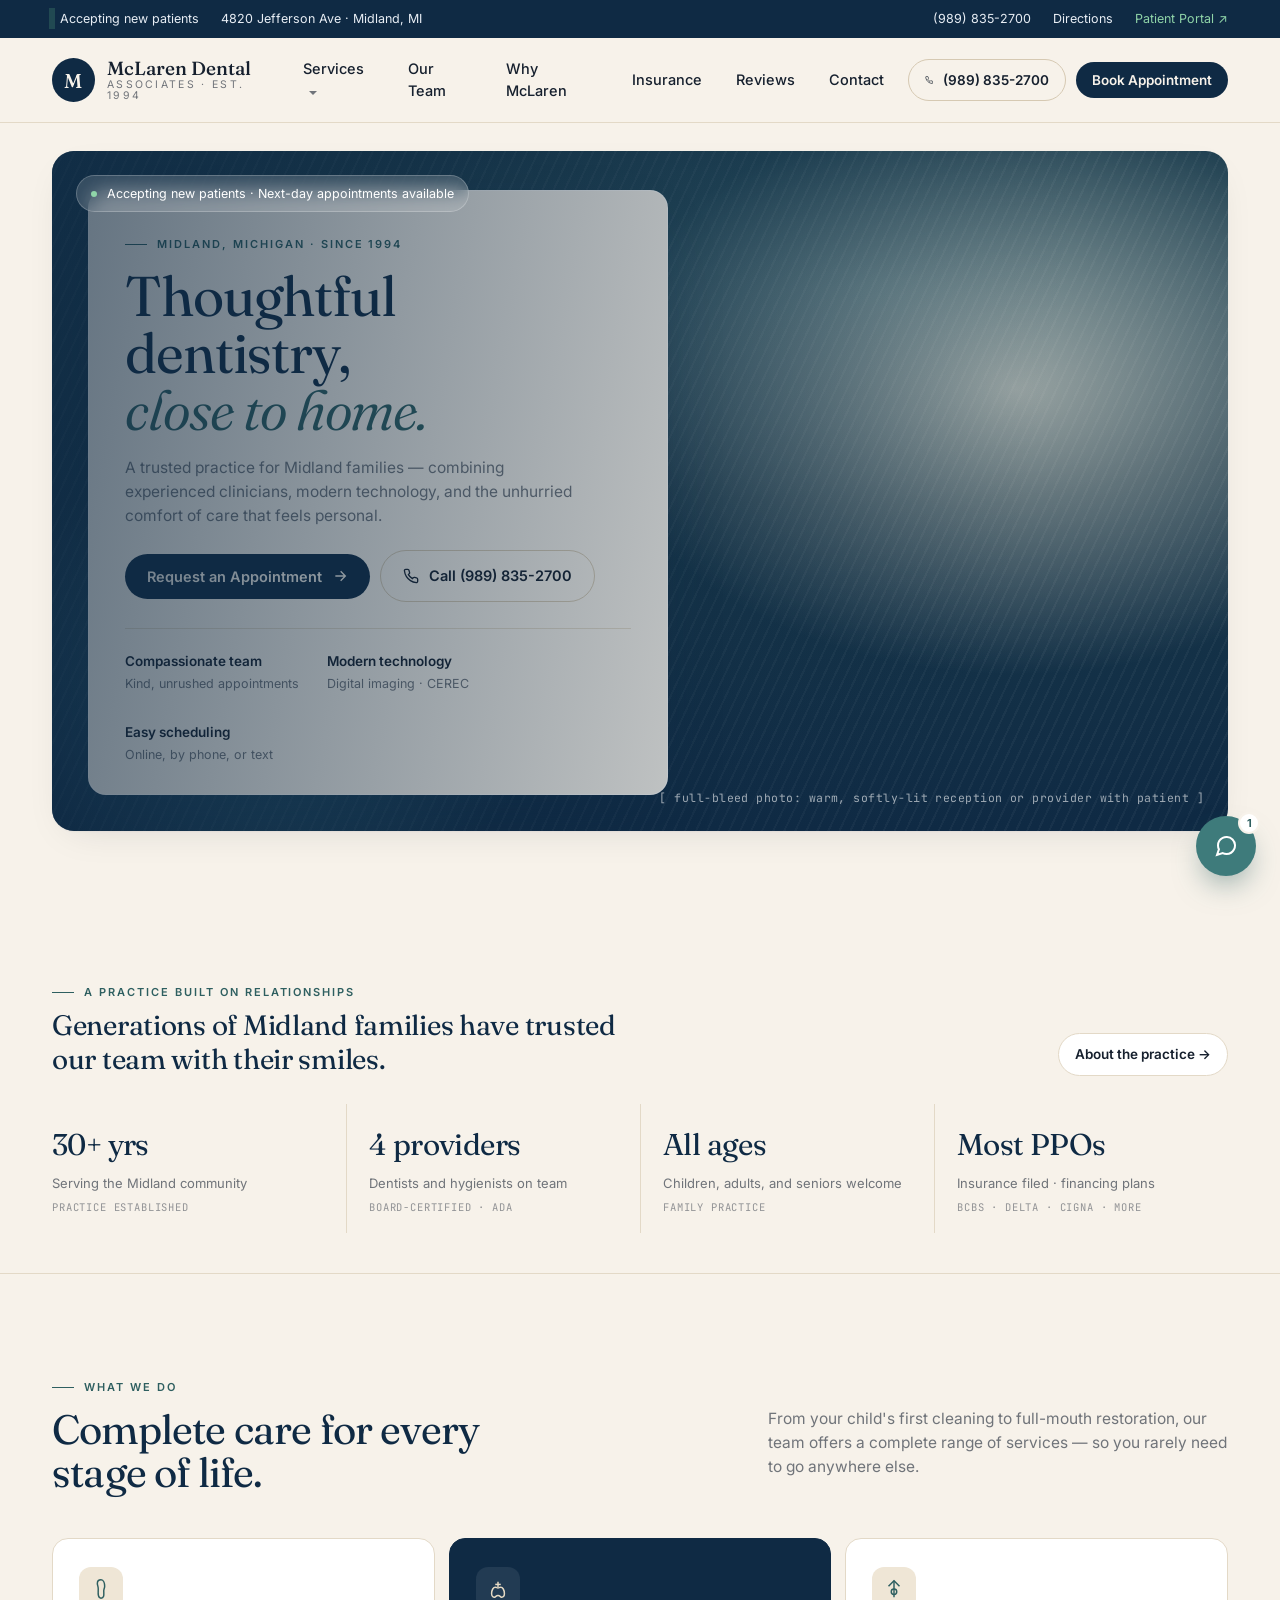
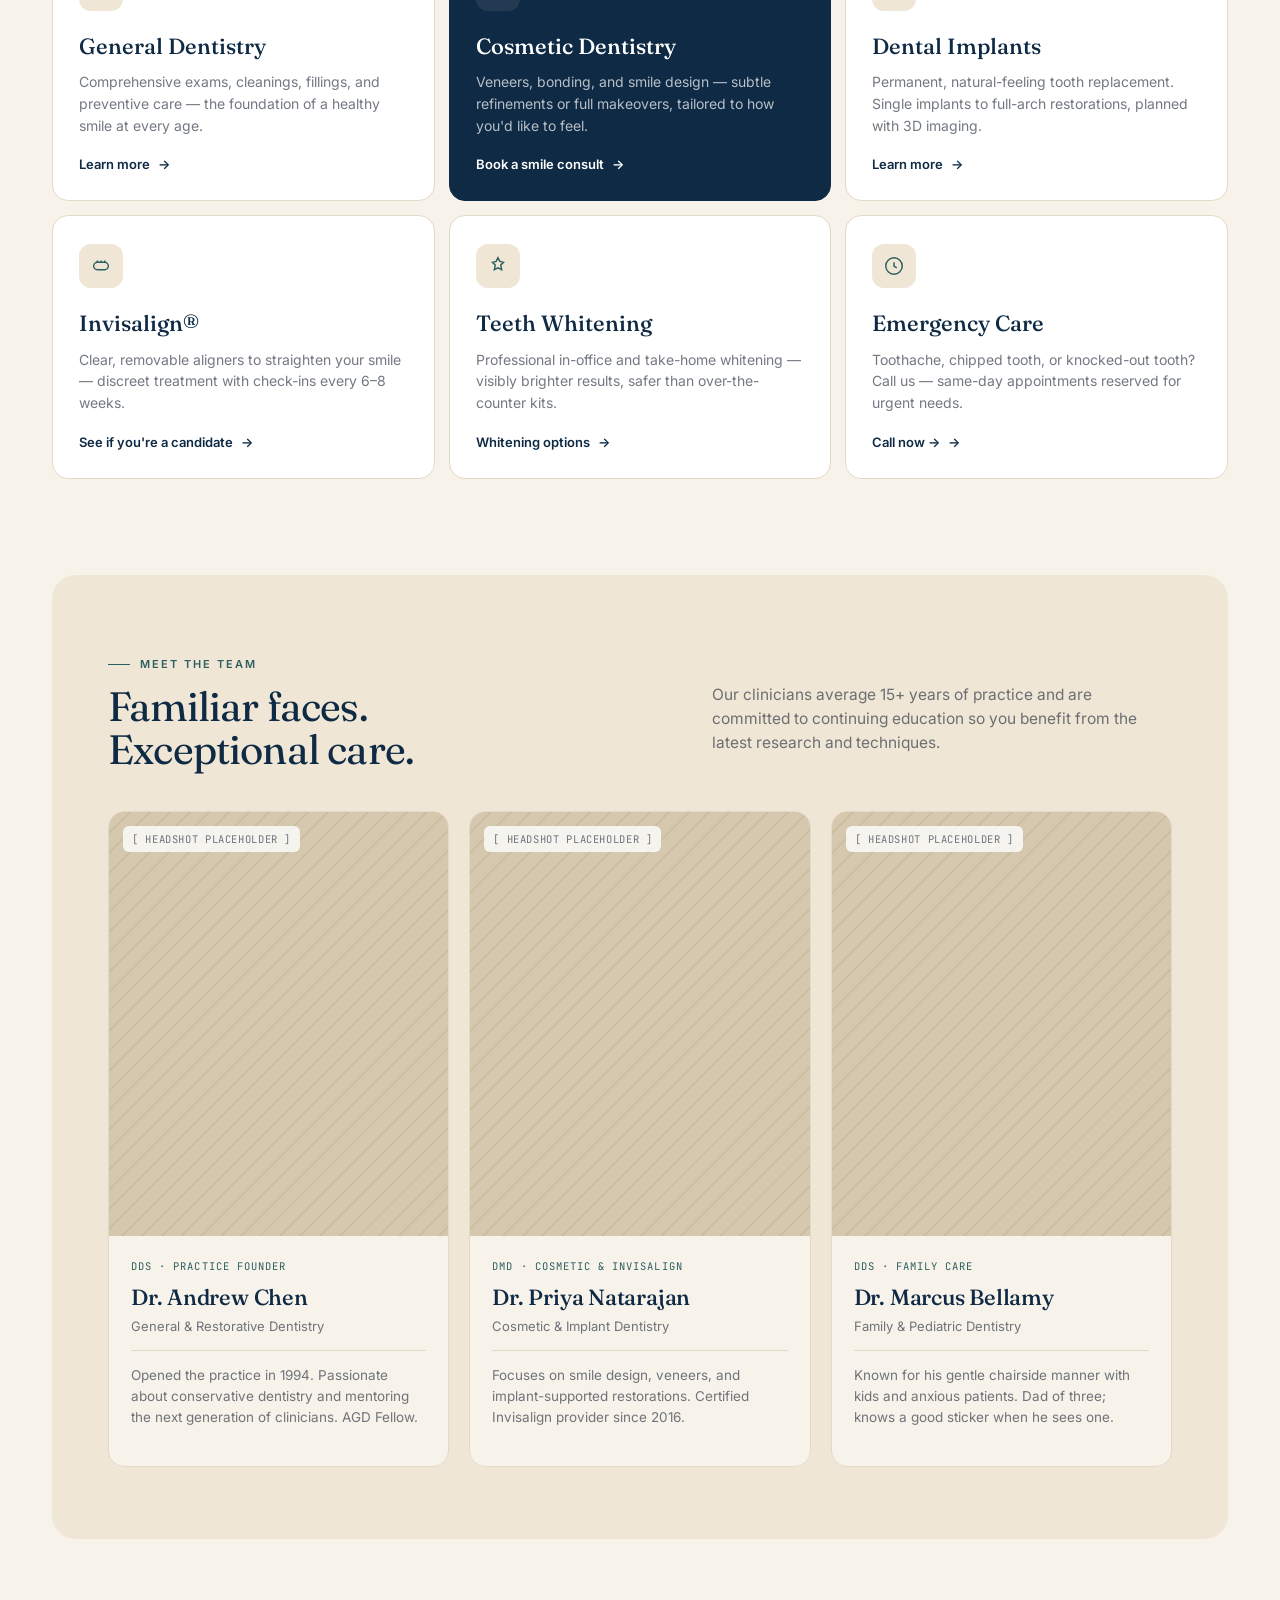
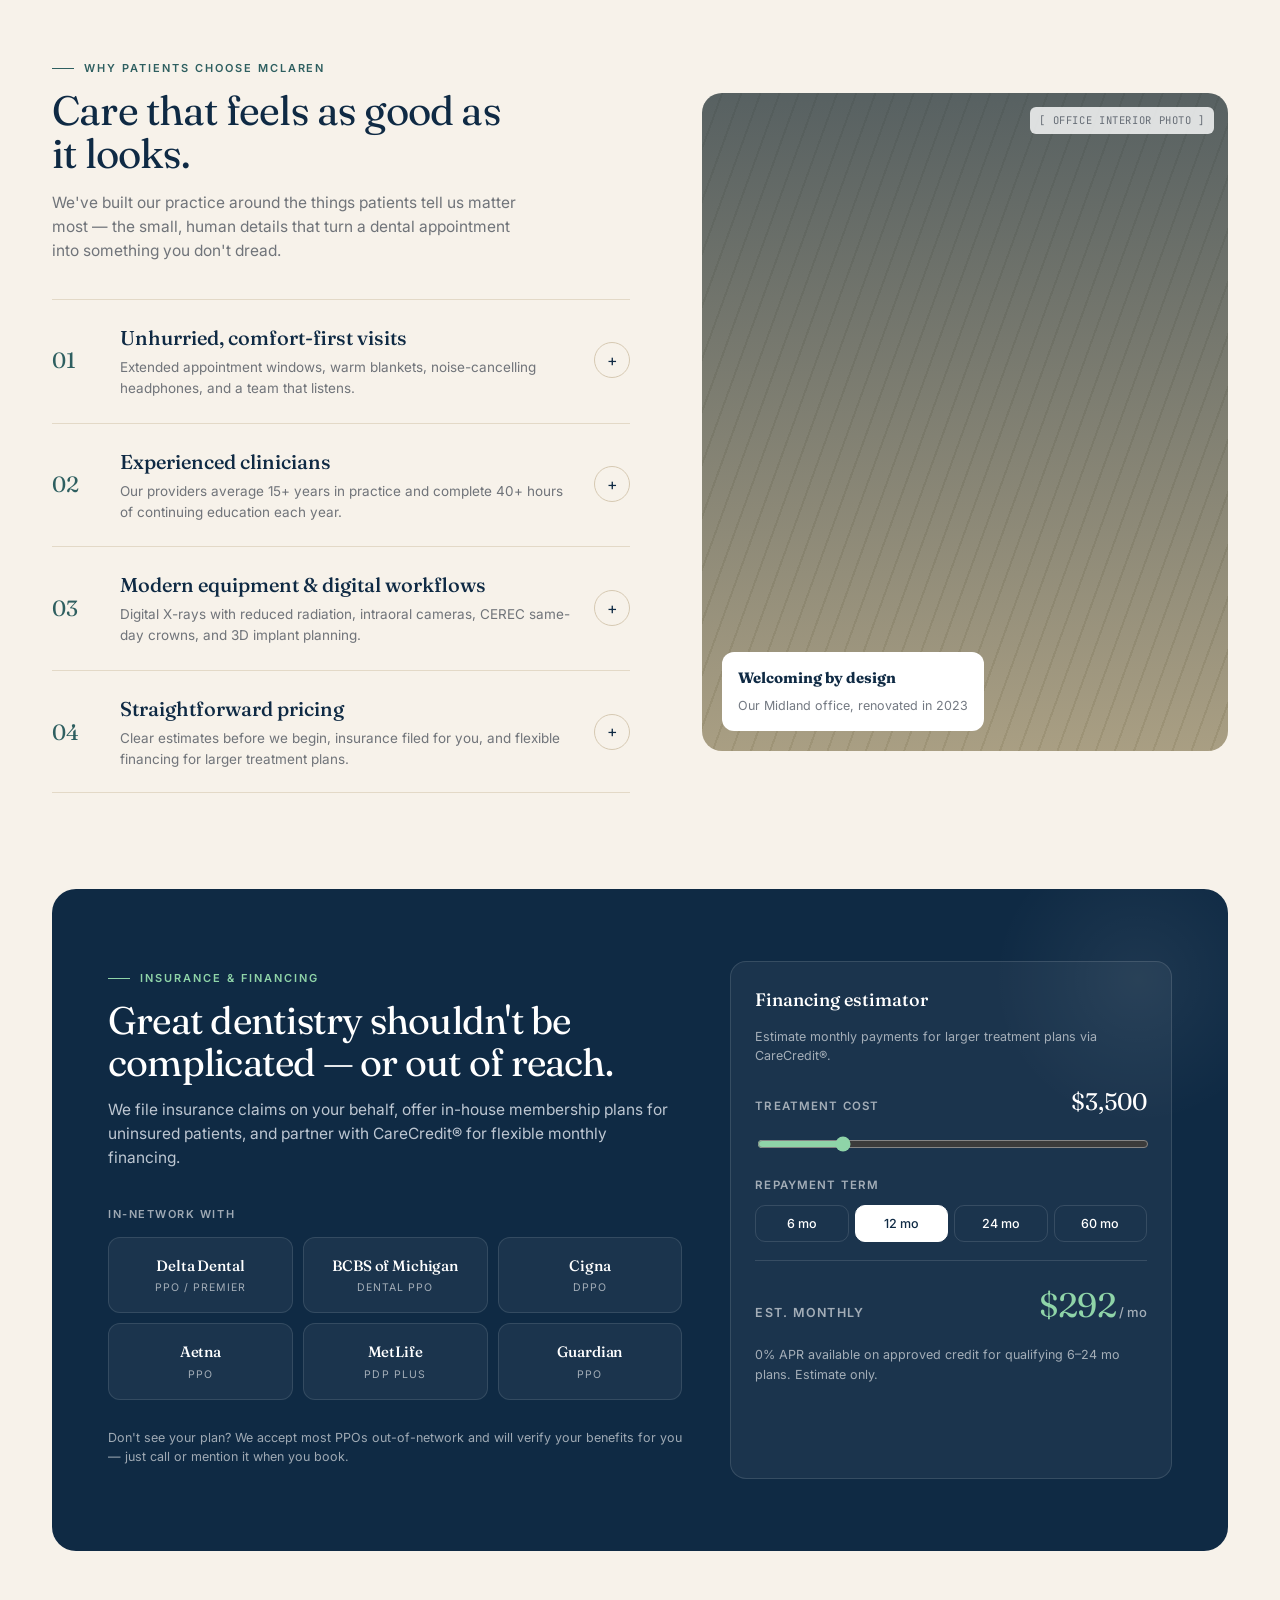
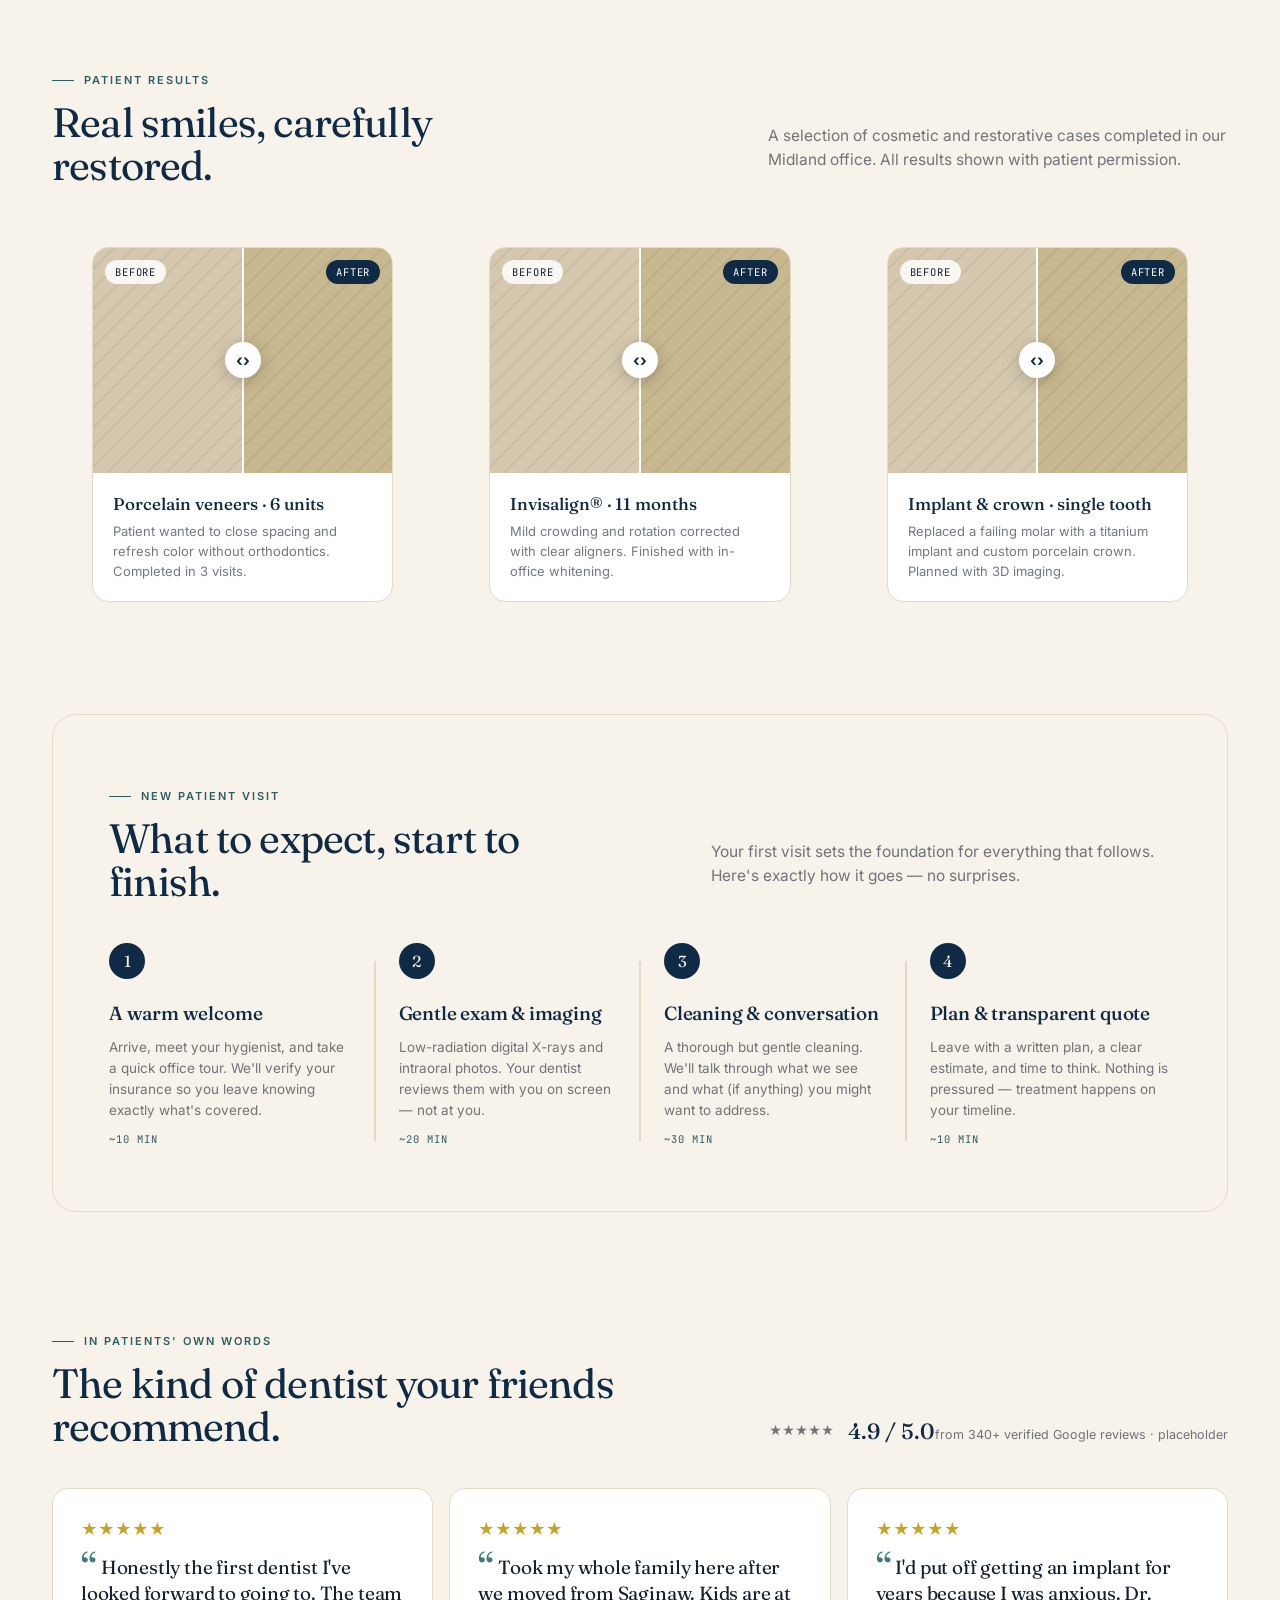
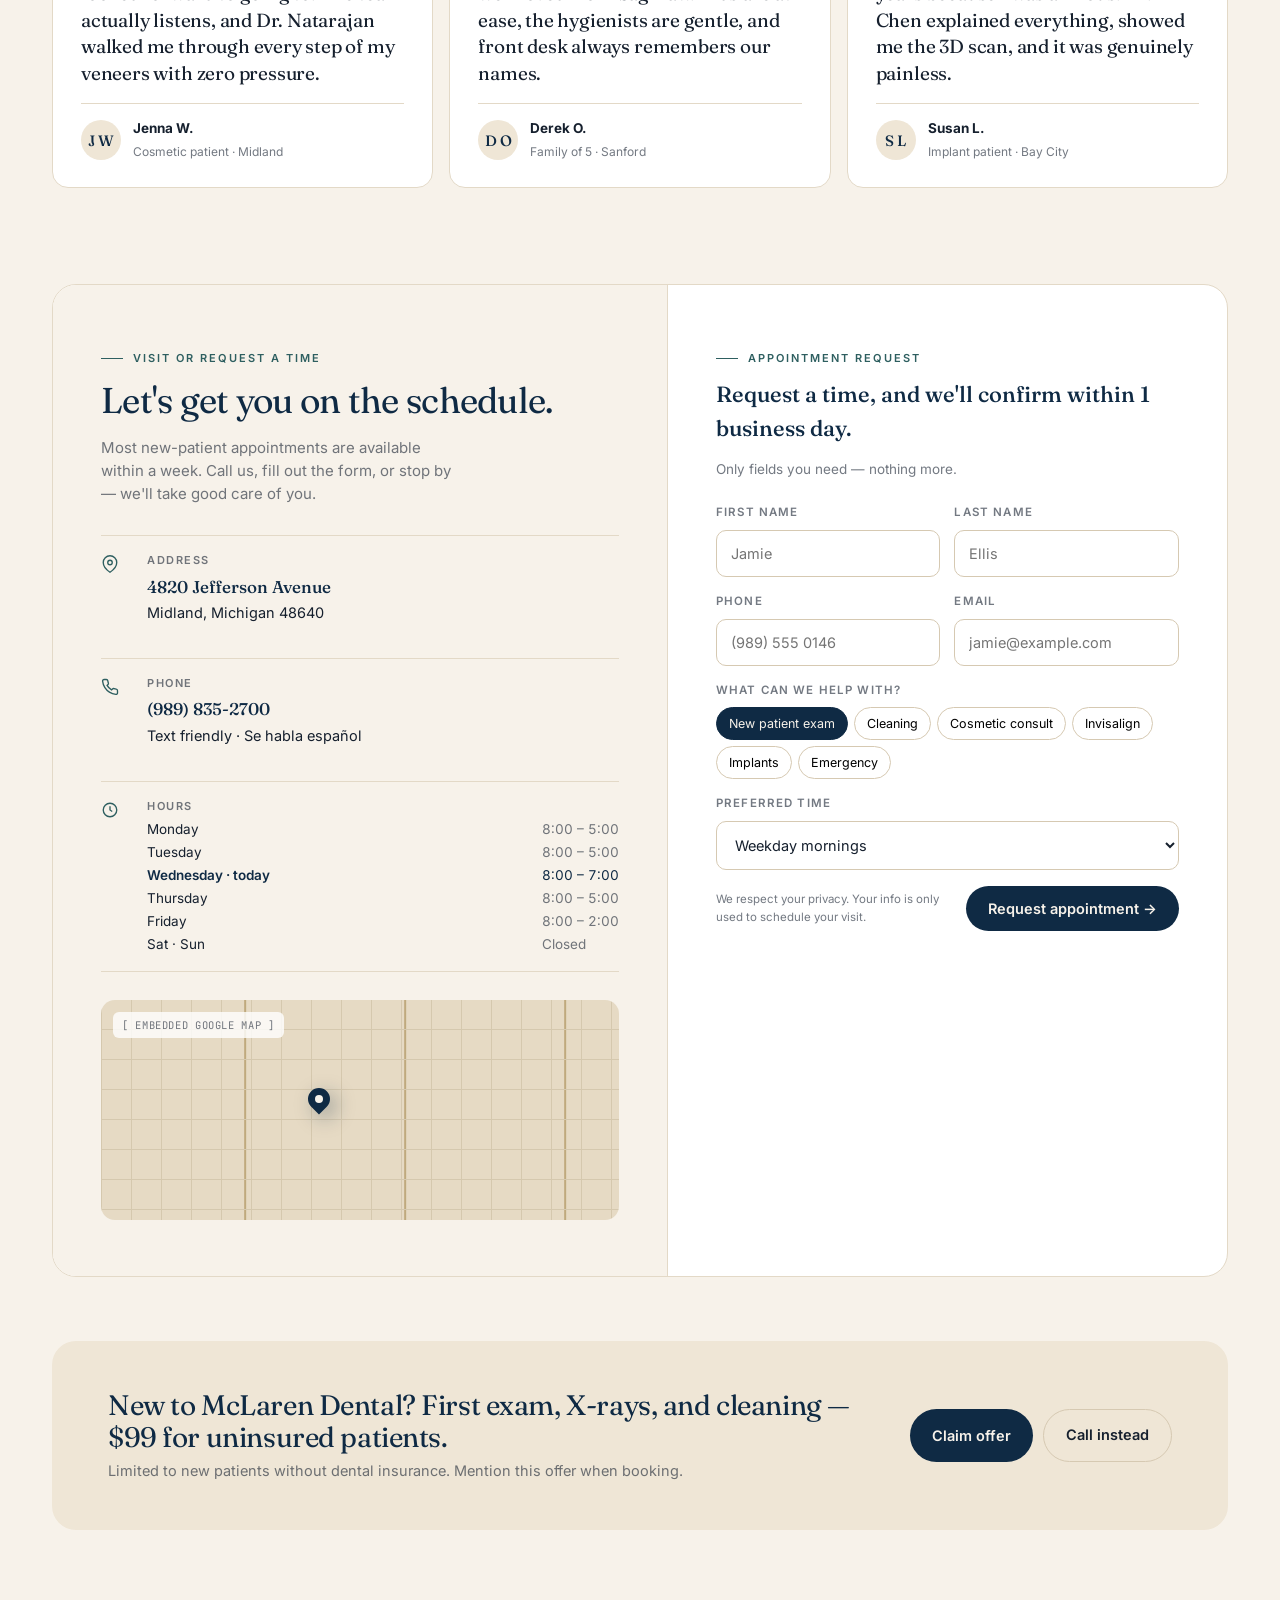
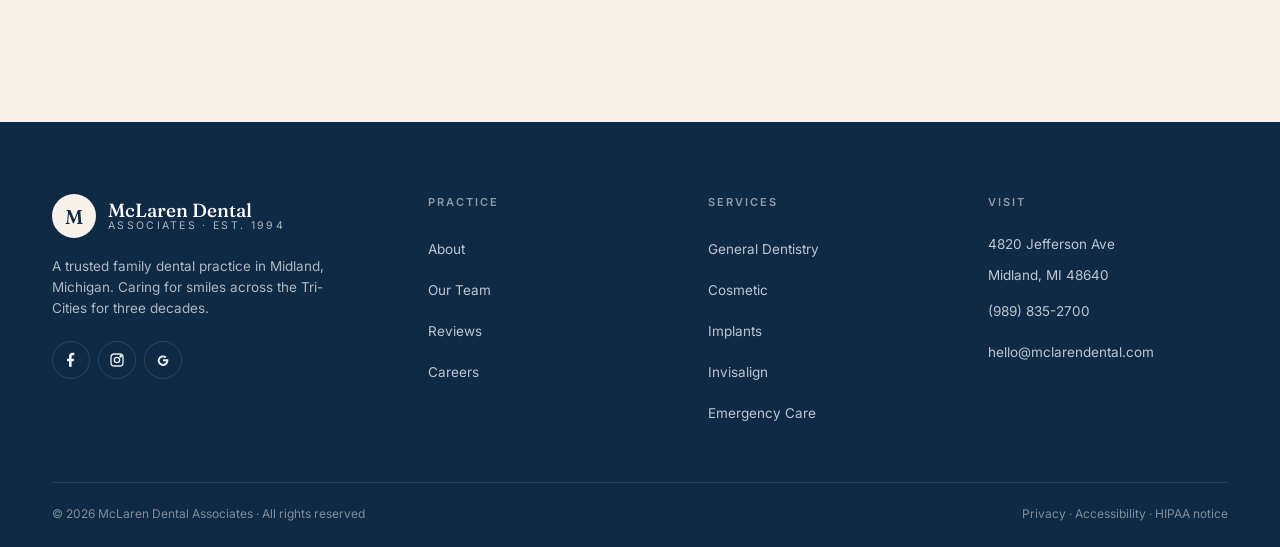
<file: design-source/Homepage v1.html>
<!doctype html>
<html lang="en">
<head>
<meta charset="utf-8" />
<meta name="viewport" content="width=device-width, initial-scale=1" />
<title>McLaren Dental Associates — Midland, Michigan</title>
<link rel="preconnect" href="https://fonts.googleapis.com">
<link rel="preconnect" href="https://fonts.gstatic.com" crossorigin>
<link rel="stylesheet" href="https://fonts.googleapis.com/css2?family=Fraunces:ital,opsz,wght@0,9..144,300..700;1,9..144,300..500&family=Inter:wght@400;500;600;700&family=JetBrains+Mono:wght@400;500&display=swap">
<style>
  :root{
    --navy:#0F2A44;
    --navy-2:#17375A;
    --ink:#16202E;
    --ink-60:#16202E99;
    --ink-45:#16202E73;
    --teal:#3E7B7B;
    --teal-deep:#2E5F60;
    --ivory:#F7F2EA;
    --cream:#EFE6D6;
    --cream-2:#E6DAC4;
    --rule:#E3D9C7;
    --rule-2:#D6C9B2;
    --white:#FDFBF6;
    --ok:#2E7D4F;
    --shadow: 0 1px 2px rgba(22,32,46,.04), 0 12px 40px -18px rgba(22,32,46,.15);
  }
  *{box-sizing:border-box}
  html,body{margin:0;padding:0}
  body{
    font-family:'Inter',system-ui,sans-serif;
    color:var(--ink);
    background:var(--ivory);
    -webkit-font-smoothing:antialiased;
    font-size:16px;
    line-height:1.55;
  }
  img,svg{display:block;max-width:100%}
  a{color:inherit;text-decoration:none}
  button{font-family:inherit;cursor:pointer;border:0;background:0}

  .serif{font-family:'Fraunces',Georgia,serif;font-optical-sizing:auto;letter-spacing:-.015em}
  .mono{font-family:'JetBrains Mono',ui-monospace,monospace}
  .eyebrow{
    font-size:11px;letter-spacing:.18em;text-transform:uppercase;font-weight:600;
    color:var(--teal-deep);display:inline-flex;align-items:center;gap:10px;
  }
  .eyebrow::before{content:"";width:22px;height:1px;background:var(--teal-deep);display:inline-block}

  .wrap{max-width:1240px;margin:0 auto;padding:0 32px}
  @media (max-width:720px){ .wrap{padding:0 20px} }

  /* ---------- TOP UTILITY BAR ---------- */
  .util{background:var(--navy);color:#E8EEF5;font-size:12.5px}
  .util .wrap{display:flex;justify-content:space-between;align-items:center;height:38px;gap:24px}
  .util .left,.util .right{display:flex;gap:22px;align-items:center}
  .util .dot{width:6px;height:6px;border-radius:50%;background:#6CC38A;box-shadow:0 0 0 3px #6CC38A33}
  .util a:hover{color:#fff}
  @media (max-width:820px){ .util .left{display:none} .util .wrap{justify-content:center} }

  /* ---------- NAV ---------- */
  .nav{background:var(--ivory);border-bottom:1px solid var(--rule);position:sticky;top:0;z-index:40;backdrop-filter:saturate(120%) blur(6px)}
  .nav .wrap{height:84px;display:flex;align-items:center;justify-content:space-between;gap:24px}
  .brand{display:flex;align-items:center;gap:12px}
  .brand-mark{
    width:44px;height:44px;border-radius:50%;
    background:var(--navy);color:var(--ivory);
    display:grid;place-items:center;font-family:'Fraunces',serif;font-weight:500;font-size:20px;letter-spacing:.02em;
  }
  .brand-name{line-height:1.05}
  .brand-name .n1{font-family:'Fraunces',serif;font-size:19px;font-weight:500}
  .brand-name .n2{font-size:10.5px;letter-spacing:.22em;text-transform:uppercase;color:var(--ink-60)}
  .nav-links{display:flex;gap:34px;align-items:center}
  .nav-links a{font-size:14.5px;font-weight:500;color:var(--ink);position:relative;padding:6px 0}
  .nav-links a.has-menu::after{content:"";margin-left:6px;display:inline-block;border:4px solid transparent;border-top-color:currentColor;transform:translateY(3px);opacity:.6}
  .nav-links a:hover{color:var(--teal-deep)}
  .nav-cta{display:flex;gap:10px;align-items:center}
  .menu-btn{display:none;width:42px;height:42px;border:1px solid var(--rule);border-radius:10px;align-items:center;justify-content:center;background:#fff}
  @media (max-width:960px){
    .nav-links{display:none}
    .menu-btn{display:flex}
    .nav .wrap{height:72px}
    .nav-cta .btn-ghost{display:none}
  }

  /* ---------- BUTTONS ---------- */
  .btn{
    display:inline-flex;align-items:center;gap:10px;
    padding:14px 22px;border-radius:999px;font-weight:600;font-size:14.5px;
    transition:transform .12s ease, background .15s ease, color .15s ease, box-shadow .15s ease;
    white-space:nowrap;
  }
  .btn:hover{transform:translateY(-1px)}
  .btn-primary{background:var(--navy);color:var(--ivory)}
  .btn-primary:hover{background:var(--navy-2);box-shadow:0 10px 30px -12px rgba(15,42,68,.5)}
  .btn-accent{background:var(--teal);color:#fff}
  .btn-accent:hover{background:var(--teal-deep)}
  .btn-ghost{background:transparent;color:var(--ink);border:1px solid var(--rule-2)}
  .btn-ghost:hover{background:#fff;border-color:var(--navy)}
  .btn-light{background:#fff;color:var(--ink);border:1px solid var(--rule)}
  .btn-light:hover{border-color:var(--navy)}
  .btn svg{width:16px;height:16px}
  .btn-sm{padding:10px 16px;font-size:13.5px}

  /* ---------- HERO ---------- */
  .hero{position:relative;padding:28px 0 80px}
  .hero-media{
    position:relative;border-radius:22px;overflow:hidden;
    height:min(78vh,680px);min-height:560px;
    background:
      radial-gradient(120% 80% at 70% 20%, #2d5563 0%, #18384a 40%, #0F2A44 100%);
    box-shadow: var(--shadow);
  }
  /* placeholder "photo" texture — softened abstract clinical/warm */
  .hero-media::before{
    content:"";position:absolute;inset:0;
    background:
      radial-gradient(60% 70% at 82% 35%, rgba(246,232,208,.55), transparent 60%),
      radial-gradient(40% 60% at 18% 78%, rgba(62,123,123,.45), transparent 60%),
      repeating-linear-gradient(115deg, rgba(255,255,255,.04) 0 2px, transparent 2px 10px);
    mix-blend-mode:screen;
  }
  .hero-media::after{
    content:"";position:absolute;inset:0;
    background:linear-gradient(100deg, rgba(15,42,68,.65) 0%, rgba(15,42,68,.25) 55%, transparent 80%);
  }
  .hero-tag{
    position:absolute;top:24px;left:24px;z-index:2;
    display:inline-flex;align-items:center;gap:10px;
    padding:8px 14px;background:rgba(255,255,255,.14);border:1px solid rgba(255,255,255,.22);
    color:#fff;border-radius:999px;font-size:12.5px;backdrop-filter:blur(10px)
  }
  .hero-tag .d{width:6px;height:6px;border-radius:50%;background:#8FD4A8}
  .hero-media-label{
    position:absolute;right:24px;bottom:24px;z-index:2;color:#fff9;font-size:11.5px;
    font-family:'JetBrains Mono',monospace;letter-spacing:.04em
  }

  .hero-card{
    position:absolute;left:36px;bottom:36px;max-width:580px;
    background:var(--ivory);border-radius:18px;padding:36px 36px 30px;
    box-shadow:0 30px 70px -30px rgba(15,42,68,.45);
    border:1px solid rgba(255,255,255,.6);
  }
  .hero h1{
    font-family:'Fraunces',serif;font-weight:400;
    font-size:clamp(34px,4.4vw,56px);line-height:1.02;letter-spacing:-.02em;margin:14px 0 18px;color:var(--navy)
  }
  .hero h1 em{font-style:italic;color:var(--teal-deep);font-weight:350}
  .hero-sub{font-size:15.5px;color:var(--ink-60);margin-bottom:22px;max-width:46ch}
  .hero-ctas{display:flex;gap:10px;flex-wrap:wrap;align-items:center}
  .hero-ctas .hint{font-size:12.5px;color:var(--ink-60);margin-left:4px}
  .hero-meta{
    display:flex;gap:28px;margin-top:26px;padding-top:22px;border-top:1px solid var(--rule);
    font-size:12.5px;color:var(--ink-60);flex-wrap:wrap
  }
  .hero-meta b{color:var(--ink);font-weight:600;display:block;font-size:13.5px;margin-bottom:2px}

  @media (max-width:860px){
    .hero-card{position:static;margin:-80px 12px 0;max-width:none}
    .hero-media{height:58vh;min-height:420px;border-radius:18px}
  }

  /* ---------- TRUST BAR ---------- */
  .trust{padding:64px 0 40px;border-bottom:1px solid var(--rule)}
  .trust-grid{display:grid;grid-template-columns:repeat(4,1fr);gap:0;margin-top:28px}
  .trust-item{padding:18px 22px;border-left:1px solid var(--rule)}
  .trust-item:first-child{border-left:0;padding-left:0}
  .trust-item h3{font-family:'Fraunces',serif;font-weight:400;font-size:30px;color:var(--navy);margin:0 0 4px;letter-spacing:-.02em}
  .trust-item .sub{font-size:13px;color:var(--ink-60)}
  .trust-item .note{font-size:10.5px;font-family:'JetBrains Mono',monospace;color:var(--ink-45);margin-top:6px;text-transform:uppercase;letter-spacing:.08em}
  .trust-head{display:flex;justify-content:space-between;align-items:end;gap:24px;flex-wrap:wrap}
  .trust-head h2{font-family:'Fraunces',serif;font-weight:400;font-size:clamp(22px,2.2vw,28px);max-width:32ch;margin:8px 0 0;color:var(--navy);letter-spacing:-.01em;line-height:1.2}
  @media (max-width:860px){.trust-grid{grid-template-columns:repeat(2,1fr)}.trust-item{border-left:0;border-top:1px solid var(--rule);padding:20px 0}.trust-item:first-child{padding-top:20px}}

  /* ---------- SERVICES ---------- */
  .sec{padding:96px 0}
  .sec-head{display:flex;justify-content:space-between;align-items:end;gap:32px;margin-bottom:44px;flex-wrap:wrap}
  .sec-head h2{font-family:'Fraunces',serif;font-weight:400;font-size:clamp(32px,3.2vw,44px);color:var(--navy);margin:12px 0 0;letter-spacing:-.02em;line-height:1.05;max-width:18ch}
  .sec-head .lede{max-width:46ch;color:var(--ink-60);font-size:15.5px}

  .services{display:grid;grid-template-columns:repeat(3,1fr);gap:14px}
  .svc{
    background:#fff;border:1px solid var(--rule);border-radius:16px;padding:28px 26px 26px;
    position:relative;display:flex;flex-direction:column;min-height:260px;transition:all .2s ease;cursor:pointer
  }
  .svc:hover{border-color:var(--navy);transform:translateY(-2px);box-shadow:var(--shadow)}
  .svc-ic{
    width:44px;height:44px;border-radius:12px;background:var(--cream);
    display:grid;place-items:center;margin-bottom:18px;color:var(--teal-deep)
  }
  .svc h3{font-family:'Fraunces',serif;font-weight:500;font-size:22px;margin:0 0 8px;color:var(--navy)}
  .svc p{font-size:14px;color:var(--ink-60);margin:0 0 18px;line-height:1.55}
  .svc .svc-link{margin-top:auto;font-size:13px;font-weight:600;color:var(--navy);display:inline-flex;align-items:center;gap:8px}
  .svc .svc-link::after{content:"→";transition:transform .2s}
  .svc:hover .svc-link::after{transform:translateX(3px)}
  .svc.feature{background:var(--navy);color:#fff;border-color:var(--navy)}
  .svc.feature h3{color:#fff}
  .svc.feature p{color:#ffffffb3}
  .svc.feature .svc-ic{background:#ffffff14;color:#E6DAC4}
  .svc.feature .svc-link{color:#fff}
  @media (max-width:860px){.services{grid-template-columns:1fr}}

  /* ---------- PROVIDERS ---------- */
  .providers-wrap{background:var(--cream);border-radius:24px;padding:72px 56px}
  .providers{display:grid;grid-template-columns:repeat(3,1fr);gap:20px;margin-top:40px}
  .provider{background:var(--ivory);border-radius:16px;overflow:hidden;border:1px solid var(--rule)}
  .provider .photo{
    aspect-ratio: 4/5;
    background:
      repeating-linear-gradient(135deg, #cbbea3 0 2px, #d5c8ae 2px 14px),
      var(--cream-2);
    position:relative;
  }
  .provider .photo .lbl{
    position:absolute;left:14px;top:14px;font-family:'JetBrains Mono',monospace;font-size:10.5px;
    background:#ffffffcc;padding:5px 9px;border-radius:6px;color:var(--ink-60);letter-spacing:.06em;text-transform:uppercase
  }
  .provider .meta{padding:22px 22px 24px}
  .provider .creds{font-family:'JetBrains Mono',monospace;font-size:10.5px;letter-spacing:.1em;color:var(--teal-deep);text-transform:uppercase;margin-bottom:6px}
  .provider h4{font-family:'Fraunces',serif;font-weight:500;font-size:22px;color:var(--navy);margin:0 0 2px;letter-spacing:-.01em}
  .provider .role{font-size:13px;color:var(--ink-60);margin-bottom:14px}
  .provider .bio{font-size:13.5px;color:var(--ink-60);line-height:1.55;border-top:1px solid var(--rule);padding-top:14px}
  @media (max-width:860px){.providers{grid-template-columns:1fr}.providers-wrap{padding:44px 24px}}

  /* ---------- WHY US ---------- */
  .why{display:grid;grid-template-columns:1.1fr 1fr;gap:72px;align-items:center}
  .why-list{display:flex;flex-direction:column;gap:2px;margin-top:36px}
  .why-item{padding:22px 0;border-top:1px solid var(--rule);display:grid;grid-template-columns:48px 1fr auto;gap:20px;align-items:center;cursor:pointer;transition:padding .2s}
  .why-item:last-child{border-bottom:1px solid var(--rule)}
  .why-item:hover{padding-left:8px}
  .why-num{font-family:'Fraunces',serif;font-size:22px;color:var(--teal-deep);font-weight:400}
  .why-item h4{font-family:'Fraunces',serif;font-weight:500;font-size:20px;margin:0 0 4px;color:var(--navy)}
  .why-item p{margin:0;font-size:13.5px;color:var(--ink-60);max-width:50ch}
  .why-item .plus{width:36px;height:36px;border-radius:50%;border:1px solid var(--rule-2);display:grid;place-items:center;color:var(--navy)}
  .why-visual{
    aspect-ratio:4/5;border-radius:20px;position:relative;overflow:hidden;
    background:
      linear-gradient(180deg, rgba(15,42,68,.6), rgba(15,42,68,.15)),
      repeating-linear-gradient(110deg, #b8a780 0 2px, #c4b38e 2px 18px),
      var(--cream-2);
  }
  .why-visual .tag{
    position:absolute;left:20px;bottom:20px;background:#fff;border-radius:12px;padding:14px 16px;max-width:72%
  }
  .why-visual .tag b{font-family:'Fraunces',serif;color:var(--navy);font-size:15px;display:block;margin-bottom:2px}
  .why-visual .tag span{font-size:12.5px;color:var(--ink-60)}
  .why-visual .photo-note{position:absolute;top:14px;right:14px;font-family:'JetBrains Mono',monospace;font-size:10.5px;background:#ffffffcc;padding:5px 9px;border-radius:6px;color:var(--ink-60);letter-spacing:.06em;text-transform:uppercase}
  @media (max-width:860px){.why{grid-template-columns:1fr;gap:40px}}

  /* ---------- INSURANCE / FINANCING ---------- */
  .finance{background:var(--navy);color:#E8EEF5;border-radius:24px;padding:72px 56px;position:relative;overflow:hidden}
  .finance::before{content:"";position:absolute;top:-80px;right:-80px;width:340px;height:340px;border-radius:50%;background:radial-gradient(circle, #ffffff10, transparent 60%)}
  .finance .eyebrow{color:#8FD4A8}
  .finance .eyebrow::before{background:#8FD4A8}
  .finance h2{font-family:'Fraunces',serif;font-weight:400;font-size:clamp(28px,3vw,40px);color:#fff;letter-spacing:-.02em;margin:12px 0 14px;line-height:1.1}
  .finance p.lede{color:#E8EEF5cc;max-width:56ch;margin:0 0 36px;font-size:15.5px}
  .finance-grid{display:grid;grid-template-columns:1.3fr 1fr;gap:48px;position:relative;z-index:1}
  .insurers{display:grid;grid-template-columns:repeat(3,1fr);gap:10px;margin-bottom:28px}
  .insurer{
    background:#ffffff0d;border:1px solid #ffffff1c;border-radius:12px;padding:16px 14px;
    font-family:'Fraunces',serif;font-weight:500;font-size:15px;color:#fff;text-align:center;letter-spacing:-.01em
  }
  .insurer small{display:block;font-family:'Inter',sans-serif;font-size:10.5px;color:#ffffff99;font-weight:400;text-transform:uppercase;letter-spacing:.1em;margin-top:3px}
  .finance-note{font-size:12.5px;color:#ffffff99}
  /* calc */
  .calc{background:#ffffff0d;border:1px solid #ffffff1f;border-radius:16px;padding:24px}
  .calc h4{font-family:'Fraunces',serif;font-weight:500;font-size:18px;color:#fff;margin:0 0 4px}
  .calc .calc-sub{font-size:12.5px;color:#ffffff99;margin-bottom:18px}
  .calc label{font-size:11.5px;letter-spacing:.1em;text-transform:uppercase;color:#ffffff99;display:block;margin-bottom:10px;font-weight:600}
  .calc .row{margin-bottom:18px}
  .calc .amt{display:flex;justify-content:space-between;align-items:baseline;margin-bottom:8px}
  .calc .amt .v{font-family:'Fraunces',serif;font-size:24px;color:#fff}
  .calc input[type=range]{width:100%;accent-color:#8FD4A8}
  .calc .segs{display:grid;grid-template-columns:repeat(4,1fr);gap:6px}
  .calc .seg{padding:10px 6px;border-radius:10px;border:1px solid #ffffff1f;background:transparent;color:#fff;font-size:12.5px;font-weight:500;transition:all .15s}
  .calc .seg:hover{border-color:#ffffff55}
  .calc .seg.active{background:#fff;color:var(--navy);border-color:#fff}
  .calc .result{
    margin-top:18px;padding-top:18px;border-top:1px solid #ffffff1f;
    display:flex;justify-content:space-between;align-items:baseline
  }
  .calc .result .lbl{font-size:12.5px;color:#ffffff99;text-transform:uppercase;letter-spacing:.1em;font-weight:600}
  .calc .result .val{font-family:'Fraunces',serif;font-size:34px;color:#8FD4A8;letter-spacing:-.02em}
  .calc .result .val small{font-family:'Inter',sans-serif;font-size:13px;font-weight:500;color:#ffffff99;letter-spacing:0}
  @media (max-width:960px){.finance-grid{grid-template-columns:1fr}.finance{padding:48px 28px}}
  @media (max-width:520px){.insurers{grid-template-columns:repeat(2,1fr)}}

  /* ---------- BEFORE / AFTER ---------- */
  .ba-grid{display:grid;grid-template-columns:repeat(3,1fr);gap:16px;margin-top:36px}
  .ba{
    border-radius:16px;overflow:hidden;background:#fff;border:1px solid var(--rule);
  }
  .ba-img{
    position:relative;aspect-ratio:4/3;
    background:
      linear-gradient(90deg, #d5c8ae 50%, #c8b890 50%);
    overflow:hidden
  }
  .ba-img::before,.ba-img::after{
    content:"";position:absolute;top:0;bottom:0;width:50%;
    background:repeating-linear-gradient(135deg, rgba(0,0,0,.05) 0 2px, transparent 2px 14px)
  }
  .ba-img::before{left:0}
  .ba-img::after{right:0}
  .ba-divider{position:absolute;top:0;bottom:0;left:50%;width:2px;background:#fff;z-index:2;transform:translateX(-50%)}
  .ba-handle{position:absolute;left:50%;top:50%;transform:translate(-50%,-50%);width:36px;height:36px;border-radius:50%;background:#fff;display:grid;place-items:center;box-shadow:0 4px 18px rgba(0,0,0,.2);z-index:3;color:var(--navy);font-weight:700}
  .ba-lbl{position:absolute;top:12px;font-family:'JetBrains Mono',monospace;font-size:10.5px;padding:4px 10px;border-radius:20px;background:#ffffffd9;color:var(--ink);letter-spacing:.08em;text-transform:uppercase;z-index:2}
  .ba-lbl.before{left:12px}
  .ba-lbl.after{right:12px;background:var(--navy);color:#fff}
  .ba-meta{padding:18px 20px 20px}
  .ba-meta h4{font-family:'Fraunces',serif;font-weight:500;font-size:17px;color:var(--navy);margin:0 0 4px}
  .ba-meta p{font-size:13px;color:var(--ink-60);margin:0}
  @media (max-width:860px){.ba-grid{grid-template-columns:1fr}}

  /* ---------- WHAT TO EXPECT ---------- */
  .expect{background:var(--ivory);border:1px solid var(--rule);border-radius:24px;padding:64px 56px}
  .expect-grid{display:grid;grid-template-columns:repeat(4,1fr);gap:0;margin-top:40px;position:relative}
  .expect-step{padding:0 24px;position:relative}
  .expect-step:not(:last-child)::after{
    content:"";position:absolute;top:18px;right:-1px;width:2px;height:calc(100% - 24px);background:var(--rule)
  }
  .expect-step:first-child{padding-left:0}
  .expect-step:last-child{padding-right:0}
  .expect-num{
    width:36px;height:36px;border-radius:50%;background:var(--navy);color:var(--ivory);display:grid;place-items:center;
    font-family:'Fraunces',serif;font-size:16px;margin-bottom:20px
  }
  .expect-step h4{font-family:'Fraunces',serif;font-weight:500;font-size:19px;color:var(--navy);margin:0 0 8px;letter-spacing:-.01em}
  .expect-step p{font-size:13.5px;color:var(--ink-60);margin:0;line-height:1.55}
  .expect-step time{font-family:'JetBrains Mono',monospace;font-size:10.5px;color:var(--teal-deep);letter-spacing:.1em;text-transform:uppercase;display:block;margin-top:10px}
  @media (max-width:860px){.expect-grid{grid-template-columns:1fr;gap:24px}.expect-step{padding:0 0 24px!important;border-bottom:1px solid var(--rule)}.expect-step::after{display:none}.expect-step:last-child{border-bottom:0;padding-bottom:0}.expect{padding:44px 28px}}

  /* ---------- TESTIMONIALS ---------- */
  .tests-head{display:flex;justify-content:space-between;align-items:end;margin-bottom:40px;gap:24px;flex-wrap:wrap}
  .tests-head .avg{display:flex;align-items:center;gap:14px}
  .stars{display:inline-flex;gap:2px;color:#C9A227}
  .tests-head .avg b{font-family:'Fraunces',serif;font-size:22px;color:var(--navy);font-weight:500}
  .tests-head .avg span{font-size:12.5px;color:var(--ink-60)}
  .tests{display:grid;grid-template-columns:repeat(3,1fr);gap:16px}
  .test{
    background:#fff;border:1px solid var(--rule);border-radius:16px;padding:28px 28px 24px;
    display:flex;flex-direction:column;gap:16px;min-height:280px
  }
  .test .stars{margin-bottom:-4px}
  .test blockquote{margin:0;font-family:'Fraunces',serif;font-weight:400;font-size:19px;line-height:1.4;color:var(--ink);letter-spacing:-.01em}
  .test blockquote::before{content:"“";font-size:40px;color:var(--teal);line-height:0;margin-right:4px;vertical-align:-8px;font-family:'Fraunces',serif}
  .test-foot{margin-top:auto;display:flex;align-items:center;gap:12px;padding-top:14px;border-top:1px solid var(--rule)}
  .test-avatar{width:40px;height:40px;border-radius:50%;background:var(--cream);display:grid;place-items:center;font-family:'Fraunces',serif;font-weight:500;color:var(--navy);font-size:15px}
  .test-foot b{font-size:13.5px;display:block;color:var(--ink)}
  .test-foot span{font-size:12px;color:var(--ink-60)}
  @media (max-width:860px){.tests{grid-template-columns:1fr}}

  /* ---------- CONTACT ---------- */
  .contact-card{background:#fff;border:1px solid var(--rule);border-radius:24px;overflow:hidden;display:grid;grid-template-columns:1.1fr 1fr}
  .contact-info{padding:56px 48px;background:var(--ivory);border-right:1px solid var(--rule)}
  .contact-info h2{font-family:'Fraunces',serif;font-weight:400;font-size:clamp(28px,2.8vw,38px);color:var(--navy);margin:14px 0 14px;letter-spacing:-.02em;line-height:1.1}
  .contact-info .lede{color:var(--ink-60);font-size:15px;margin-bottom:30px;max-width:40ch}
  .contact-rows{display:flex;flex-direction:column;gap:18px;margin-bottom:28px}
  .c-row{display:grid;grid-template-columns:32px 1fr;gap:14px;padding:16px 0;border-top:1px solid var(--rule)}
  .c-row:last-child{border-bottom:1px solid var(--rule)}
  .c-row .ic{color:var(--teal-deep);margin-top:3px}
  .c-row .k{font-size:11px;letter-spacing:.14em;text-transform:uppercase;color:var(--ink-60);font-weight:600;margin-bottom:4px}
  .c-row .v{font-size:14.5px;color:var(--ink)}
  .c-row .v b{font-family:'Fraunces',serif;font-weight:500;font-size:17px;color:var(--navy);display:block;margin-bottom:2px}
  .hours{display:grid;grid-template-columns:1fr auto;gap:2px 14px;font-size:13.5px}
  .hours .d{color:var(--ink)}
  .hours .h{color:var(--ink-60);font-variant-numeric:tabular-nums}
  .hours .today{background:var(--cream);margin:0 -8px;padding:3px 8px;border-radius:6px}
  .hours .today .d{font-weight:600;color:var(--navy)}
  .hours .today .h{color:var(--navy)}

  .map{
    position:relative;background:var(--cream-2);min-height:220px;margin-top:24px;border-radius:14px;overflow:hidden;
    background-image:
      linear-gradient(90deg, #d5c8ae 1px, transparent 1px),
      linear-gradient(0deg, #d5c8ae 1px, transparent 1px),
      linear-gradient(90deg, #bfa97d 2px, transparent 2px);
    background-size: 30px 30px, 30px 30px, 160px 100%;
    background-position: 0 0, 0 0, 40% 0;
  }
  .map::after{
    content:"";position:absolute;left:40%;top:40%;width:22px;height:22px;border-radius:50% 50% 50% 0;transform:rotate(-45deg);background:var(--navy);box-shadow:0 8px 20px rgba(15,42,68,.35)
  }
  .map .pin-dot{position:absolute;left:calc(40% + 7px);top:calc(40% + 7px);width:8px;height:8px;border-radius:50%;background:var(--ivory);z-index:2}
  .map .map-note{position:absolute;top:12px;left:12px;font-family:'JetBrains Mono',monospace;font-size:10.5px;background:#ffffffcc;padding:5px 9px;border-radius:6px;color:var(--ink-60);letter-spacing:.06em;text-transform:uppercase}

  /* form */
  .contact-form{padding:56px 48px}
  .contact-form h3{font-family:'Fraunces',serif;font-weight:500;font-size:22px;color:var(--navy);margin:0 0 4px}
  .contact-form .fsub{font-size:13.5px;color:var(--ink-60);margin-bottom:24px}
  .field{display:block;margin-bottom:16px}
  .field label{display:block;font-size:11.5px;letter-spacing:.1em;text-transform:uppercase;color:var(--ink-60);font-weight:600;margin-bottom:8px}
  .field input,.field select,.field textarea{
    width:100%;padding:14px 14px;border:1px solid var(--rule-2);border-radius:10px;
    font-family:inherit;font-size:14.5px;color:var(--ink);background:#fff;transition:border .15s, box-shadow .15s
  }
  .field input:focus,.field select:focus,.field textarea:focus{
    outline:none;border-color:var(--navy);box-shadow:0 0 0 3px #0F2A4418
  }
  .field textarea{min-height:90px;resize:vertical;font-family:inherit}
  .two-up{display:grid;grid-template-columns:1fr 1fr;gap:14px}
  .svc-pills{display:flex;flex-wrap:wrap;gap:6px}
  .pill{
    padding:8px 12px;border:1px solid var(--rule-2);border-radius:999px;background:#fff;
    font-size:12.5px;cursor:pointer;transition:all .15s
  }
  .pill:hover{border-color:var(--navy)}
  .pill.active{background:var(--navy);color:var(--ivory);border-color:var(--navy)}
  .form-foot{display:flex;align-items:center;justify-content:space-between;gap:12px;margin-top:10px;flex-wrap:wrap}
  .form-foot .privacy{font-size:11.5px;color:var(--ink-60);max-width:34ch}
  .form-success{
    padding:20px;background:#F3F8F4;border:1px solid #CDE6D4;border-radius:12px;color:#1F5A38;font-size:14px;margin-bottom:16px;display:none
  }
  .form-success.visible{display:block}
  @media (max-width:960px){.contact-card{grid-template-columns:1fr}.contact-info{border-right:0;border-bottom:1px solid var(--rule);padding:44px 28px}.contact-form{padding:44px 28px}}

  /* ---------- CTA BAND ---------- */
  .cta-band{
    margin:64px 0 96px;background:var(--cream);border-radius:24px;padding:48px 56px;
    display:grid;grid-template-columns:1.3fr auto;gap:32px;align-items:center
  }
  .cta-band h3{font-family:'Fraunces',serif;font-weight:400;font-size:clamp(22px,2.2vw,30px);color:var(--navy);margin:0 0 6px;letter-spacing:-.015em;line-height:1.15}
  .cta-band p{margin:0;font-size:14.5px;color:var(--ink-60)}
  .cta-band .actions{display:flex;gap:10px;flex-wrap:wrap}
  @media (max-width:720px){.cta-band{grid-template-columns:1fr;padding:36px 28px}}

  /* ---------- FOOTER ---------- */
  footer{background:var(--navy);color:#E8EEF5;padding:72px 0 24px}
  .foot-grid{display:grid;grid-template-columns:1.4fr 1fr 1fr 1fr;gap:40px;padding-bottom:48px;border-bottom:1px solid #ffffff1a}
  .foot-brand .brand-mark{background:var(--ivory);color:var(--navy)}
  .foot-brand p{color:#ffffffaa;font-size:13.5px;max-width:32ch;margin:18px 0 22px}
  .foot-social{display:flex;gap:8px}
  .foot-social a{width:38px;height:38px;border-radius:50%;border:1px solid #ffffff22;display:grid;place-items:center;transition:all .15s}
  .foot-social a:hover{background:var(--teal);border-color:var(--teal)}
  .foot-col h5{font-family:'Inter',sans-serif;font-size:11px;letter-spacing:.18em;text-transform:uppercase;color:#ffffff88;margin:0 0 18px;font-weight:600}
  .foot-col a,.foot-col li{display:block;font-size:13.5px;color:#E8EEF5cc;padding:5px 0}
  .foot-col a:hover{color:#fff}
  .foot-col ul{list-style:none;padding:0;margin:0}
  .foot-bottom{padding-top:22px;display:flex;justify-content:space-between;color:#ffffff77;font-size:12px;flex-wrap:wrap;gap:10px}
  .foot-bottom a{color:#ffffff77}
  .foot-bottom a:hover{color:#fff}
  @media (max-width:860px){.foot-grid{grid-template-columns:1fr 1fr;gap:28px}}
  @media (max-width:520px){.foot-grid{grid-template-columns:1fr}}

  /* ---------- STICKY MOBILE CTA ---------- */
  .mobile-cta{
    position:fixed;left:12px;right:12px;bottom:12px;z-index:50;
    background:var(--navy);color:#fff;border-radius:14px;padding:10px 10px 10px 16px;
    display:none;align-items:center;justify-content:space-between;gap:8px;
    box-shadow:0 16px 40px -10px rgba(15,42,68,.45)
  }
  .mobile-cta .lhs{display:flex;align-items:center;gap:10px;font-size:13px}
  .mobile-cta .lhs .d{width:7px;height:7px;border-radius:50%;background:#8FD4A8;box-shadow:0 0 0 3px #8FD4A833}
  .mobile-cta .actions{display:flex;gap:6px}
  .mobile-cta .actions .btn{padding:10px 14px;font-size:12.5px}
  @media (max-width:760px){.mobile-cta{display:flex} body{padding-bottom:90px} }

  /* ---------- MODAL ---------- */
  .modal-backdrop{position:fixed;inset:0;background:rgba(15,42,68,.55);backdrop-filter:blur(6px);z-index:100;display:none;align-items:center;justify-content:center;padding:20px}
  .modal-backdrop.open{display:flex}
  .modal{
    background:var(--ivory);border-radius:20px;max-width:540px;width:100%;padding:36px 36px 32px;
    box-shadow:0 30px 80px -20px rgba(15,42,68,.6);position:relative;max-height:90vh;overflow:auto
  }
  .modal-close{position:absolute;top:14px;right:14px;width:36px;height:36px;border-radius:50%;border:1px solid var(--rule-2);background:#fff;display:grid;place-items:center}
  .modal h3{font-family:'Fraunces',serif;font-weight:400;font-size:28px;color:var(--navy);margin:6px 0 6px;letter-spacing:-.02em}
  .modal .step-dots{display:flex;gap:6px;margin-bottom:8px}
  .modal .step-dots i{width:22px;height:3px;border-radius:2px;background:var(--rule-2);display:block}
  .modal .step-dots i.on{background:var(--navy)}
  .modal .step{display:none}
  .modal .step.on{display:block;animation:fadeIn .25s ease}
  @keyframes fadeIn{from{opacity:0;transform:translateY(4px)}to{opacity:1;transform:none}}
  .modal .opts{display:grid;grid-template-columns:1fr 1fr;gap:10px;margin:14px 0 4px}
  .opt{
    padding:16px;border:1px solid var(--rule-2);background:#fff;border-radius:12px;text-align:left;cursor:pointer;transition:all .15s
  }
  .opt:hover{border-color:var(--navy)}
  .opt.active{border-color:var(--navy);background:#fff;box-shadow:0 0 0 3px #0F2A4418}
  .opt b{display:block;font-family:'Fraunces',serif;font-weight:500;font-size:16px;color:var(--navy);margin-bottom:3px}
  .opt span{font-size:12.5px;color:var(--ink-60)}
  .modal-foot{display:flex;justify-content:space-between;gap:10px;margin-top:22px;align-items:center;flex-wrap:wrap}
  .modal-foot .back{font-size:13px;color:var(--ink-60)}
  .time-grid{display:grid;grid-template-columns:repeat(4,1fr);gap:6px;margin-top:10px}
  .time-slot{padding:10px 6px;border:1px solid var(--rule-2);background:#fff;border-radius:8px;font-size:12.5px;cursor:pointer}
  .time-slot.active{background:var(--navy);color:#fff;border-color:var(--navy)}
  .time-slot.dis{opacity:.35;cursor:not-allowed}

  /* ---------- CHAT LAUNCHER ---------- */
  .chat-fab{position:fixed;right:24px;bottom:24px;z-index:60;display:flex;flex-direction:column;align-items:flex-end;gap:12px}
  @media (max-width:760px){.chat-fab{bottom:90px}}
  .chat-btn{
    width:60px;height:60px;border-radius:50%;background:var(--teal);color:#fff;display:grid;place-items:center;
    box-shadow:0 14px 30px -8px rgba(46,95,96,.55);transition:all .2s;position:relative
  }
  .chat-btn:hover{background:var(--teal-deep);transform:scale(1.05)}
  .chat-btn .badge{position:absolute;top:-4px;right:-4px;background:#fff;color:var(--teal-deep);font-size:11px;font-weight:700;width:22px;height:22px;border-radius:50%;display:grid;place-items:center;border:2px solid var(--ivory)}
  .chat-panel{
    width:340px;max-width:calc(100vw - 32px);background:var(--ivory);border-radius:18px;
    border:1px solid var(--rule);box-shadow:0 24px 60px -20px rgba(15,42,68,.45);
    display:none;flex-direction:column;overflow:hidden;max-height:70vh
  }
  .chat-panel.open{display:flex}
  .chat-head{background:var(--navy);color:#fff;padding:18px 20px;display:flex;align-items:center;gap:12px}
  .chat-head .av{width:36px;height:36px;border-radius:50%;background:var(--teal);display:grid;place-items:center;font-family:'Fraunces',serif;font-size:14px}
  .chat-head b{display:block;font-family:'Fraunces',serif;font-weight:500;font-size:15px}
  .chat-head span{font-size:11px;color:#ffffffaa;display:flex;align-items:center;gap:6px}
  .chat-head span::before{content:"";width:6px;height:6px;border-radius:50%;background:#8FD4A8}
  .chat-body{padding:18px;flex:1;overflow:auto;display:flex;flex-direction:column;gap:10px;font-size:13.5px}
  .msg{padding:10px 14px;border-radius:14px;max-width:85%;line-height:1.45}
  .msg.bot{background:#fff;border:1px solid var(--rule);border-bottom-left-radius:4px;align-self:flex-start}
  .msg.me{background:var(--navy);color:#fff;border-bottom-right-radius:4px;align-self:flex-end}
  .chat-quick{display:flex;flex-wrap:wrap;gap:6px;padding:0 18px 12px}
  .chat-quick button{
    font-size:12px;padding:7px 12px;border:1px solid var(--rule-2);border-radius:999px;background:#fff;color:var(--ink);cursor:pointer;transition:all .15s
  }
  .chat-quick button:hover{border-color:var(--navy);background:#fff}
  .chat-foot{padding:12px;border-top:1px solid var(--rule);display:flex;gap:8px;background:#fff}
  .chat-foot input{flex:1;padding:10px 12px;border:1px solid var(--rule-2);border-radius:10px;font-family:inherit;font-size:13.5px}
  .chat-foot input:focus{outline:none;border-color:var(--navy)}
  .chat-foot button{padding:10px 14px;background:var(--navy);color:#fff;border-radius:10px;font-weight:600;font-size:13px}

  /* ---------- MOBILE NAV DRAWER ---------- */
  .drawer{position:fixed;inset:0;z-index:80;display:none}
  .drawer.open{display:block}
  .drawer .bg{position:absolute;inset:0;background:rgba(15,42,68,.45)}
  .drawer .panel{position:absolute;top:0;right:0;bottom:0;width:min(86vw,360px);background:var(--ivory);padding:28px;display:flex;flex-direction:column;gap:6px;animation:slideIn .25s ease}
  @keyframes slideIn{from{transform:translateX(100%)}to{transform:none}}
  .drawer .panel h6{font-family:'Inter';font-size:11px;letter-spacing:.14em;text-transform:uppercase;color:var(--ink-60);margin:18px 0 6px}
  .drawer .panel a{padding:14px 0;font-family:'Fraunces',serif;font-size:22px;color:var(--navy);border-bottom:1px solid var(--rule)}
  .drawer .close{align-self:flex-end;width:36px;height:36px;border:1px solid var(--rule-2);border-radius:50%;display:grid;place-items:center;margin-bottom:8px}
</style>
</head>
<body>

<!-- UTILITY BAR -->
<div class="util">
  <div class="wrap">
    <div class="left">
      <span><span class="dot"></span>&nbsp; Accepting new patients</span>
      <span>4820 Jefferson Ave · Midland, MI</span>
    </div>
    <div class="right">
      <a href="tel:+19898352700">(989) 835-2700</a>
      <a href="#contact">Directions</a>
      <a href="#" style="color:#8FD4A8">Patient Portal ↗</a>
    </div>
  </div>
</div>

<!-- NAV -->
<header class="nav">
  <div class="wrap">
    <a class="brand" href="#">
      <div class="brand-mark">M</div>
      <div class="brand-name">
        <div class="n1">McLaren Dental</div>
        <div class="n2">Associates · Est. 1994</div>
      </div>
    </a>
    <nav class="nav-links">
      <a href="#services" class="has-menu">Services</a>
      <a href="#providers">Our Team</a>
      <a href="#why">Why McLaren</a>
      <a href="#insurance">Insurance</a>
      <a href="#reviews">Reviews</a>
      <a href="#contact">Contact</a>
    </nav>
    <div class="nav-cta">
      <a href="tel:+19898352700" class="btn btn-ghost btn-sm">
        <svg viewBox="0 0 24 24" fill="none" stroke="currentColor" stroke-width="2"><path d="M22 16.92v3a2 2 0 0 1-2.18 2 19.86 19.86 0 0 1-8.63-3.07 19.5 19.5 0 0 1-6-6A19.86 19.86 0 0 1 2.12 4.18 2 2 0 0 1 4.1 2h3a2 2 0 0 1 2 1.72c.13.96.37 1.9.72 2.81a2 2 0 0 1-.45 2.11L8.09 9.91a16 16 0 0 0 6 6l1.27-1.27a2 2 0 0 1 2.11-.45c.91.35 1.85.59 2.81.72A2 2 0 0 1 22 16.92z"/></svg>
        (989) 835-2700
      </a>
      <button class="btn btn-primary btn-sm" onclick="openModal()">Book Appointment</button>
      <button class="menu-btn" onclick="toggleDrawer(true)" aria-label="Menu">
        <svg width="20" height="14" viewBox="0 0 20 14"><path d="M0 1h20M0 7h20M0 13h20" stroke="currentColor" stroke-width="1.8"/></svg>
      </button>
    </div>
  </div>
</header>

<!-- HERO -->
<section class="hero">
  <div class="wrap">
    <div class="hero-media">
      <div class="hero-tag"><span class="d"></span> Accepting new patients · Next-day appointments available</div>
      <div class="hero-media-label">[ full-bleed photo: warm, softly-lit reception or provider with patient ]</div>

      <div class="hero-card">
        <span class="eyebrow">Midland, Michigan · Since 1994</span>
        <h1>Thoughtful dentistry,<br/><em>close to home.</em></h1>
        <p class="hero-sub">A trusted practice for Midland families — combining experienced clinicians, modern technology, and the unhurried comfort of care that feels personal.</p>
        <div class="hero-ctas">
          <button class="btn btn-primary" onclick="openModal()">
            Request an Appointment
            <svg viewBox="0 0 24 24" fill="none" stroke="currentColor" stroke-width="2"><path d="M5 12h14M13 5l7 7-7 7"/></svg>
          </button>
          <a href="tel:+19898352700" class="btn btn-ghost">
            <svg viewBox="0 0 24 24" fill="none" stroke="currentColor" stroke-width="2"><path d="M22 16.92v3a2 2 0 0 1-2.18 2 19.86 19.86 0 0 1-8.63-3.07 19.5 19.5 0 0 1-6-6A19.86 19.86 0 0 1 2.12 4.18 2 2 0 0 1 4.1 2h3a2 2 0 0 1 2 1.72c.13.96.37 1.9.72 2.81a2 2 0 0 1-.45 2.11L8.09 9.91a16 16 0 0 0 6 6l1.27-1.27a2 2 0 0 1 2.11-.45c.91.35 1.85.59 2.81.72A2 2 0 0 1 22 16.92z"/></svg>
            Call (989) 835-2700
          </a>
        </div>
        <div class="hero-meta">
          <div><b>Compassionate team</b>Kind, unrushed appointments</div>
          <div><b>Modern technology</b>Digital imaging · CEREC</div>
          <div><b>Easy scheduling</b>Online, by phone, or text</div>
        </div>
      </div>
    </div>
  </div>
</section>

<!-- TRUST BAR -->
<section class="trust">
  <div class="wrap">
    <div class="trust-head">
      <div>
        <span class="eyebrow">A practice built on relationships</span>
        <h2>Generations of Midland families have trusted our team with their smiles.</h2>
      </div>
      <a href="#why" class="btn btn-light btn-sm">About the practice →</a>
    </div>
    <div class="trust-grid">
      <div class="trust-item">
        <h3>30+ yrs</h3>
        <div class="sub">Serving the Midland community</div>
        <div class="note">Practice established</div>
      </div>
      <div class="trust-item">
        <h3>4 providers</h3>
        <div class="sub">Dentists and hygienists on team</div>
        <div class="note">Board-certified · ADA</div>
      </div>
      <div class="trust-item">
        <h3>All ages</h3>
        <div class="sub">Children, adults, and seniors welcome</div>
        <div class="note">Family practice</div>
      </div>
      <div class="trust-item">
        <h3>Most PPOs</h3>
        <div class="sub">Insurance filed · financing plans</div>
        <div class="note">BCBS · Delta · Cigna · more</div>
      </div>
    </div>
  </div>
</section>

<!-- SERVICES -->
<section class="sec" id="services">
  <div class="wrap">
    <div class="sec-head">
      <div>
        <span class="eyebrow">What we do</span>
        <h2>Complete care for every stage of life.</h2>
      </div>
      <p class="lede">From your child's first cleaning to full-mouth restoration, our team offers a complete range of services — so you rarely need to go anywhere else.</p>
    </div>

    <div class="services">
      <div class="svc" onclick="scrollToContact()">
        <div class="svc-ic">
          <svg width="22" height="22" viewBox="0 0 24 24" fill="none" stroke="currentColor" stroke-width="1.6"><path d="M12 2c-3 0-4 2-4 4 0 2 1 3 1 6 0 3-1 10 3 10s3-5 3-8c0-2 1-3 1-5 0-3-1-7-4-7z"/></svg>
        </div>
        <h3>General Dentistry</h3>
        <p>Comprehensive exams, cleanings, fillings, and preventive care — the foundation of a healthy smile at every age.</p>
        <span class="svc-link">Learn more</span>
      </div>
      <div class="svc feature" onclick="openModal()">
        <div class="svc-ic">
          <svg width="22" height="22" viewBox="0 0 24 24" fill="none" stroke="currentColor" stroke-width="1.6"><path d="M8 21c-1 0-3-1-3-4 0-4 2-7 4-7s2 1 3 1 1-1 3-1 4 3 4 7-2 4-3 4-2-2-4-2-3 2-4 2z"/><path d="M12 4v6"/><path d="M9 7h6"/></svg>
        </div>
        <h3>Cosmetic Dentistry</h3>
        <p>Veneers, bonding, and smile design — subtle refinements or full makeovers, tailored to how you'd like to feel.</p>
        <span class="svc-link">Book a smile consult</span>
      </div>
      <div class="svc">
        <div class="svc-ic">
          <svg width="22" height="22" viewBox="0 0 24 24" fill="none" stroke="currentColor" stroke-width="1.6"><path d="M12 3v18"/><path d="M6 9l6-6 6 6"/><circle cx="12" cy="15" r="3"/></svg>
        </div>
        <h3>Dental Implants</h3>
        <p>Permanent, natural-feeling tooth replacement. Single implants to full-arch restorations, planned with 3D imaging.</p>
        <span class="svc-link">Learn more</span>
      </div>
      <div class="svc">
        <div class="svc-ic">
          <svg width="22" height="22" viewBox="0 0 24 24" fill="none" stroke="currentColor" stroke-width="1.6"><rect x="4" y="8" width="16" height="8" rx="4"/><path d="M8 8v-2M12 8v-2M16 8v-2"/></svg>
        </div>
        <h3>Invisalign®</h3>
        <p>Clear, removable aligners to straighten your smile — discreet treatment with check-ins every 6–8 weeks.</p>
        <span class="svc-link">See if you're a candidate</span>
      </div>
      <div class="svc">
        <div class="svc-ic">
          <svg width="22" height="22" viewBox="0 0 24 24" fill="none" stroke="currentColor" stroke-width="1.6"><path d="M12 3l2 4 4 1-3 3 1 5-4-2-4 2 1-5-3-3 4-1z"/></svg>
        </div>
        <h3>Teeth Whitening</h3>
        <p>Professional in-office and take-home whitening — visibly brighter results, safer than over-the-counter kits.</p>
        <span class="svc-link">Whitening options</span>
      </div>
      <div class="svc">
        <div class="svc-ic">
          <svg width="22" height="22" viewBox="0 0 24 24" fill="none" stroke="currentColor" stroke-width="1.6"><circle cx="12" cy="12" r="9"/><path d="M12 8v4l3 2"/></svg>
        </div>
        <h3>Emergency Care</h3>
        <p>Toothache, chipped tooth, or knocked-out tooth? Call us — same-day appointments reserved for urgent needs.</p>
        <span class="svc-link">Call now →</span>
      </div>
    </div>
  </div>
</section>

<!-- PROVIDERS -->
<section class="sec" id="providers" style="padding-top:0">
  <div class="wrap">
    <div class="providers-wrap">
      <div class="sec-head" style="margin-bottom:0">
        <div>
          <span class="eyebrow">Meet the team</span>
          <h2>Familiar faces. Exceptional care.</h2>
        </div>
        <p class="lede">Our clinicians average 15+ years of practice and are committed to continuing education so you benefit from the latest research and techniques.</p>
      </div>

      <div class="providers">
        <article class="provider">
          <div class="photo"><span class="lbl">[ Headshot placeholder ]</span></div>
          <div class="meta">
            <div class="creds">DDS · Practice Founder</div>
            <h4>Dr. Andrew Chen</h4>
            <div class="role">General &amp; Restorative Dentistry</div>
            <p class="bio">Opened the practice in 1994. Passionate about conservative dentistry and mentoring the next generation of clinicians. AGD Fellow.</p>
          </div>
        </article>
        <article class="provider">
          <div class="photo"><span class="lbl">[ Headshot placeholder ]</span></div>
          <div class="meta">
            <div class="creds">DMD · Cosmetic &amp; Invisalign</div>
            <h4>Dr. Priya Natarajan</h4>
            <div class="role">Cosmetic &amp; Implant Dentistry</div>
            <p class="bio">Focuses on smile design, veneers, and implant-supported restorations. Certified Invisalign provider since 2016.</p>
          </div>
        </article>
        <article class="provider">
          <div class="photo"><span class="lbl">[ Headshot placeholder ]</span></div>
          <div class="meta">
            <div class="creds">DDS · Family Care</div>
            <h4>Dr. Marcus Bellamy</h4>
            <div class="role">Family &amp; Pediatric Dentistry</div>
            <p class="bio">Known for his gentle chairside manner with kids and anxious patients. Dad of three; knows a good sticker when he sees one.</p>
          </div>
        </article>
      </div>
    </div>
  </div>
</section>

<!-- WHY US -->
<section class="sec" id="why" style="padding-top:16px">
  <div class="wrap">
    <div class="why">
      <div>
        <span class="eyebrow">Why patients choose McLaren</span>
        <h2 style="font-family:Fraunces,serif;font-weight:400;font-size:clamp(32px,3.2vw,44px);color:var(--navy);margin:12px 0 0;letter-spacing:-.02em;line-height:1.05;max-width:18ch">Care that feels as good as it looks.</h2>
        <p style="margin-top:16px;color:var(--ink-60);max-width:48ch;font-size:15.5px">We've built our practice around the things patients tell us matter most — the small, human details that turn a dental appointment into something you don't dread.</p>

        <div class="why-list">
          <div class="why-item">
            <span class="why-num">01</span>
            <div><h4>Unhurried, comfort-first visits</h4><p>Extended appointment windows, warm blankets, noise-cancelling headphones, and a team that listens.</p></div>
            <span class="plus">+</span>
          </div>
          <div class="why-item">
            <span class="why-num">02</span>
            <div><h4>Experienced clinicians</h4><p>Our providers average 15+ years in practice and complete 40+ hours of continuing education each year.</p></div>
            <span class="plus">+</span>
          </div>
          <div class="why-item">
            <span class="why-num">03</span>
            <div><h4>Modern equipment &amp; digital workflows</h4><p>Digital X-rays with reduced radiation, intraoral cameras, CEREC same-day crowns, and 3D implant planning.</p></div>
            <span class="plus">+</span>
          </div>
          <div class="why-item">
            <span class="why-num">04</span>
            <div><h4>Straightforward pricing</h4><p>Clear estimates before we begin, insurance filed for you, and flexible financing for larger treatment plans.</p></div>
            <span class="plus">+</span>
          </div>
        </div>
      </div>
      <div class="why-visual">
        <span class="photo-note">[ Office interior photo ]</span>
        <div class="tag"><b>Welcoming by design</b><span>Our Midland office, renovated in 2023</span></div>
      </div>
    </div>
  </div>
</section>

<!-- INSURANCE / FINANCING -->
<section class="sec" id="insurance" style="padding-top:0">
  <div class="wrap">
    <div class="finance">
      <div class="finance-grid">
        <div>
          <span class="eyebrow">Insurance &amp; Financing</span>
          <h2>Great dentistry shouldn't be complicated — or out of reach.</h2>
          <p class="lede">We file insurance claims on your behalf, offer in-house membership plans for uninsured patients, and partner with CareCredit® for flexible monthly financing.</p>

          <div style="font-size:11px;letter-spacing:.14em;text-transform:uppercase;color:#ffffff99;font-weight:600;margin-bottom:14px">In-network with</div>
          <div class="insurers">
            <div class="insurer">Delta Dental<small>PPO / Premier</small></div>
            <div class="insurer">BCBS of Michigan<small>Dental PPO</small></div>
            <div class="insurer">Cigna<small>DPPO</small></div>
            <div class="insurer">Aetna<small>PPO</small></div>
            <div class="insurer">MetLife<small>PDP Plus</small></div>
            <div class="insurer">Guardian<small>PPO</small></div>
          </div>
          <p class="finance-note">Don't see your plan? We accept most PPOs out-of-network and will verify your benefits for you — just call or mention it when you book.</p>
        </div>

        <div class="calc">
          <h4>Financing estimator</h4>
          <p class="calc-sub">Estimate monthly payments for larger treatment plans via CareCredit®.</p>
          <div class="row">
            <div class="amt"><label>Treatment cost</label><span class="v" id="calcAmt">$3,500</span></div>
            <input type="range" id="calcRange" min="500" max="15000" step="250" value="3500" />
          </div>
          <div class="row">
            <label>Repayment term</label>
            <div class="segs" id="termSegs">
              <button class="seg" data-m="6">6 mo</button>
              <button class="seg active" data-m="12">12 mo</button>
              <button class="seg" data-m="24">24 mo</button>
              <button class="seg" data-m="60">60 mo</button>
            </div>
          </div>
          <div class="result">
            <span class="lbl">Est. monthly</span>
            <span class="val" id="calcVal">$292<small> / mo</small></span>
          </div>
          <div class="finance-note" style="margin-top:14px">0% APR available on approved credit for qualifying 6–24 mo plans. Estimate only.</div>
        </div>
      </div>
    </div>
  </div>
</section>

<!-- BEFORE / AFTER GALLERY -->
<section class="sec" id="gallery" style="padding-top:16px">
  <div class="wrap">
    <div class="sec-head">
      <div>
        <span class="eyebrow">Patient results</span>
        <h2>Real smiles, carefully restored.</h2>
      </div>
      <p class="lede">A selection of cosmetic and restorative cases completed in our Midland office. All results shown with patient permission.</p>
    </div>
    <div class="ba-grid">
      <figure class="ba">
        <div class="ba-img">
          <span class="ba-lbl before">Before</span>
          <span class="ba-lbl after">After</span>
          <div class="ba-divider"></div>
          <div class="ba-handle">‹›</div>
        </div>
        <div class="ba-meta">
          <h4>Porcelain veneers · 6 units</h4>
          <p>Patient wanted to close spacing and refresh color without orthodontics. Completed in 3 visits.</p>
        </div>
      </figure>
      <figure class="ba">
        <div class="ba-img">
          <span class="ba-lbl before">Before</span>
          <span class="ba-lbl after">After</span>
          <div class="ba-divider"></div>
          <div class="ba-handle">‹›</div>
        </div>
        <div class="ba-meta">
          <h4>Invisalign® · 11 months</h4>
          <p>Mild crowding and rotation corrected with clear aligners. Finished with in-office whitening.</p>
        </div>
      </figure>
      <figure class="ba">
        <div class="ba-img">
          <span class="ba-lbl before">Before</span>
          <span class="ba-lbl after">After</span>
          <div class="ba-divider"></div>
          <div class="ba-handle">‹›</div>
        </div>
        <div class="ba-meta">
          <h4>Implant &amp; crown · single tooth</h4>
          <p>Replaced a failing molar with a titanium implant and custom porcelain crown. Planned with 3D imaging.</p>
        </div>
      </figure>
    </div>
  </div>
</section>

<!-- WHAT TO EXPECT -->
<section class="sec" id="expect" style="padding-top:0">
  <div class="wrap">
    <div class="expect">
      <div class="sec-head" style="margin-bottom:0">
        <div>
          <span class="eyebrow">New patient visit</span>
          <h2>What to expect, start to finish.</h2>
        </div>
        <p class="lede">Your first visit sets the foundation for everything that follows. Here's exactly how it goes — no surprises.</p>
      </div>
      <div class="expect-grid">
        <div class="expect-step">
          <div class="expect-num">1</div>
          <h4>A warm welcome</h4>
          <p>Arrive, meet your hygienist, and take a quick office tour. We'll verify your insurance so you leave knowing exactly what's covered.</p>
          <time>~10 min</time>
        </div>
        <div class="expect-step">
          <div class="expect-num">2</div>
          <h4>Gentle exam &amp; imaging</h4>
          <p>Low-radiation digital X-rays and intraoral photos. Your dentist reviews them with you on screen — not at you.</p>
          <time>~20 min</time>
        </div>
        <div class="expect-step">
          <div class="expect-num">3</div>
          <h4>Cleaning &amp; conversation</h4>
          <p>A thorough but gentle cleaning. We'll talk through what we see and what (if anything) you might want to address.</p>
          <time>~30 min</time>
        </div>
        <div class="expect-step">
          <div class="expect-num">4</div>
          <h4>Plan &amp; transparent quote</h4>
          <p>Leave with a written plan, a clear estimate, and time to think. Nothing is pressured — treatment happens on your timeline.</p>
          <time>~10 min</time>
        </div>
      </div>
    </div>
  </div>
</section>

<!-- TESTIMONIALS -->
<section class="sec" id="reviews" style="padding-top:16px">
  <div class="wrap">
    <div class="tests-head">
      <div>
        <span class="eyebrow">In patients' own words</span>
        <h2 style="font-family:Fraunces,serif;font-weight:400;font-size:clamp(32px,3.2vw,44px);color:var(--navy);margin:12px 0 0;letter-spacing:-.02em;line-height:1.05;max-width:22ch">The kind of dentist your friends recommend.</h2>
      </div>
      <div class="avg">
        <span class="stars">★★★★★</span>
        <div><b>4.9 / 5.0</b><span>from 340+ verified Google reviews · placeholder</span></div>
      </div>
    </div>
    <div class="tests">
      <article class="test">
        <span class="stars">★★★★★</span>
        <blockquote>Honestly the first dentist I've looked forward to going to. The team actually listens, and Dr. Natarajan walked me through every step of my veneers with zero pressure.</blockquote>
        <div class="test-foot">
          <div class="test-avatar">J&nbsp;W</div>
          <div><b>Jenna W.</b><span>Cosmetic patient · Midland</span></div>
        </div>
      </article>
      <article class="test">
        <span class="stars">★★★★★</span>
        <blockquote>Took my whole family here after we moved from Saginaw. Kids are at ease, the hygienists are gentle, and front desk always remembers our names.</blockquote>
        <div class="test-foot">
          <div class="test-avatar">D&nbsp;O</div>
          <div><b>Derek O.</b><span>Family of 5 · Sanford</span></div>
        </div>
      </article>
      <article class="test">
        <span class="stars">★★★★★</span>
        <blockquote>I'd put off getting an implant for years because I was anxious. Dr. Chen explained everything, showed me the 3D scan, and it was genuinely painless.</blockquote>
        <div class="test-foot">
          <div class="test-avatar">S&nbsp;L</div>
          <div><b>Susan L.</b><span>Implant patient · Bay City</span></div>
        </div>
      </article>
    </div>
  </div>
</section>

<!-- CONTACT -->
<section class="sec" id="contact" style="padding-top:0">
  <div class="wrap">
    <div class="contact-card">
      <div class="contact-info">
        <span class="eyebrow">Visit or request a time</span>
        <h2>Let's get you on the schedule.</h2>
        <p class="lede">Most new-patient appointments are available within a week. Call us, fill out the form, or stop by — we'll take good care of you.</p>

        <div class="contact-rows">
          <div class="c-row">
            <span class="ic">
              <svg width="18" height="18" viewBox="0 0 24 24" fill="none" stroke="currentColor" stroke-width="1.8"><path d="M21 10c0 7-9 13-9 13s-9-6-9-13a9 9 0 0 1 18 0z"/><circle cx="12" cy="10" r="3"/></svg>
            </span>
            <div>
              <div class="k">Address</div>
              <div class="v"><b>4820 Jefferson Avenue</b>Midland, Michigan 48640</div>
            </div>
          </div>
          <div class="c-row">
            <span class="ic">
              <svg width="18" height="18" viewBox="0 0 24 24" fill="none" stroke="currentColor" stroke-width="1.8"><path d="M22 16.92v3a2 2 0 0 1-2.18 2 19.86 19.86 0 0 1-8.63-3.07 19.5 19.5 0 0 1-6-6A19.86 19.86 0 0 1 2.12 4.18 2 2 0 0 1 4.1 2h3a2 2 0 0 1 2 1.72c.13.96.37 1.9.72 2.81a2 2 0 0 1-.45 2.11L8.09 9.91a16 16 0 0 0 6 6l1.27-1.27a2 2 0 0 1 2.11-.45c.91.35 1.85.59 2.81.72A2 2 0 0 1 22 16.92z"/></svg>
            </span>
            <div>
              <div class="k">Phone</div>
              <div class="v"><b>(989) 835-2700</b>Text friendly · Se habla español</div>
            </div>
          </div>
          <div class="c-row">
            <span class="ic">
              <svg width="18" height="18" viewBox="0 0 24 24" fill="none" stroke="currentColor" stroke-width="1.8"><circle cx="12" cy="12" r="9"/><path d="M12 7v5l3 2"/></svg>
            </span>
            <div>
              <div class="k">Hours</div>
              <div class="v">
                <div class="hours" style="margin-top:4px">
                  <span class="d">Monday</span><span class="h">8:00 – 5:00</span>
                  <span class="d">Tuesday</span><span class="h">8:00 – 5:00</span>
                  <div class="today" style="display:contents"><span class="d">Wednesday · today</span><span class="h">8:00 – 7:00</span></div>
                  <span class="d">Thursday</span><span class="h">8:00 – 5:00</span>
                  <span class="d">Friday</span><span class="h">8:00 – 2:00</span>
                  <span class="d">Sat · Sun</span><span class="h">Closed</span>
                </div>
              </div>
            </div>
          </div>
        </div>

        <div class="map">
          <span class="map-note">[ embedded Google Map ]</span>
          <span class="pin-dot"></span>
        </div>
      </div>

      <form class="contact-form" onsubmit="return submitForm(event)">
        <span class="eyebrow">Appointment request</span>
        <h3 style="margin-top:10px">Request a time, and we'll confirm within 1 business day.</h3>
        <p class="fsub">Only fields you need — nothing more.</p>

        <div id="formSuccess" class="form-success">
          Thanks — we'll follow up to confirm your appointment shortly. For urgent needs, please call (989) 835-2700.
        </div>

        <div class="two-up">
          <div class="field">
            <label>First name</label>
            <input required placeholder="Jamie" />
          </div>
          <div class="field">
            <label>Last name</label>
            <input required placeholder="Ellis" />
          </div>
        </div>
        <div class="two-up">
          <div class="field">
            <label>Phone</label>
            <input required type="tel" placeholder="(989) 555 0146" />
          </div>
          <div class="field">
            <label>Email</label>
            <input type="email" placeholder="jamie@example.com" />
          </div>
        </div>

        <div class="field">
          <label>What can we help with?</label>
          <div class="svc-pills" id="svcPills">
            <button type="button" class="pill active">New patient exam</button>
            <button type="button" class="pill">Cleaning</button>
            <button type="button" class="pill">Cosmetic consult</button>
            <button type="button" class="pill">Invisalign</button>
            <button type="button" class="pill">Implants</button>
            <button type="button" class="pill">Emergency</button>
          </div>
        </div>

        <div class="field">
          <label>Preferred time</label>
          <select>
            <option>Weekday mornings</option>
            <option>Weekday afternoons</option>
            <option>Wednesday evenings</option>
            <option>Anytime — you pick</option>
          </select>
        </div>

        <div class="form-foot">
          <span class="privacy">We respect your privacy. Your info is only used to schedule your visit.</span>
          <button class="btn btn-primary" type="submit">Request appointment →</button>
        </div>
      </form>
    </div>

    <!-- CTA BAND -->
    <div class="cta-band">
      <div>
        <h3>New to McLaren Dental? First exam, X-rays, and cleaning — $99 for uninsured patients.</h3>
        <p>Limited to new patients without dental insurance. Mention this offer when booking.</p>
      </div>
      <div class="actions">
        <button class="btn btn-primary" onclick="openModal()">Claim offer</button>
        <a href="tel:+19898352700" class="btn btn-ghost">Call instead</a>
      </div>
    </div>
  </div>
</section>

<!-- FOOTER -->
<footer>
  <div class="wrap">
    <div class="foot-grid">
      <div class="foot-brand">
        <div style="display:flex;align-items:center;gap:12px">
          <div class="brand-mark">M</div>
          <div class="brand-name">
            <div class="n1" style="color:#fff">McLaren Dental</div>
            <div class="n2" style="color:#ffffffaa">Associates · Est. 1994</div>
          </div>
        </div>
        <p>A trusted family dental practice in Midland, Michigan. Caring for smiles across the Tri-Cities for three decades.</p>
        <div class="foot-social">
          <a href="#" aria-label="Facebook"><svg width="16" height="16" viewBox="0 0 24 24" fill="currentColor"><path d="M13 22v-8h3l1-4h-4V7c0-1 1-2 2-2h2V1h-3c-3 0-5 2-5 5v4H6v4h3v8z"/></svg></a>
          <a href="#" aria-label="Instagram"><svg width="16" height="16" viewBox="0 0 24 24" fill="none" stroke="currentColor" stroke-width="2"><rect x="3" y="3" width="18" height="18" rx="5"/><circle cx="12" cy="12" r="4"/><circle cx="17.5" cy="6.5" r="1" fill="currentColor"/></svg></a>
          <a href="#" aria-label="Google"><svg width="16" height="16" viewBox="0 0 24 24" fill="currentColor"><path d="M12 11v3h5a5 5 0 0 1-5 4 5 5 0 1 1 3.2-8.8l2.1-2.1A8 8 0 1 0 20 12c0-.3 0-.7-.1-1z"/></svg></a>
        </div>
      </div>

      <div class="foot-col">
        <h5>Practice</h5>
        <ul>
          <li><a href="#why">About</a></li>
          <li><a href="#providers">Our Team</a></li>
          <li><a href="#reviews">Reviews</a></li>
          <li><a href="#">Careers</a></li>
        </ul>
      </div>
      <div class="foot-col">
        <h5>Services</h5>
        <ul>
          <li><a href="#services">General Dentistry</a></li>
          <li><a href="#services">Cosmetic</a></li>
          <li><a href="#services">Implants</a></li>
          <li><a href="#services">Invisalign</a></li>
          <li><a href="#services">Emergency Care</a></li>
        </ul>
      </div>
      <div class="foot-col">
        <h5>Visit</h5>
        <ul>
          <li>4820 Jefferson Ave</li>
          <li>Midland, MI 48640</li>
          <li><a href="tel:+19898352700">(989) 835-2700</a></li>
          <li><a href="#">hello@mclarendental.com</a></li>
        </ul>
      </div>
    </div>
    <div class="foot-bottom">
      <span>© 2026 McLaren Dental Associates · All rights reserved</span>
      <span><a href="#">Privacy</a> · <a href="#">Accessibility</a> · <a href="#">HIPAA notice</a></span>
    </div>
  </div>
</footer>

<!-- STICKY MOBILE CTA -->
<div class="mobile-cta">
  <div class="lhs"><span class="d"></span> Open · closes 7:00 pm</div>
  <div class="actions">
    <a href="tel:+19898352700" class="btn btn-ghost" style="color:#fff;border-color:#ffffff33">Call</a>
    <button class="btn btn-accent" onclick="openModal()">Book</button>
  </div>
</div>

<!-- CHAT FAB -->
<div class="chat-fab">
  <div class="chat-panel" id="chatPanel">
    <div class="chat-head">
      <div class="av">R</div>
      <div>
        <b>Ask Rachel</b>
        <span>Practice coordinator · typically replies in minutes</span>
      </div>
      <button onclick="toggleChat()" style="margin-left:auto;color:#fff;padding:4px 8px">×</button>
    </div>
    <div class="chat-body" id="chatBody">
      <div class="msg bot">Hi! I'm Rachel from McLaren Dental. How can I help today?</div>
    </div>
    <div class="chat-quick" id="chatQuick">
      <button onclick="quickMsg('Do you take my insurance?')">Insurance check</button>
      <button onclick="quickMsg('Do you have availability this week?')">Availability</button>
      <button onclick="quickMsg('How much does Invisalign cost?')">Invisalign cost</button>
      <button onclick="quickMsg('I have a toothache, what should I do?')">Urgent care</button>
    </div>
    <form class="chat-foot" onsubmit="sendMsg(event)">
      <input id="chatInput" placeholder="Type a message…" />
      <button type="submit">Send</button>
    </form>
  </div>
  <button class="chat-btn" onclick="toggleChat()" aria-label="Open chat">
    <svg width="24" height="24" viewBox="0 0 24 24" fill="none" stroke="currentColor" stroke-width="2"><path d="M21 11.5a8.38 8.38 0 0 1-.9 3.8 8.5 8.5 0 0 1-7.6 4.7 8.38 8.38 0 0 1-3.8-.9L3 21l1.9-5.7a8.38 8.38 0 0 1-.9-3.8 8.5 8.5 0 0 1 4.7-7.6 8.38 8.38 0 0 1 3.8-.9h.5a8.48 8.48 0 0 1 8 8v.5z"/></svg>
    <span class="badge">1</span>
  </button>
</div>

<!-- APPOINTMENT MODAL -->
<div class="modal-backdrop" id="modal" onclick="if(event.target===this) closeModal()">
  <div class="modal">
    <button class="modal-close" onclick="closeModal()" aria-label="Close">×</button>
    <div class="step-dots"><i class="on"></i><i></i><i></i><i></i></div>
    <span class="eyebrow">Appointment request</span>

    <!-- Step 1: service -->
    <div class="step on" data-step="1">
      <h3>What brings you in?</h3>
      <p style="color:var(--ink-60);margin:0 0 6px">Pick the best match — we'll sort out details later.</p>
      <div class="opts">
        <button class="opt active" data-val="exam"><b>New patient exam</b><span>Cleaning, X-rays, exam</span></button>
        <button class="opt" data-val="clean"><b>Cleaning</b><span>Routine hygiene visit</span></button>
        <button class="opt" data-val="cosmetic"><b>Cosmetic consult</b><span>Veneers, whitening</span></button>
        <button class="opt" data-val="invisalign"><b>Invisalign</b><span>Clear aligners</span></button>
        <button class="opt" data-val="implant"><b>Implant consult</b><span>Missing tooth restoration</span></button>
        <button class="opt" data-val="emergency"><b>Urgent / pain</b><span>Toothache, chipped tooth</span></button>
      </div>
      <div class="modal-foot"><span class="back"></span><button class="btn btn-primary" onclick="nextStep()">Continue →</button></div>
    </div>

    <!-- Step 2: provider -->
    <div class="step" data-step="2">
      <h3>Any preference on provider?</h3>
      <p style="color:var(--ink-60);margin:0 0 6px">We'll match you with the right clinician otherwise.</p>
      <div class="opts">
        <button class="opt active"><b>No preference</b><span>First available</span></button>
        <button class="opt"><b>Dr. Chen</b><span>General, restorative</span></button>
        <button class="opt"><b>Dr. Natarajan</b><span>Cosmetic, Invisalign</span></button>
        <button class="opt"><b>Dr. Bellamy</b><span>Family, pediatric</span></button>
      </div>
      <div class="modal-foot"><button class="back" onclick="prevStep()">← Back</button><button class="btn btn-primary" onclick="nextStep()">Continue →</button></div>
    </div>

    <!-- Step 3: time -->
    <div class="step" data-step="3">
      <h3>Pick a time that works.</h3>
      <p style="color:var(--ink-60);margin:0 0 6px">Wednesday, April 22 · next available slots</p>
      <div class="time-grid">
        <button class="time-slot dis">8:00</button>
        <button class="time-slot dis">8:30</button>
        <button class="time-slot">9:00</button>
        <button class="time-slot">9:30</button>
        <button class="time-slot active">10:00</button>
        <button class="time-slot">10:30</button>
        <button class="time-slot dis">11:00</button>
        <button class="time-slot">2:00</button>
        <button class="time-slot">2:30</button>
        <button class="time-slot">3:00</button>
        <button class="time-slot dis">3:30</button>
        <button class="time-slot">4:00</button>
      </div>
      <p style="font-size:12.5px;color:var(--ink-60);margin:14px 0 0">Don't see a good time? We'll follow up with more options.</p>
      <div class="modal-foot"><button class="back" onclick="prevStep()">← Back</button><button class="btn btn-primary" onclick="nextStep()">Continue →</button></div>
    </div>

    <!-- Step 4: contact -->
    <div class="step" data-step="4">
      <h3>Last step — how can we reach you?</h3>
      <div class="two-up" style="margin-top:14px">
        <div class="field"><label>First name</label><input placeholder="Jamie" /></div>
        <div class="field"><label>Last name</label><input placeholder="Ellis" /></div>
      </div>
      <div class="field"><label>Phone</label><input placeholder="(989) 555 0146" /></div>
      <div class="field"><label>Insurance (optional)</label><input placeholder="Delta Dental PPO" /></div>
      <div class="modal-foot"><button class="back" onclick="prevStep()">← Back</button><button class="btn btn-primary" onclick="finishModal()">Confirm request</button></div>
    </div>

    <!-- Step 5: done -->
    <div class="step" data-step="5">
      <div style="text-align:center;padding:8px 0 4px">
        <div style="width:64px;height:64px;border-radius:50%;background:#CDE6D4;color:#1F5A38;display:grid;place-items:center;margin:0 auto 16px;font-size:30px">✓</div>
        <h3 style="margin-top:0">You're on the list.</h3>
        <p style="color:var(--ink-60);max-width:34ch;margin:0 auto">We'll text you within 1 business day to confirm — or sooner if you picked an urgent option.</p>
        <button class="btn btn-primary" onclick="closeModal()" style="margin-top:22px">Done</button>
      </div>
    </div>
  </div>
</div>

<!-- DRAWER -->
<div class="drawer" id="drawer" onclick="if(event.target.classList.contains('bg')) toggleDrawer(false)">
  <div class="bg"></div>
  <div class="panel">
    <button class="close" onclick="toggleDrawer(false)">×</button>
    <h6>Navigate</h6>
    <a href="#services" onclick="toggleDrawer(false)">Services</a>
    <a href="#providers" onclick="toggleDrawer(false)">Our Team</a>
    <a href="#why" onclick="toggleDrawer(false)">Why McLaren</a>
    <a href="#insurance" onclick="toggleDrawer(false)">Insurance</a>
    <a href="#reviews" onclick="toggleDrawer(false)">Reviews</a>
    <a href="#contact" onclick="toggleDrawer(false)">Contact</a>
    <h6 style="margin-top:24px">Get in touch</h6>
    <a href="tel:+19898352700" style="font-size:18px">(989) 835-2700</a>
    <button class="btn btn-primary" style="margin-top:20px" onclick="toggleDrawer(false);openModal()">Book Appointment</button>
  </div>
</div>

<script>
  // Modal multi-step
  let step = 1;
  const totalSteps = 5;
  function openModal(){ document.getElementById('modal').classList.add('open'); document.body.style.overflow='hidden'; goToStep(1) }
  function closeModal(){ document.getElementById('modal').classList.remove('open'); document.body.style.overflow=''; }
  function goToStep(n){
    step = n;
    document.querySelectorAll('.step').forEach(s=>s.classList.remove('on'));
    document.querySelector('.step[data-step="'+n+'"]').classList.add('on');
    const dots = document.querySelectorAll('.step-dots i');
    dots.forEach((d,i)=> d.classList.toggle('on', i < n));
  }
  function nextStep(){ if(step<totalSteps) goToStep(step+1) }
  function prevStep(){ if(step>1) goToStep(step-1) }
  function finishModal(){ goToStep(5) }

  // Option selection inside modal (scoped to current step)
  document.querySelectorAll('.modal .step').forEach(s=>{
    s.querySelectorAll('.opt').forEach(o=>{
      o.addEventListener('click', ()=>{
        s.querySelectorAll('.opt').forEach(x=>x.classList.remove('active'));
        o.classList.add('active');
      });
    });
    s.querySelectorAll('.time-slot').forEach(t=>{
      t.addEventListener('click', ()=>{
        if(t.classList.contains('dis')) return;
        s.querySelectorAll('.time-slot').forEach(x=>x.classList.remove('active'));
        t.classList.add('active');
      });
    });
  });

  // Service pills (form)
  document.querySelectorAll('#svcPills .pill').forEach(p=>{
    p.addEventListener('click', ()=>{
      document.querySelectorAll('#svcPills .pill').forEach(x=>x.classList.remove('active'));
      p.classList.add('active');
    });
  });

  // Form submit
  function submitForm(e){ e.preventDefault(); document.getElementById('formSuccess').classList.add('visible'); e.target.reset(); setTimeout(()=>document.getElementById('formSuccess').classList.remove('visible'), 6000); return false }

  // Scroll helper
  function scrollToContact(){ document.getElementById('contact').scrollIntoView({behavior:'smooth',block:'start'}) }

  // Drawer
  function toggleDrawer(open){
    const d = document.getElementById('drawer');
    if(open===undefined) d.classList.toggle('open');
    else d.classList.toggle('open', open);
  }

  // Financing calc
  const calcRange = document.getElementById('calcRange');
  const calcAmt = document.getElementById('calcAmt');
  const calcVal = document.getElementById('calcVal');
  let term = 12;
  function fmt(n){ return '$' + Math.round(n).toLocaleString() }
  function updateCalc(){
    const amt = +calcRange.value;
    calcAmt.textContent = fmt(amt);
    // simple: 0% APR under 24 mo, 14.9% APR for 60
    const apr = term <= 24 ? 0 : 0.149;
    let monthly;
    if(apr === 0) monthly = amt/term;
    else { const r = apr/12; monthly = amt * r / (1 - Math.pow(1+r,-term)) }
    calcVal.innerHTML = fmt(monthly) + '<small> / mo</small>';
  }
  calcRange.addEventListener('input', updateCalc);
  document.querySelectorAll('#termSegs .seg').forEach(s=>{
    s.addEventListener('click', ()=>{
      document.querySelectorAll('#termSegs .seg').forEach(x=>x.classList.remove('active'));
      s.classList.add('active');
      term = +s.dataset.m;
      updateCalc();
    });
  });
  updateCalc();

  // Chat
  function toggleChat(){ document.getElementById('chatPanel').classList.toggle('open') }
  function addMsg(text, who){
    const body = document.getElementById('chatBody');
    const m = document.createElement('div');
    m.className = 'msg ' + who;
    m.textContent = text;
    body.appendChild(m);
    body.scrollTop = body.scrollHeight;
  }
  const chatReplies = {
    insurance: "We're in-network with Delta, BCBS of Michigan, Cigna, Aetna, MetLife, and Guardian — and file most PPOs out-of-network. Want me to verify your plan?",
    availability: "Yes! We have openings this week — Wednesday evening, Thursday morning, and Friday 1pm. Want me to hold one?",
    invisalign: "Invisalign ranges from $3,500–$6,500 depending on complexity. We offer 0% financing for up to 24 months. Dr. Natarajan does free consults.",
    urgent: "Sorry you're in pain. Please call (989) 835-2700 — we reserve same-day slots for urgent needs. If after-hours, the message will route to our on-call dentist.",
    default: "Got it — I'll pass this to our scheduling team. What's the best number to reach you on?"
  };
  function botReply(userText){
    const t = userText.toLowerCase();
    let key = 'default';
    if(t.includes('insur')) key='insurance';
    else if(t.includes('avail')||t.includes('this week')||t.includes('appointment')) key='availability';
    else if(t.includes('invisalign')||t.includes('cost')||t.includes('align')) key='invisalign';
    else if(t.includes('tooth')||t.includes('pain')||t.includes('emerg')||t.includes('urgent')) key='urgent';
    setTimeout(()=> addMsg(chatReplies[key], 'bot'), 500);
  }
  function quickMsg(text){
    addMsg(text,'me'); botReply(text);
    document.getElementById('chatQuick').style.display = 'none';
  }
  function sendMsg(e){
    e.preventDefault();
    const i = document.getElementById('chatInput');
    const v = i.value.trim(); if(!v) return;
    addMsg(v,'me'); i.value=''; botReply(v);
    document.getElementById('chatQuick').style.display = 'none';
  }

  // Before/after interactive divider
  document.querySelectorAll('.ba-img').forEach(el=>{
    const divider = el.querySelector('.ba-divider');
    const handle = el.querySelector('.ba-handle');
    let dragging=false;
    const move = (clientX)=>{
      const r = el.getBoundingClientRect();
      const pct = Math.max(10, Math.min(90, ((clientX - r.left)/r.width)*100));
      divider.style.left = pct + '%';
      handle.style.left = pct + '%';
    };
    handle.addEventListener('mousedown', e=>{dragging=true; e.preventDefault()});
    window.addEventListener('mousemove', e=>{ if(dragging) move(e.clientX) });
    window.addEventListener('mouseup', ()=> dragging=false);
    handle.addEventListener('touchstart', e=>{dragging=true});
    window.addEventListener('touchmove', e=>{ if(dragging && e.touches[0]) move(e.touches[0].clientX) });
    window.addEventListener('touchend', ()=> dragging=false);
  });

  // Esc closes modal
  window.addEventListener('keydown', e=>{ if(e.key==='Escape'){ closeModal(); document.getElementById('chatPanel').classList.remove('open') } });
</script>

</body>
</html>
</file>
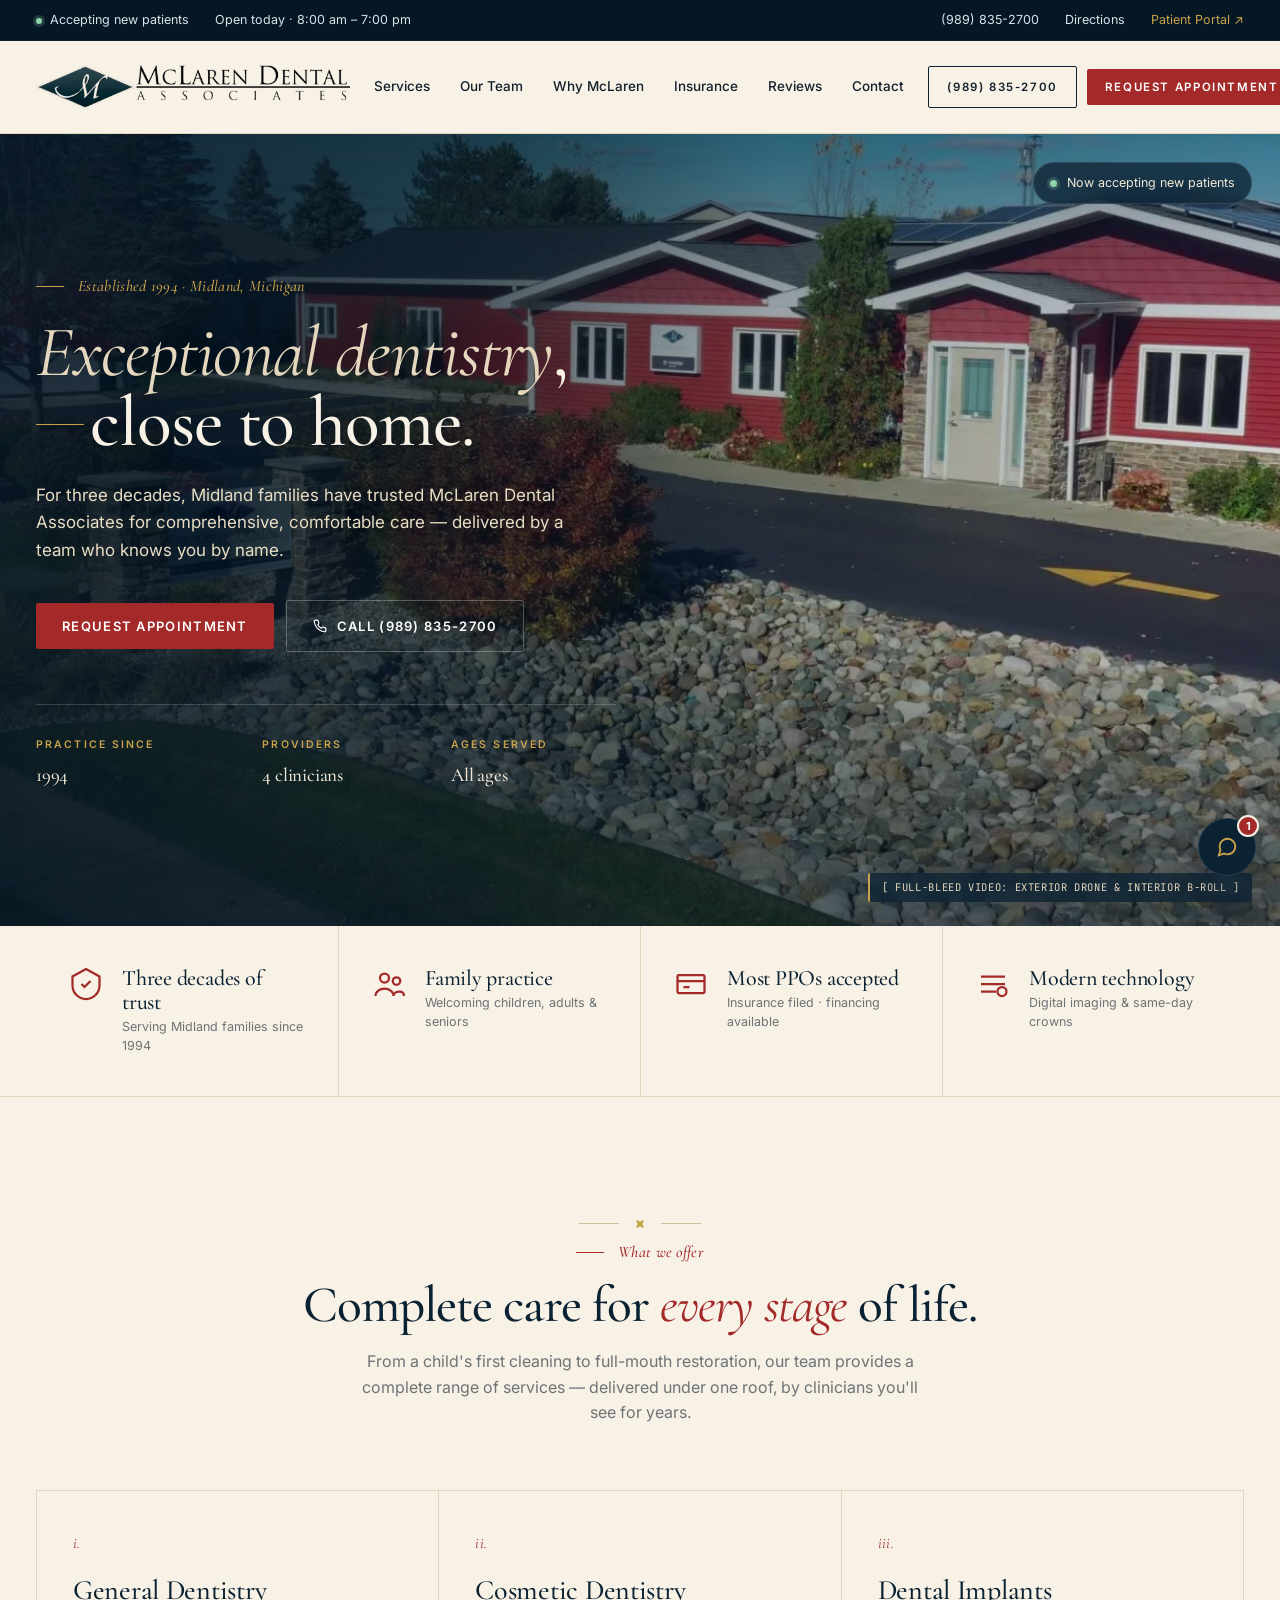
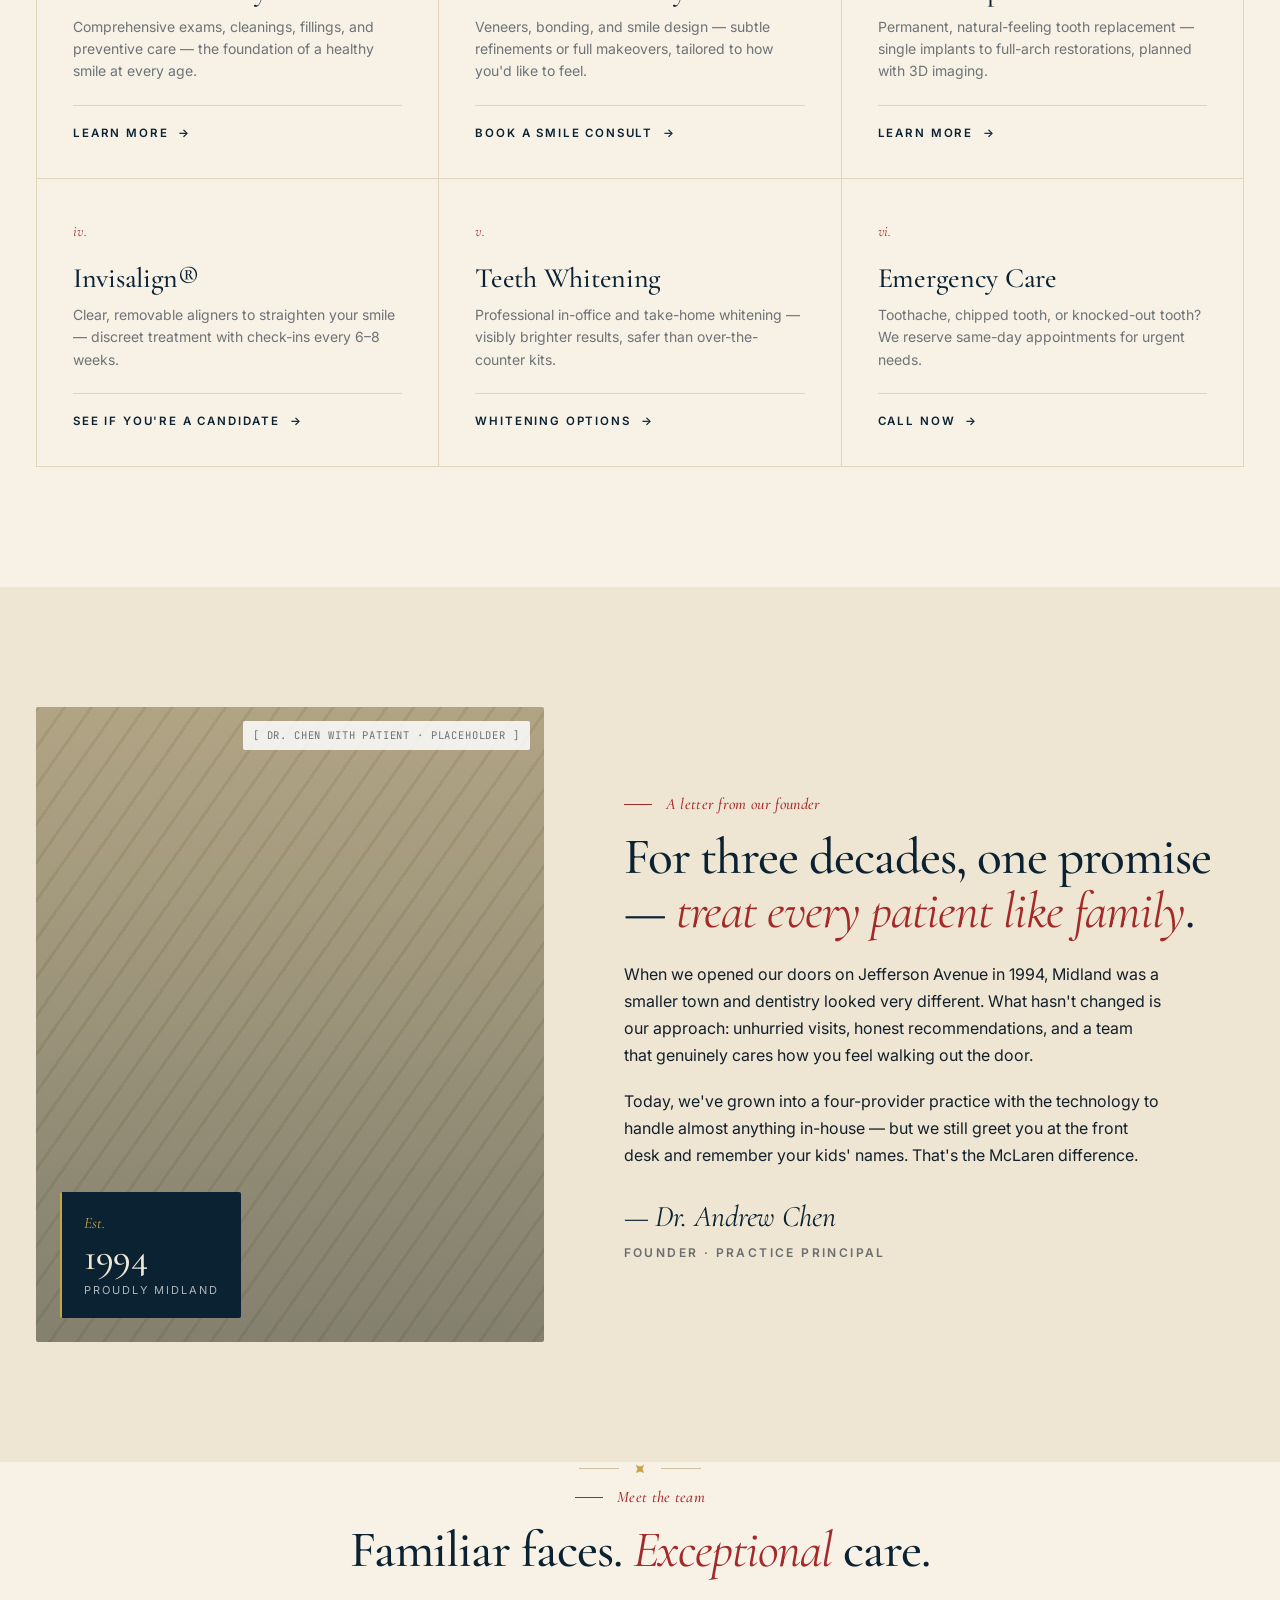
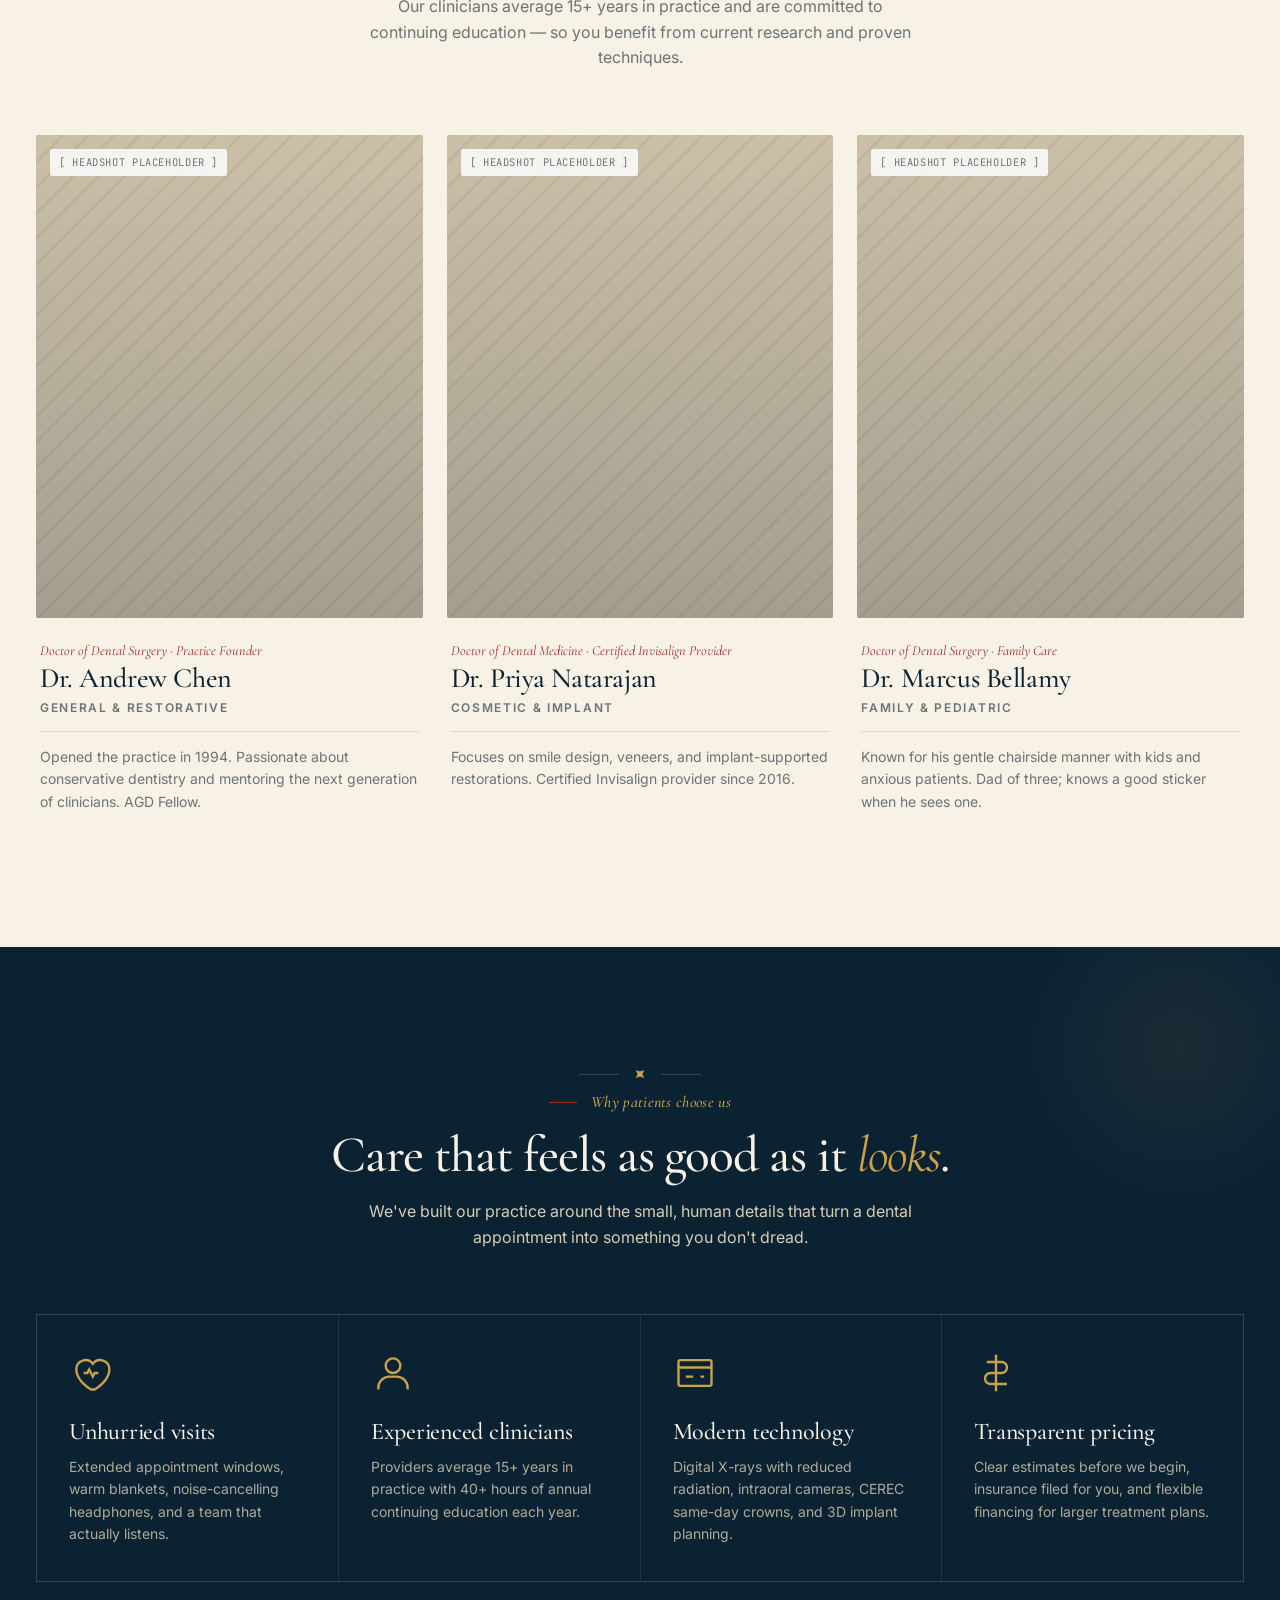
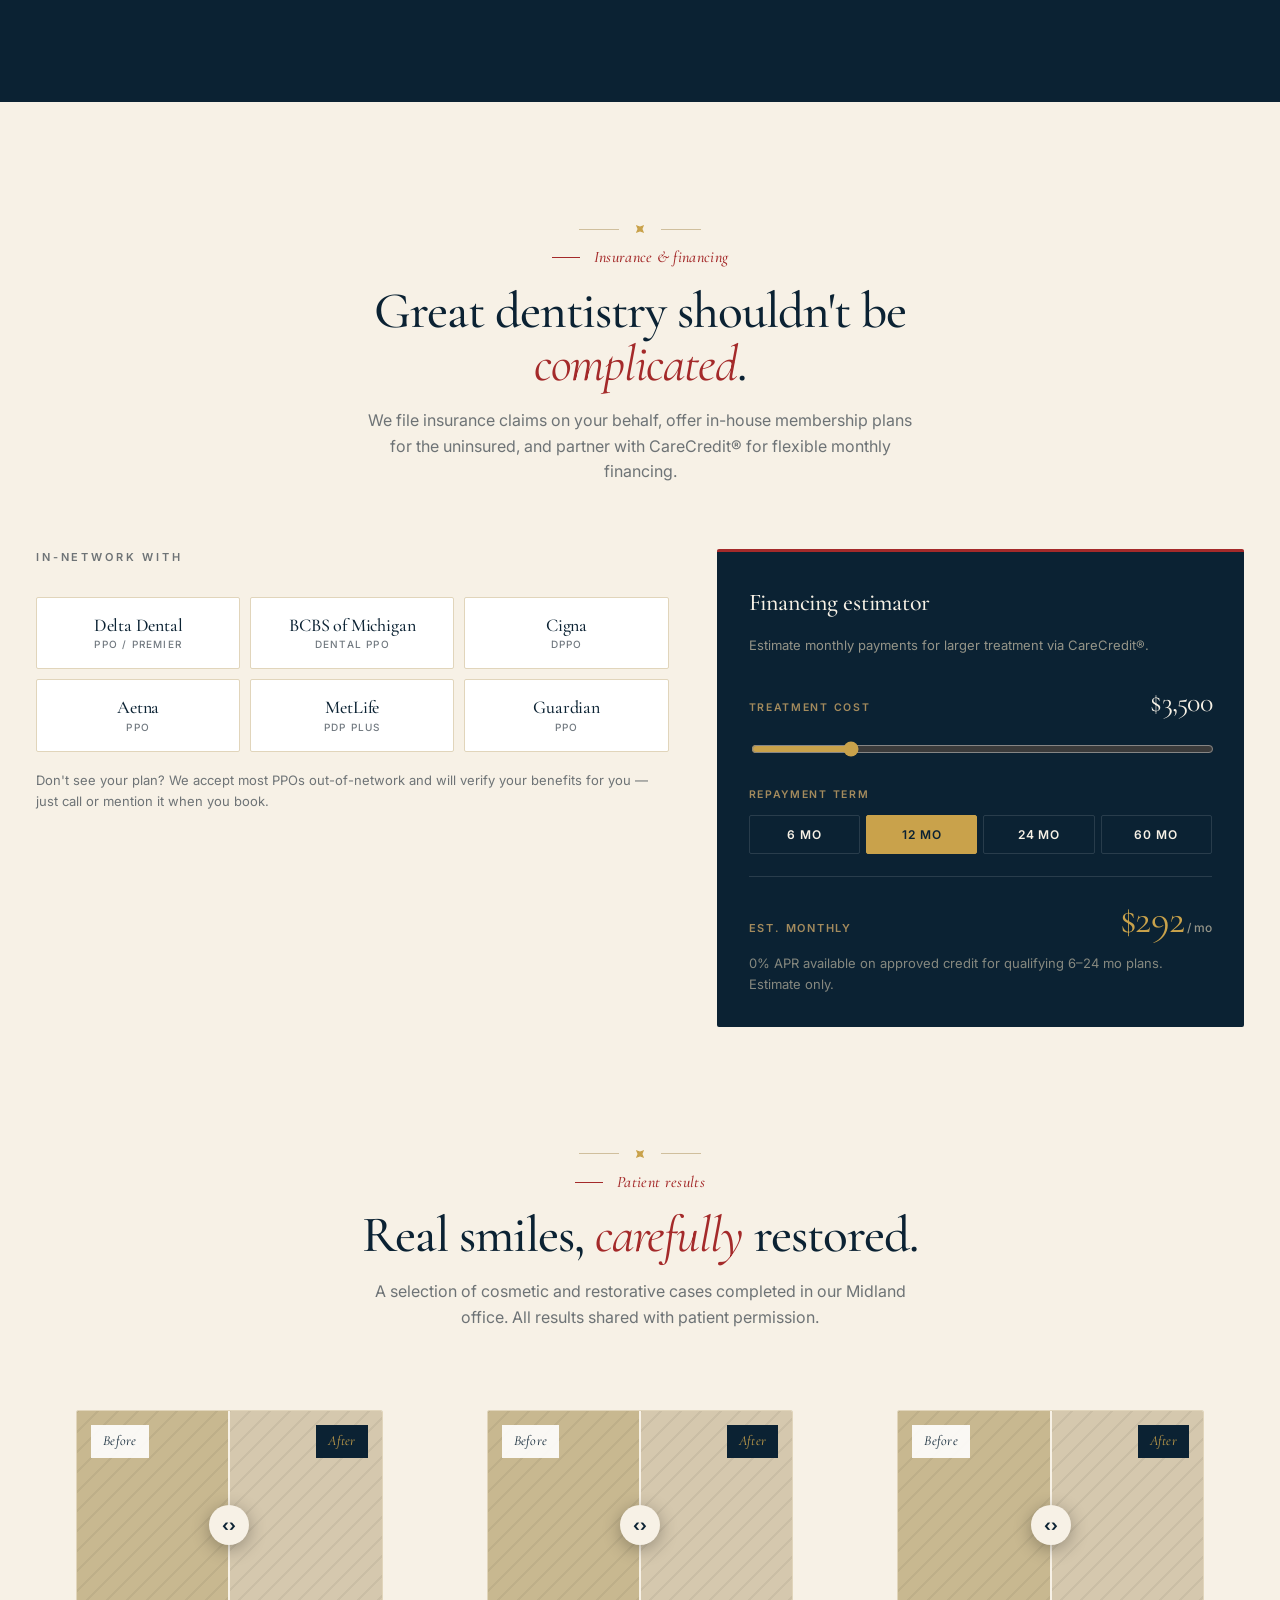
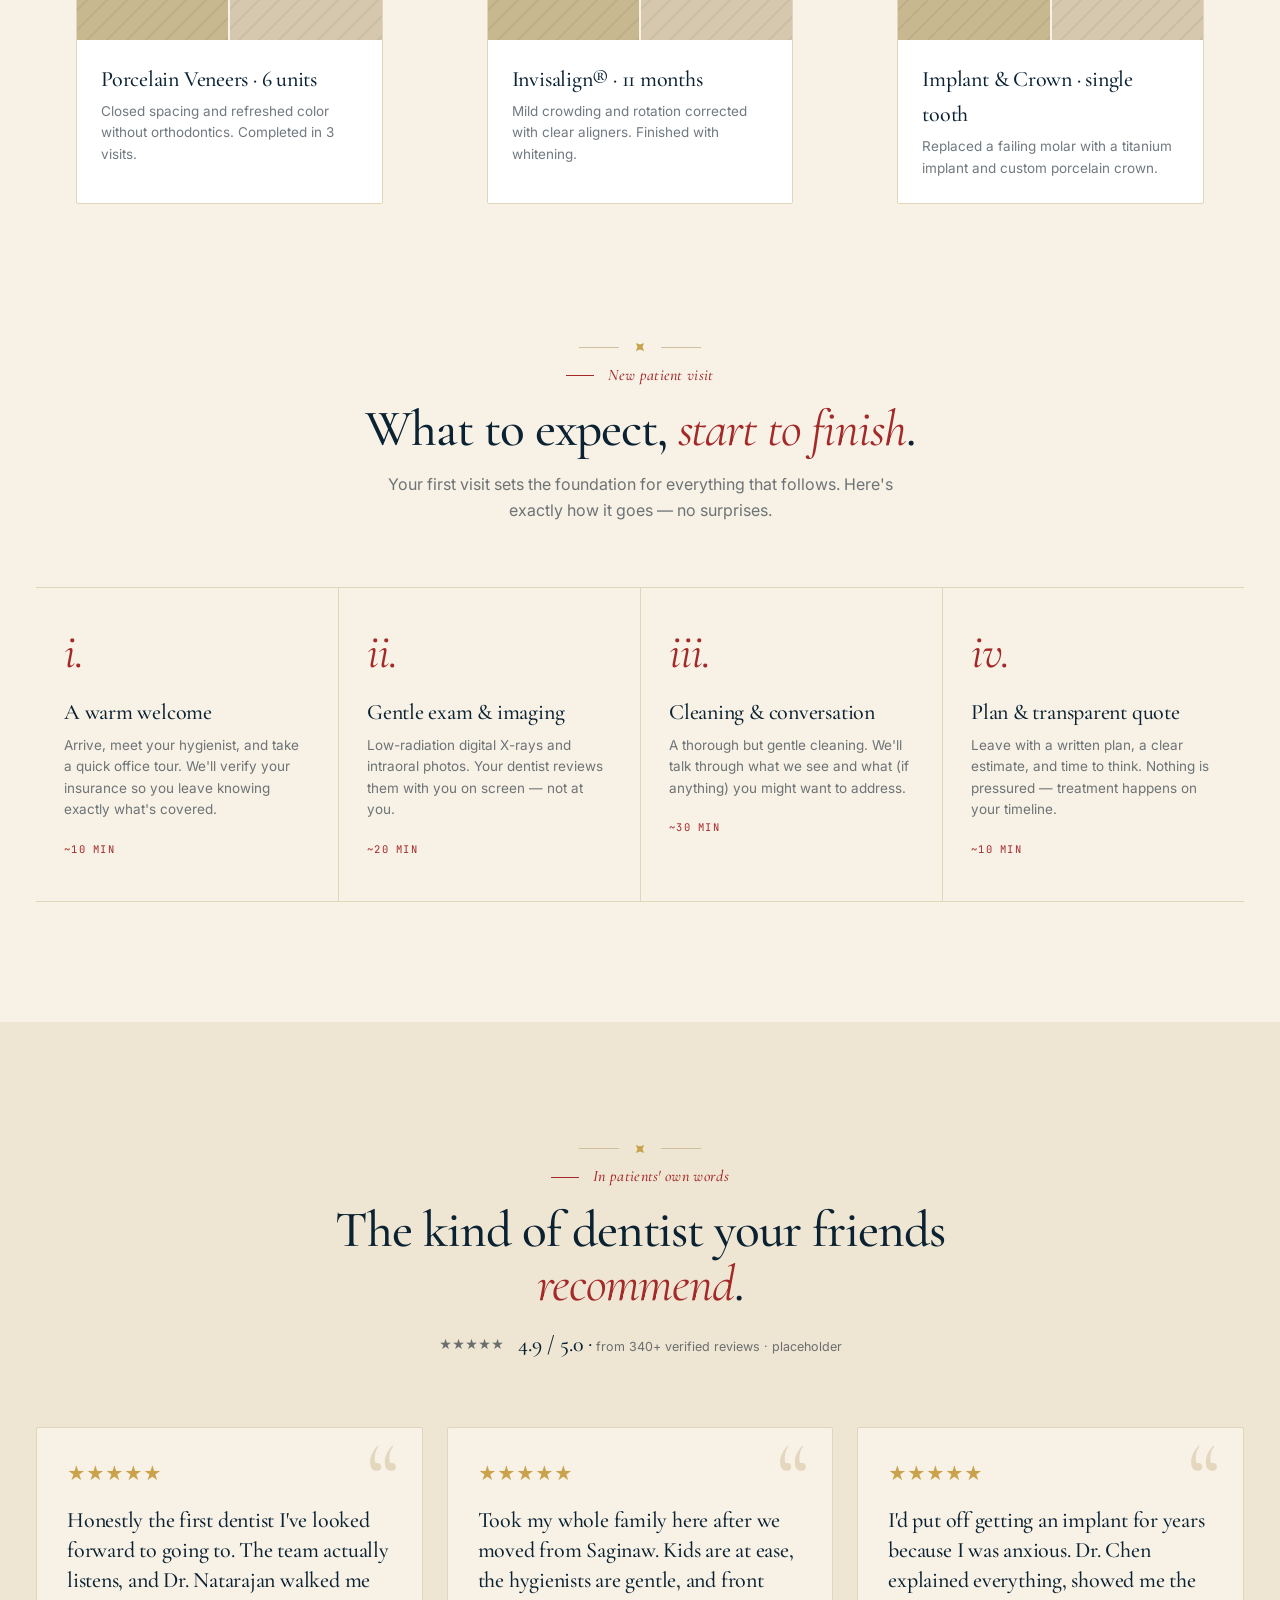
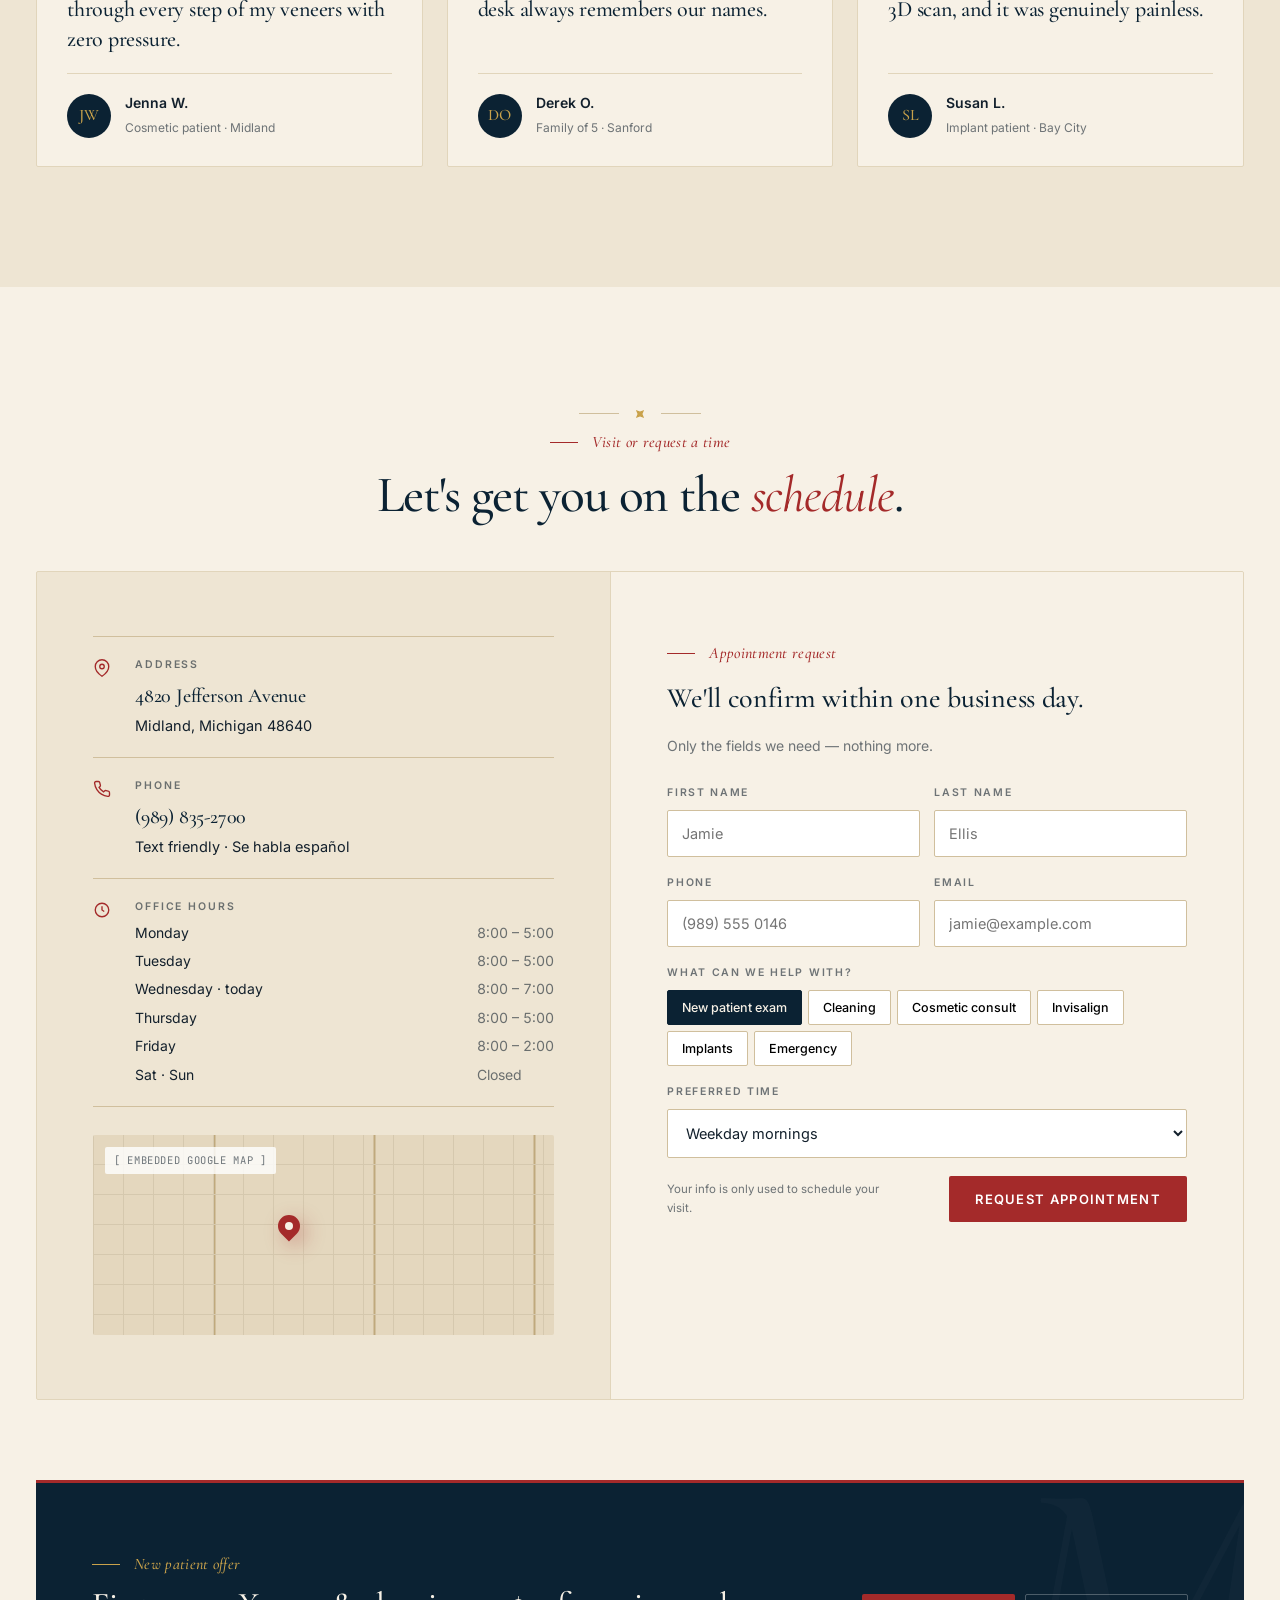
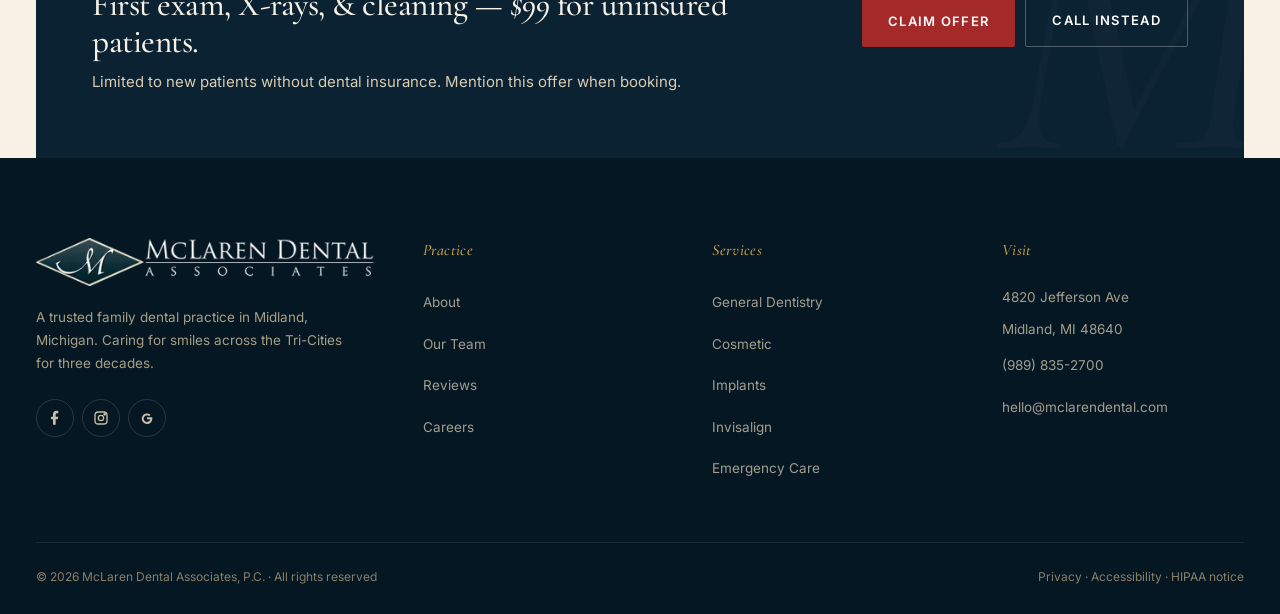
<file: design-source/Homepage.html>
<!doctype html>
<html lang="en">
<head>
<meta charset="utf-8" />
<meta name="viewport" content="width=device-width, initial-scale=1" />
<title>McLaren Dental Associates — Midland, Michigan</title>
<link rel="preconnect" href="https://fonts.googleapis.com">
<link rel="preconnect" href="https://fonts.gstatic.com" crossorigin>
<link rel="stylesheet" href="https://fonts.googleapis.com/css2?family=Cormorant+Garamond:ital,wght@0,400;0,500;0,600;1,400;1,500&family=Inter:wght@400;500;600;700&family=JetBrains+Mono:wght@400;500&display=swap">
<style>
  :root{
    --navy:#0B2233;              /* deep navy from logo plate */
    --navy-2:#143247;
    --navy-dk:#061724;
    --ink:#13202C;
    --ink-60:#13202C99;
    --ink-45:#13202C73;
    --red:#A42A2A;               /* building red, muted for UI */
    --red-deep:#7C1F1F;
    --gold:#C9A24B;              /* subtle classic gold accent */
    --ivory:#F7F1E6;             /* warm cream bg */
    --cream:#EEE5D3;
    --cream-2:#E4D7BE;
    --rule:#E1D5BB;
    --rule-2:#D0BF9D;
    --white:#FDFBF5;
    --shadow: 0 1px 2px rgba(11,34,51,.05), 0 24px 50px -24px rgba(11,34,51,.22);
  }
  *{box-sizing:border-box}
  html,body{margin:0;padding:0}
  body{
    font-family:'Inter',system-ui,sans-serif;
    color:var(--ink);background:var(--ivory);
    -webkit-font-smoothing:antialiased;font-size:16px;line-height:1.6;
  }
  img,svg{display:block;max-width:100%}
  a{color:inherit;text-decoration:none}
  button{font-family:inherit;cursor:pointer;border:0;background:0}

  .serif{font-family:'Cormorant Garamond',Georgia,serif;letter-spacing:-.005em}
  .mono{font-family:'JetBrains Mono',ui-monospace,monospace}

  .eyebrow{
    font-family:'Cormorant Garamond',serif;font-style:italic;font-weight:500;
    font-size:16px;color:var(--red);letter-spacing:.02em;display:inline-flex;align-items:center;gap:14px;
  }
  .eyebrow::before{content:"";width:28px;height:1px;background:var(--red);display:inline-block}

  .smallcaps{
    font-size:11px;letter-spacing:.26em;text-transform:uppercase;font-weight:600;color:var(--ink-60)
  }

  .wrap{max-width:1280px;margin:0 auto;padding:0 36px}
  @media (max-width:720px){ .wrap{padding:0 20px} }

  /* ---------- TOP UTILITY BAR ---------- */
  .util{background:var(--navy-dk);color:#D9E3EC;font-size:12.5px;border-bottom:1px solid #ffffff0a}
  .util .wrap{display:flex;justify-content:space-between;align-items:center;height:40px;gap:24px}
  .util .left,.util .right{display:flex;gap:26px;align-items:center}
  .util .right a{transition:color .15s}
  .util .right a:hover{color:#fff}
  .util .dot{width:6px;height:6px;border-radius:50%;background:#8FD4A8;box-shadow:0 0 0 3px #8FD4A833;display:inline-block;margin-right:8px}
  @media (max-width:820px){ .util .left{display:none} .util .wrap{justify-content:center} }

  /* ---------- NAV ---------- */
  .nav{background:var(--ivory);border-bottom:1px solid var(--rule);position:sticky;top:0;z-index:40;transition:box-shadow .2s}
  .nav.scrolled{box-shadow:0 2px 20px -8px rgba(11,34,51,.15)}
  .nav .wrap{height:92px;display:flex;align-items:center;justify-content:space-between;gap:24px;flex-wrap:nowrap}
  .brand{display:flex;align-items:center;gap:12px;flex-shrink:0}
  .brand img{height:44px;width:auto;display:block}
  .nav-links{display:flex;gap:30px;align-items:center;flex-wrap:nowrap;white-space:nowrap}
  .nav-links a{font-size:13.5px;font-weight:500;color:var(--ink);position:relative;padding:6px 0;transition:color .15s;white-space:nowrap}
  .nav-links a::after{content:"";position:absolute;left:0;right:0;bottom:-2px;height:1px;background:var(--red);transform:scaleX(0);transform-origin:left;transition:transform .2s}
  .nav-links a:hover{color:var(--red)}
  .nav-links a:hover::after{transform:scaleX(1)}
  .nav-cta{display:flex;gap:10px;align-items:center;flex-shrink:0;flex-wrap:nowrap;white-space:nowrap}
  .menu-btn{display:none;width:44px;height:44px;border:1px solid var(--rule-2);border-radius:4px;align-items:center;justify-content:center;background:#fff}
  @media (max-width:1000px){
    .nav-links{display:none}
    .menu-btn{display:flex}
    .nav .wrap{height:78px}
    .nav-cta .btn-ghost{display:none}
  }

  /* ---------- BUTTONS ---------- */
  .btn{
    display:inline-flex;align-items:center;gap:10px;
    padding:15px 26px;border-radius:2px;font-weight:600;font-size:13px;letter-spacing:.1em;text-transform:uppercase;
    transition:all .2s ease;white-space:nowrap;
  }
  .btn-primary{background:var(--red);color:#fff}
  .btn-primary:hover{background:var(--red-deep);transform:translateY(-1px);box-shadow:0 10px 24px -10px rgba(164,42,42,.55)}
  .btn-navy{background:var(--navy);color:#F7F1E6}
  .btn-navy:hover{background:var(--navy-2);transform:translateY(-1px)}
  .btn-ghost{background:transparent;color:var(--ink);border:1px solid var(--navy)}
  .btn-ghost:hover{background:var(--navy);color:var(--ivory)}
  .btn-light{background:transparent;color:#fff;border:1px solid #ffffff44}
  .btn-light:hover{background:#fff;color:var(--navy);border-color:#fff}
  .btn svg{width:14px;height:14px}
  .btn-sm{padding:11px 18px;font-size:11.5px;letter-spacing:.14em}

  /* ---------- HERO ---------- */
  .hero{position:relative;background:var(--navy);color:#F0E8D6;padding:0;overflow:hidden}
  .hero-media-full{position:relative;width:100%;height:min(88vh,820px);min-height:600px;overflow:hidden}
  .hero-media-full img{width:100%;height:100%;object-fit:cover;object-position:center 35%}
  .hero-media-full::after{
    content:"";position:absolute;inset:0;pointer-events:none;
    background:
      linear-gradient(90deg, rgba(6,23,36,.88) 0%, rgba(6,23,36,.7) 35%, rgba(6,23,36,.35) 60%, rgba(6,23,36,.15) 100%),
      linear-gradient(180deg, rgba(6,23,36,.35) 0%, transparent 30%, transparent 60%, rgba(6,23,36,.55) 100%);
  }
  .hero-overlay{position:absolute;inset:0;display:flex;align-items:center;z-index:2}
  .hero-overlay-inner{width:100%}
  .hero-text{max-width:640px;color:#F0E8D6;position:relative}
  .hero-text .eyebrow{color:var(--gold)}
  .hero-text .eyebrow::before{background:var(--gold)}
  .hero h1{
    font-family:'Cormorant Garamond',serif;font-weight:500;
    font-size:clamp(44px,5.6vw,82px);line-height:.98;letter-spacing:-.015em;margin:18px 0 24px;color:#F7F1E6;
    text-shadow:0 2px 30px rgba(0,0,0,.3);
  }
  .hero h1 em{font-style:italic;font-weight:400;color:#E4D7BE}
  .hero h1 .rule{display:inline-block;width:48px;height:1px;background:var(--gold);vertical-align:middle;margin:0 6px 14px 0}
  .hero-sub{font-size:17px;color:#E8DDC4;max-width:48ch;margin:0 0 36px;line-height:1.6;text-shadow:0 1px 20px rgba(0,0,0,.4)}
  .hero-ctas{display:flex;gap:12px;flex-wrap:wrap;align-items:center}
  .hero-meta{display:grid;grid-template-columns:repeat(3,auto);gap:40px;margin-top:52px;padding-top:32px;border-top:1px solid #ffffff2a;max-width:580px}
  .hero-meta div .k{font-size:10.5px;letter-spacing:.2em;text-transform:uppercase;color:var(--gold);font-weight:600;margin-bottom:6px}
  .hero-meta div .v{font-family:'Cormorant Garamond',serif;font-size:19px;color:#F0E8D6;font-weight:500;letter-spacing:-.01em}
  .hero-accepting{
    position:absolute;top:28px;right:28px;z-index:3;display:inline-flex;align-items:center;gap:10px;
    background:#0B2233bf;backdrop-filter:blur(10px);color:#F0E8D6;padding:10px 16px;border-radius:999px;font-size:12.5px;border:1px solid #ffffff1f
  }
  .hero-accepting .d{width:7px;height:7px;border-radius:50%;background:#8FD4A8;box-shadow:0 0 0 3px #8FD4A833}
  .hero-video-note{position:absolute;bottom:24px;right:28px;z-index:3;font-family:'JetBrains Mono',monospace;font-size:10.5px;background:#0B2233bf;backdrop-filter:blur(6px);color:#E4D7BE;padding:6px 12px;border-radius:2px;letter-spacing:.06em;text-transform:uppercase;border-left:2px solid var(--gold)}

  @media (max-width:960px){
    .hero-media-full{height:auto;min-height:unset}
    .hero-media-full img{height:360px}
    .hero-media-full::after{background:linear-gradient(180deg, rgba(6,23,36,.5) 0%, rgba(6,23,36,.2) 40%, rgba(6,23,36,.95) 100%)}
    .hero-overlay{position:relative;padding:40px 0 60px;background:var(--navy)}
    .hero-meta{grid-template-columns:1fr 1fr;gap:24px}
    .hero-video-note{bottom:auto;top:68px}
  }

  /* ---------- TRUST BELT ---------- */
  .belt{background:var(--ivory);border-bottom:1px solid var(--rule)}
  .belt .wrap{display:grid;grid-template-columns:repeat(4,1fr);gap:0}
  .belt-item{padding:40px 32px;border-left:1px solid var(--rule);display:flex;gap:18px;align-items:flex-start}
  .belt-item:first-child{border-left:0}
  .belt-item .ic{width:36px;height:36px;color:var(--red);flex-shrink:0}
  .belt-item .ic svg{width:100%;height:100%}
  .belt-item .k{font-family:'Cormorant Garamond',serif;font-size:22px;color:var(--navy);letter-spacing:-.01em;font-weight:500;line-height:1.1;margin-bottom:4px}
  .belt-item .v{font-size:12.5px;color:var(--ink-60);line-height:1.5}
  @media (max-width:900px){.belt .wrap{grid-template-columns:1fr 1fr}.belt-item{border-left:0;border-top:1px solid var(--rule);padding:24px 0}.belt-item:nth-child(2){border-top:1px solid var(--rule)}.belt-item:nth-child(odd){border-right:1px solid var(--rule);padding-right:20px}.belt-item:nth-child(even){padding-left:20px}}

  /* ---------- GENERIC SECTION ---------- */
  .sec{padding:120px 0}
  .sec-intro{text-align:center;max-width:720px;margin:0 auto 64px}
  .sec-intro h2{font-family:'Cormorant Garamond',serif;font-weight:500;font-size:clamp(38px,4vw,58px);color:var(--navy);margin:14px 0 16px;letter-spacing:-.02em;line-height:1.05}
  .sec-intro h2 em{font-style:italic;color:var(--red);font-weight:400}
  .sec-intro p{color:var(--ink-60);font-size:16px;max-width:56ch;margin:0 auto}
  .ornament{display:flex;align-items:center;justify-content:center;gap:14px;color:var(--gold);margin-bottom:4px}
  .ornament::before,.ornament::after{content:"";width:40px;height:1px;background:var(--rule-2)}
  .ornament svg{width:14px;height:14px;transform:rotate(45deg)}

  /* ---------- SERVICES ---------- */
  .services{display:grid;grid-template-columns:repeat(3,1fr);gap:1px;background:var(--rule);border:1px solid var(--rule)}
  .svc{
    background:var(--ivory);padding:40px 36px 36px;display:flex;flex-direction:column;min-height:280px;
    position:relative;transition:all .25s ease;cursor:pointer
  }
  .svc:hover{background:#fff}
  .svc .num{font-family:'Cormorant Garamond',serif;font-style:italic;color:var(--red);font-size:15px;margin-bottom:20px;letter-spacing:.02em}
  .svc h3{font-family:'Cormorant Garamond',serif;font-weight:500;font-size:28px;margin:0 0 10px;color:var(--navy);letter-spacing:-.01em;line-height:1.1}
  .svc p{font-size:14px;color:var(--ink-60);margin:0 0 22px;line-height:1.6}
  .svc .svc-link{margin-top:auto;font-size:11.5px;font-weight:600;color:var(--navy);letter-spacing:.16em;text-transform:uppercase;display:inline-flex;align-items:center;gap:10px;padding-top:18px;border-top:1px solid var(--rule)}
  .svc .svc-link::after{content:"→";transition:transform .2s}
  .svc:hover .svc-link::after{transform:translateX(4px)}
  .svc:hover .svc-link{color:var(--red)}
  @media (max-width:900px){.services{grid-template-columns:1fr}}

  /* ---------- ABOUT / PROVIDERS ---------- */
  .about{background:var(--cream)}
  .about-split{display:grid;grid-template-columns:.9fr 1.1fr;gap:80px;align-items:center}
  .about-img{
    position:relative;aspect-ratio:4/5;border-radius:2px;overflow:hidden;
    background:
      linear-gradient(180deg, rgba(11,34,51,.1), rgba(11,34,51,.35)),
      repeating-linear-gradient(125deg, #b8a780 0 3px, #c4b38e 3px 22px),
      var(--cream-2);
  }
  .about-img .lbl{position:absolute;top:14px;right:14px;font-family:'JetBrains Mono',monospace;font-size:10.5px;background:#ffffffd6;padding:6px 10px;border-radius:2px;color:var(--ink-60);letter-spacing:.08em;text-transform:uppercase}
  .about-img .est{position:absolute;left:24px;bottom:24px;background:var(--navy);color:#F0E8D6;padding:18px 22px;border-radius:2px;border-left:2px solid var(--gold)}
  .about-img .est .serif{font-family:'Cormorant Garamond',serif;font-style:italic;font-size:16px;color:var(--gold)}
  .about-img .est .big{font-family:'Cormorant Garamond',serif;font-weight:500;font-size:38px;line-height:1;letter-spacing:-.02em;margin-top:2px}
  .about-img .est .s{font-size:11px;letter-spacing:.18em;text-transform:uppercase;color:#ffffffaa;margin-top:6px}
  .about-text h2{font-family:'Cormorant Garamond',serif;font-weight:500;font-size:clamp(38px,4vw,54px);color:var(--navy);margin:14px 0 22px;letter-spacing:-.02em;line-height:1.05}
  .about-text h2 em{font-style:italic;color:var(--red);font-weight:400}
  .about-text p{font-size:16px;color:var(--ink);line-height:1.7;margin:0 0 18px;max-width:54ch}
  .about-text .sig{font-family:'Cormorant Garamond',serif;font-style:italic;font-size:30px;color:var(--navy);margin-top:24px;letter-spacing:-.01em}
  .about-text .sig-name{font-size:12px;letter-spacing:.2em;text-transform:uppercase;color:var(--ink-60);font-family:'Inter',sans-serif;font-style:normal;margin-top:2px;font-weight:600}
  @media (max-width:900px){.about-split{grid-template-columns:1fr;gap:40px}}

  /* ---------- PROVIDERS LIST ---------- */
  .providers{display:grid;grid-template-columns:repeat(3,1fr);gap:24px;margin-top:24px}
  .provider{text-align:left}
  .provider .photo{
    aspect-ratio: 4/5;position:relative;border-radius:2px;overflow:hidden;
    background:
      linear-gradient(180deg, rgba(11,34,51,.05), rgba(11,34,51,.25)),
      repeating-linear-gradient(135deg, #cbbea3 0 3px, #d5c8ae 3px 18px),
      var(--cream-2);
  }
  .provider .photo .lbl{
    position:absolute;left:14px;top:14px;font-family:'JetBrains Mono',monospace;font-size:10.5px;
    background:#ffffffd6;padding:5px 9px;border-radius:2px;color:var(--ink-60);letter-spacing:.06em;text-transform:uppercase
  }
  .provider .meta{padding:22px 4px 0}
  .provider .creds{font-family:'Cormorant Garamond',serif;font-style:italic;font-size:14px;color:var(--red);margin-bottom:2px}
  .provider h4{font-family:'Cormorant Garamond',serif;font-weight:500;font-size:28px;color:var(--navy);margin:0 0 4px;letter-spacing:-.015em;line-height:1.05}
  .provider .role{font-size:12px;color:var(--ink-60);text-transform:uppercase;letter-spacing:.14em;margin-bottom:14px;font-weight:600}
  .provider .bio{font-size:14px;color:var(--ink-60);line-height:1.6;border-top:1px solid var(--rule);padding-top:14px}
  @media (max-width:900px){.providers{grid-template-columns:1fr}}

  /* ---------- WHY US TABS ---------- */
  .why{background:var(--navy);color:#F0E8D6;position:relative;overflow:hidden}
  .why::before{content:"";position:absolute;top:-100px;right:-100px;width:400px;height:400px;border-radius:50%;background:radial-gradient(circle, rgba(201,162,75,.08), transparent 60%)}
  .why .sec-intro h2{color:#F7F1E6}
  .why .sec-intro h2 em{color:var(--gold)}
  .why .sec-intro p{color:#D9CDB2}
  .why .ornament::before,.why .ornament::after{background:#ffffff2a}
  .why-grid{display:grid;grid-template-columns:repeat(4,1fr);gap:1px;background:#ffffff14;border:1px solid #ffffff14;margin-top:40px}
  .why-item{background:var(--navy);padding:36px 32px;position:relative;transition:background .25s}
  .why-item:hover{background:var(--navy-2)}
  .why-ic{width:44px;height:44px;color:var(--gold);margin-bottom:24px}
  .why-ic svg{width:100%;height:100%}
  .why-item h4{font-family:'Cormorant Garamond',serif;font-weight:500;font-size:24px;color:#F7F1E6;margin:0 0 10px;letter-spacing:-.01em;line-height:1.1}
  .why-item p{font-size:14px;color:#D9CDB2cc;line-height:1.6;margin:0}
  @media (max-width:900px){.why-grid{grid-template-columns:1fr 1fr}}
  @media (max-width:560px){.why-grid{grid-template-columns:1fr}}

  /* ---------- INSURANCE / FINANCING ---------- */
  .finance-grid{display:grid;grid-template-columns:1.2fr 1fr;gap:48px;align-items:start}
  .insurers{display:grid;grid-template-columns:repeat(3,1fr);gap:10px;margin:30px 0 18px}
  .insurer{
    background:#fff;border:1px solid var(--rule);border-radius:2px;padding:18px 14px;
    font-family:'Cormorant Garamond',serif;font-weight:500;font-size:18px;color:var(--navy);text-align:center;letter-spacing:-.01em;line-height:1.1
  }
  .insurer small{display:block;font-family:'Inter',sans-serif;font-size:10px;color:var(--ink-60);font-weight:500;text-transform:uppercase;letter-spacing:.12em;margin-top:4px}
  .finance-note{font-size:13px;color:var(--ink-60)}
  .calc{background:var(--navy);color:#F0E8D6;border-radius:2px;padding:32px;border-top:3px solid var(--red)}
  .calc h4{font-family:'Cormorant Garamond',serif;font-weight:500;font-size:24px;color:#F7F1E6;margin:0 0 4px;letter-spacing:-.01em}
  .calc .calc-sub{font-size:13px;color:#D9CDB2aa;margin-bottom:24px}
  .calc label{font-size:10.5px;letter-spacing:.16em;text-transform:uppercase;color:#A48B5D;display:block;margin-bottom:12px;font-weight:600}
  .calc .row{margin-bottom:22px}
  .calc .amt{display:flex;justify-content:space-between;align-items:baseline;margin-bottom:10px}
  .calc .amt .v{font-family:'Cormorant Garamond',serif;font-size:28px;color:#F7F1E6;letter-spacing:-.02em}
  .calc input[type=range]{width:100%;accent-color:var(--gold)}
  .calc .segs{display:grid;grid-template-columns:repeat(4,1fr);gap:6px}
  .calc .seg{padding:11px 6px;border:1px solid #ffffff1f;background:transparent;color:#F7F1E6;font-size:12px;font-weight:600;letter-spacing:.08em;text-transform:uppercase;transition:all .15s;border-radius:2px}
  .calc .seg:hover{border-color:#ffffff55}
  .calc .seg.active{background:var(--gold);color:var(--navy);border-color:var(--gold)}
  .calc .result{margin-top:22px;padding-top:22px;border-top:1px solid #ffffff1f;display:flex;justify-content:space-between;align-items:baseline}
  .calc .result .lbl{font-size:11px;color:#A48B5D;text-transform:uppercase;letter-spacing:.16em;font-weight:600}
  .calc .result .val{font-family:'Cormorant Garamond',serif;font-size:40px;color:var(--gold);letter-spacing:-.02em;line-height:1}
  .calc .result .val small{font-family:'Inter',sans-serif;font-size:12px;font-weight:500;color:#D9CDB2aa;letter-spacing:0}
  @media (max-width:900px){.finance-grid{grid-template-columns:1fr}.insurers{grid-template-columns:repeat(2,1fr)}}

  /* ---------- BEFORE / AFTER ---------- */
  .ba-grid{display:grid;grid-template-columns:repeat(3,1fr);gap:24px}
  .ba{background:#fff;border:1px solid var(--rule);border-radius:2px;overflow:hidden}
  .ba-img{position:relative;aspect-ratio:4/3;background:linear-gradient(90deg, #c8b890 50%, #d5c8ae 50%);overflow:hidden}
  .ba-img::before,.ba-img::after{content:"";position:absolute;top:0;bottom:0;width:50%;background:repeating-linear-gradient(135deg, rgba(0,0,0,.05) 0 2px, transparent 2px 14px)}
  .ba-img::before{left:0}
  .ba-img::after{right:0}
  .ba-divider{position:absolute;top:0;bottom:0;left:50%;width:2px;background:var(--ivory);z-index:2;transform:translateX(-50%)}
  .ba-handle{position:absolute;left:50%;top:50%;transform:translate(-50%,-50%);width:40px;height:40px;border-radius:50%;background:var(--ivory);display:grid;place-items:center;box-shadow:0 4px 18px rgba(0,0,0,.3);z-index:3;color:var(--navy);font-weight:700}
  .ba-lbl{position:absolute;top:14px;font-family:'Cormorant Garamond',serif;font-style:italic;font-size:14px;padding:5px 12px;background:#ffffffe6;color:var(--navy);z-index:2;letter-spacing:.02em}
  .ba-lbl.before{left:14px}
  .ba-lbl.after{right:14px;background:var(--navy);color:var(--gold)}
  .ba-meta{padding:22px 24px 24px}
  .ba-meta h4{font-family:'Cormorant Garamond',serif;font-weight:500;font-size:22px;color:var(--navy);margin:0 0 4px;letter-spacing:-.01em}
  .ba-meta p{font-size:13.5px;color:var(--ink-60);margin:0}
  @media (max-width:900px){.ba-grid{grid-template-columns:1fr}}

  /* ---------- WHAT TO EXPECT ---------- */
  .expect{background:var(--ivory)}
  .expect-grid{display:grid;grid-template-columns:repeat(4,1fr);gap:0;position:relative;border-top:1px solid var(--rule);border-bottom:1px solid var(--rule)}
  .expect-step{padding:40px 28px;position:relative;border-left:1px solid var(--rule)}
  .expect-step:first-child{border-left:0}
  .expect-num{font-family:'Cormorant Garamond',serif;font-style:italic;font-size:48px;color:var(--red);line-height:1;margin-bottom:24px;letter-spacing:-.02em}
  .expect-step h4{font-family:'Cormorant Garamond',serif;font-weight:500;font-size:22px;color:var(--navy);margin:0 0 10px;letter-spacing:-.01em;line-height:1.1}
  .expect-step p{font-size:13.5px;color:var(--ink-60);margin:0 0 14px;line-height:1.6}
  .expect-step time{font-family:'JetBrains Mono',monospace;font-size:10.5px;color:var(--red);letter-spacing:.12em;text-transform:uppercase}
  @media (max-width:900px){.expect-grid{grid-template-columns:1fr}.expect-step{border-left:0;border-top:1px solid var(--rule)}.expect-step:first-child{border-top:0}}

  /* ---------- TESTIMONIALS ---------- */
  .reviews{background:var(--cream)}
  .reviews .avg{display:flex;align-items:center;gap:14px;justify-content:center;margin-bottom:8px}
  .stars{display:inline-flex;gap:3px;color:#C9A24B;font-size:18px}
  .reviews .avg b{font-family:'Cormorant Garamond',serif;font-size:22px;color:var(--navy);font-weight:500}
  .reviews .avg span{font-size:12.5px;color:var(--ink-60)}
  .tests{display:grid;grid-template-columns:repeat(3,1fr);gap:24px}
  .test{
    background:var(--ivory);border:1px solid var(--rule);border-radius:2px;padding:32px 30px 26px;
    display:flex;flex-direction:column;gap:18px;min-height:300px;position:relative
  }
  .test::before{content:"“";position:absolute;top:10px;right:22px;font-family:'Cormorant Garamond',serif;font-size:100px;line-height:.8;color:var(--cream-2)}
  .test .stars{position:relative;z-index:1}
  .test blockquote{margin:0;font-family:'Cormorant Garamond',serif;font-weight:500;font-size:22px;line-height:1.35;color:var(--navy);letter-spacing:-.01em;position:relative;z-index:1}
  .test-foot{margin-top:auto;display:flex;align-items:center;gap:14px;padding-top:18px;border-top:1px solid var(--rule);position:relative;z-index:1}
  .test-avatar{width:44px;height:44px;border-radius:50%;background:var(--navy);color:var(--gold);display:grid;place-items:center;font-family:'Cormorant Garamond',serif;font-weight:500;font-size:16px}
  .test-foot b{font-size:14px;display:block;color:var(--ink);font-weight:600}
  .test-foot span{font-size:12px;color:var(--ink-60)}
  @media (max-width:900px){.tests{grid-template-columns:1fr}}

  /* ---------- CONTACT ---------- */
  .contact{background:var(--ivory);padding:120px 0 0}
  .contact-card{background:var(--cream);border:1px solid var(--rule);border-radius:2px;display:grid;grid-template-columns:1fr 1.1fr;overflow:hidden}
  .contact-info{padding:64px 56px;border-right:1px solid var(--rule)}
  .contact-info h2{font-family:'Cormorant Garamond',serif;font-weight:500;font-size:clamp(34px,3.4vw,46px);color:var(--navy);margin:14px 0 18px;letter-spacing:-.02em;line-height:1.05}
  .contact-info h2 em{font-style:italic;color:var(--red);font-weight:400}
  .contact-info .lede{color:var(--ink-60);font-size:15px;margin-bottom:36px;max-width:40ch}
  .contact-rows{display:flex;flex-direction:column;gap:0;margin-bottom:28px;border-top:1px solid var(--rule-2)}
  .c-row{display:grid;grid-template-columns:28px 1fr;gap:14px;padding:20px 0;border-bottom:1px solid var(--rule-2)}
  .c-row .ic{color:var(--red);margin-top:2px}
  .c-row .k{font-size:10.5px;letter-spacing:.18em;text-transform:uppercase;color:var(--ink-60);font-weight:600;margin-bottom:6px}
  .c-row .v{font-size:14.5px;color:var(--ink)}
  .c-row .v b{font-family:'Cormorant Garamond',serif;font-weight:500;font-size:20px;color:var(--navy);display:block;margin-bottom:2px;letter-spacing:-.01em}
  .hours{display:grid;grid-template-columns:1fr auto;gap:6px 14px;font-size:14px;margin-top:6px}
  .hours .d{color:var(--ink)}
  .hours .h{color:var(--ink-60);font-variant-numeric:tabular-nums}
  .hours .today .d,.hours .today .h{color:var(--red);font-weight:600}

  .map{position:relative;background:var(--cream-2);min-height:200px;margin-top:8px;border-radius:2px;overflow:hidden;
    background-image:
      linear-gradient(90deg, #d5c8ae 1px, transparent 1px),
      linear-gradient(0deg, #d5c8ae 1px, transparent 1px),
      linear-gradient(90deg, #bfa97d 2px, transparent 2px);
    background-size: 30px 30px, 30px 30px, 160px 100%;
    background-position: 0 0, 0 0, 40% 0;
  }
  .map::after{content:"";position:absolute;left:40%;top:40%;width:22px;height:22px;border-radius:50% 50% 50% 0;transform:rotate(-45deg);background:var(--red);box-shadow:0 8px 20px rgba(164,42,42,.35)}
  .map .pin-dot{position:absolute;left:calc(40% + 7px);top:calc(40% + 7px);width:8px;height:8px;border-radius:50%;background:var(--ivory);z-index:2}
  .map .map-note{position:absolute;top:12px;left:12px;font-family:'JetBrains Mono',monospace;font-size:10.5px;background:#ffffffcc;padding:5px 9px;border-radius:2px;color:var(--ink-60);letter-spacing:.06em;text-transform:uppercase}

  .contact-form{padding:64px 56px;background:var(--ivory)}
  .contact-form h3{font-family:'Cormorant Garamond',serif;font-weight:500;font-size:28px;color:var(--navy);margin:10px 0 6px;letter-spacing:-.01em}
  .contact-form .fsub{font-size:14px;color:var(--ink-60);margin-bottom:28px;max-width:40ch}
  .field{display:block;margin-bottom:18px}
  .field label{display:block;font-size:10.5px;letter-spacing:.16em;text-transform:uppercase;color:var(--ink-60);font-weight:600;margin-bottom:8px}
  .field input,.field select,.field textarea{
    width:100%;padding:14px 14px;border:1px solid var(--rule-2);border-radius:2px;
    font-family:inherit;font-size:14.5px;color:var(--ink);background:#fff;transition:border .15s, box-shadow .15s
  }
  .field input:focus,.field select:focus,.field textarea:focus{outline:none;border-color:var(--navy);box-shadow:0 0 0 3px rgba(11,34,51,.1)}
  .two-up{display:grid;grid-template-columns:1fr 1fr;gap:14px}
  .svc-pills{display:flex;flex-wrap:wrap;gap:6px}
  .pill{padding:9px 14px;border:1px solid var(--rule-2);border-radius:2px;background:#fff;font-size:12.5px;cursor:pointer;transition:all .15s;font-weight:500}
  .pill:hover{border-color:var(--navy)}
  .pill.active{background:var(--navy);color:var(--ivory);border-color:var(--navy)}
  .form-foot{display:flex;align-items:center;justify-content:space-between;gap:12px;margin-top:14px;flex-wrap:wrap}
  .form-foot .privacy{font-size:11.5px;color:var(--ink-60);max-width:34ch}
  .form-success{padding:18px;background:#F3F8F4;border:1px solid #CDE6D4;border-radius:2px;color:#1F5A38;font-size:14px;margin-bottom:16px;display:none}
  .form-success.visible{display:block}
  @media (max-width:900px){.contact-card{grid-template-columns:1fr}.contact-info{border-right:0;border-bottom:1px solid var(--rule);padding:44px 28px}.contact-form{padding:44px 28px}}

  /* ---------- CTA BAND ---------- */
  .cta-band{
    margin-top:80px;background:var(--navy);color:#F0E8D6;border-top:3px solid var(--red);
    padding:64px 56px;display:grid;grid-template-columns:1.3fr auto;gap:40px;align-items:center;position:relative;overflow:hidden
  }
  .cta-band::before{content:"M";position:absolute;right:-40px;top:50%;transform:translateY(-50%);font-family:'Cormorant Garamond',serif;font-style:italic;font-size:400px;color:#ffffff05;line-height:1}
  .cta-band .eyebrow{color:var(--gold);position:relative;z-index:1}
  .cta-band .eyebrow::before{background:var(--gold)}
  .cta-band h3{font-family:'Cormorant Garamond',serif;font-weight:500;font-size:clamp(26px,2.6vw,36px);color:#F7F1E6;margin:10px 0 10px;letter-spacing:-.015em;line-height:1.1;position:relative;z-index:1}
  .cta-band p{margin:0;font-size:15px;color:#D9CDB2;position:relative;z-index:1}
  .cta-band .actions{display:flex;gap:10px;flex-wrap:wrap;position:relative;z-index:1}
  @media (max-width:800px){.cta-band{grid-template-columns:1fr;padding:44px 28px}}

  /* ---------- FOOTER ---------- */
  footer{background:var(--navy-dk);color:#C9BFA6;padding:80px 0 28px;margin-top:0}
  .foot-grid{display:grid;grid-template-columns:1.4fr 1fr 1fr 1fr;gap:48px;padding-bottom:52px;border-bottom:1px solid #ffffff14}
  .foot-brand img{height:48px;margin-bottom:20px}
  .foot-brand p{color:#A89E83;font-size:13.5px;max-width:34ch;margin:0 0 24px;line-height:1.7}
  .foot-social{display:flex;gap:8px}
  .foot-social a{width:38px;height:38px;border-radius:50%;border:1px solid #ffffff22;display:grid;place-items:center;color:#C9BFA6;transition:all .15s}
  .foot-social a:hover{background:var(--gold);border-color:var(--gold);color:var(--navy-dk)}
  .foot-col h5{font-family:'Cormorant Garamond',serif;font-style:italic;font-size:16px;color:var(--gold);margin:0 0 18px;font-weight:500;letter-spacing:.02em}
  .foot-col a,.foot-col li{display:block;font-size:13.5px;color:#C9BFA6cc;padding:5px 0}
  .foot-col a:hover{color:#F7F1E6}
  .foot-col ul{list-style:none;padding:0;margin:0}
  .foot-bottom{padding-top:24px;display:flex;justify-content:space-between;color:#8A7F65;font-size:12px;flex-wrap:wrap;gap:10px}
  .foot-bottom a{color:#8A7F65}
  .foot-bottom a:hover{color:#F7F1E6}
  @media (max-width:900px){.foot-grid{grid-template-columns:1fr 1fr;gap:32px}}
  @media (max-width:520px){.foot-grid{grid-template-columns:1fr}}

  /* ---------- STICKY MOBILE CTA ---------- */
  .mobile-cta{
    position:fixed;left:12px;right:12px;bottom:12px;z-index:50;
    background:var(--navy);color:#F0E8D6;border-radius:2px;padding:10px 10px 10px 16px;
    display:none;align-items:center;justify-content:space-between;gap:8px;
    box-shadow:0 16px 40px -10px rgba(11,34,51,.6);border-top:2px solid var(--red)
  }
  .mobile-cta .lhs{display:flex;align-items:center;gap:10px;font-size:13px}
  .mobile-cta .lhs .d{width:7px;height:7px;border-radius:50%;background:#8FD4A8;box-shadow:0 0 0 3px #8FD4A833}
  .mobile-cta .actions{display:flex;gap:6px}
  .mobile-cta .actions .btn{padding:10px 14px;font-size:11px}
  @media (max-width:760px){.mobile-cta{display:flex} body{padding-bottom:90px} }

  /* ---------- MODAL ---------- */
  .modal-backdrop{position:fixed;inset:0;background:rgba(11,34,51,.7);backdrop-filter:blur(6px);z-index:100;display:none;align-items:center;justify-content:center;padding:20px}
  .modal-backdrop.open{display:flex}
  .modal{
    background:var(--ivory);border-radius:2px;max-width:560px;width:100%;padding:40px 40px 32px;
    box-shadow:0 30px 80px -20px rgba(11,34,51,.7);position:relative;max-height:90vh;overflow:auto;
    border-top:3px solid var(--red)
  }
  .modal-close{position:absolute;top:14px;right:14px;width:36px;height:36px;border-radius:50%;border:1px solid var(--rule-2);background:#fff;display:grid;place-items:center}
  .modal h3{font-family:'Cormorant Garamond',serif;font-weight:500;font-size:32px;color:var(--navy);margin:6px 0 10px;letter-spacing:-.02em;line-height:1.05}
  .modal .step-dots{display:flex;gap:6px;margin-bottom:10px}
  .modal .step-dots i{width:24px;height:2px;background:var(--rule-2);display:block}
  .modal .step-dots i.on{background:var(--red)}
  .modal .step{display:none}
  .modal .step.on{display:block;animation:fadeIn .25s ease}
  @keyframes fadeIn{from{opacity:0;transform:translateY(4px)}to{opacity:1;transform:none}}
  .modal .opts{display:grid;grid-template-columns:1fr 1fr;gap:10px;margin:14px 0 4px}
  .opt{padding:16px;border:1px solid var(--rule-2);background:#fff;border-radius:2px;text-align:left;cursor:pointer;transition:all .15s}
  .opt:hover{border-color:var(--navy)}
  .opt.active{border-color:var(--red);background:#fff;box-shadow:0 0 0 2px rgba(164,42,42,.15)}
  .opt b{display:block;font-family:'Cormorant Garamond',serif;font-weight:500;font-size:18px;color:var(--navy);margin-bottom:3px;letter-spacing:-.01em}
  .opt span{font-size:12.5px;color:var(--ink-60)}
  .modal-foot{display:flex;justify-content:space-between;gap:10px;margin-top:22px;align-items:center;flex-wrap:wrap}
  .modal-foot .back{font-size:13px;color:var(--ink-60)}
  .time-grid{display:grid;grid-template-columns:repeat(4,1fr);gap:6px;margin-top:10px}
  .time-slot{padding:11px 6px;border:1px solid var(--rule-2);background:#fff;border-radius:2px;font-size:12.5px;cursor:pointer;font-weight:500}
  .time-slot.active{background:var(--red);color:#fff;border-color:var(--red)}
  .time-slot.dis{opacity:.35;cursor:not-allowed}

  /* ---------- CHAT ---------- */
  .chat-fab{position:fixed;right:24px;bottom:24px;z-index:60;display:flex;flex-direction:column;align-items:flex-end;gap:12px}
  @media (max-width:760px){.chat-fab{bottom:90px}}
  .chat-btn{
    width:58px;height:58px;border-radius:50%;background:var(--navy);color:var(--gold);display:grid;place-items:center;
    box-shadow:0 14px 30px -8px rgba(11,34,51,.55);transition:all .2s;position:relative;border:1px solid #ffffff1a
  }
  .chat-btn:hover{background:var(--navy-2);transform:scale(1.05)}
  .chat-btn .badge{position:absolute;top:-4px;right:-4px;background:var(--red);color:#fff;font-size:11px;font-weight:700;width:22px;height:22px;border-radius:50%;display:grid;place-items:center;border:2px solid var(--ivory)}
  .chat-panel{
    width:340px;max-width:calc(100vw - 32px);background:var(--ivory);border-radius:2px;
    border:1px solid var(--rule);border-top:3px solid var(--red);box-shadow:0 24px 60px -20px rgba(11,34,51,.5);
    display:none;flex-direction:column;overflow:hidden;max-height:70vh
  }
  .chat-panel.open{display:flex}
  .chat-head{background:var(--navy);color:#F0E8D6;padding:18px 20px;display:flex;align-items:center;gap:12px}
  .chat-head .av{width:36px;height:36px;border-radius:50%;background:var(--gold);color:var(--navy);display:grid;place-items:center;font-family:'Cormorant Garamond',serif;font-weight:500;font-size:16px}
  .chat-head b{display:block;font-family:'Cormorant Garamond',serif;font-weight:500;font-size:17px;letter-spacing:-.01em}
  .chat-head span{font-size:11px;color:#D9CDB2aa;display:flex;align-items:center;gap:6px}
  .chat-head span::before{content:"";width:6px;height:6px;border-radius:50%;background:#8FD4A8}
  .chat-body{padding:18px;flex:1;overflow:auto;display:flex;flex-direction:column;gap:10px;font-size:13.5px}
  .msg{padding:10px 14px;border-radius:2px;max-width:85%;line-height:1.5}
  .msg.bot{background:#fff;border:1px solid var(--rule);align-self:flex-start}
  .msg.me{background:var(--navy);color:#F0E8D6;align-self:flex-end}
  .chat-quick{display:flex;flex-wrap:wrap;gap:6px;padding:0 18px 12px}
  .chat-quick button{font-size:11.5px;padding:8px 12px;border:1px solid var(--rule-2);border-radius:2px;background:#fff;color:var(--ink);cursor:pointer;transition:all .15s;font-weight:500}
  .chat-quick button:hover{border-color:var(--navy);background:#fff}
  .chat-foot{padding:12px;border-top:1px solid var(--rule);display:flex;gap:8px;background:#fff}
  .chat-foot input{flex:1;padding:10px 12px;border:1px solid var(--rule-2);border-radius:2px;font-family:inherit;font-size:13.5px}
  .chat-foot input:focus{outline:none;border-color:var(--navy)}
  .chat-foot button{padding:10px 16px;background:var(--red);color:#fff;border-radius:2px;font-weight:600;font-size:12px;letter-spacing:.1em;text-transform:uppercase}

  /* ---------- DRAWER ---------- */
  .drawer{position:fixed;inset:0;z-index:80;display:none}
  .drawer.open{display:block}
  .drawer .bg{position:absolute;inset:0;background:rgba(11,34,51,.5)}
  .drawer .panel{position:absolute;top:0;right:0;bottom:0;width:min(86vw,360px);background:var(--ivory);padding:28px;display:flex;flex-direction:column;gap:4px;animation:slideIn .25s ease;overflow:auto}
  @keyframes slideIn{from{transform:translateX(100%)}to{transform:none}}
  .drawer .panel h6{font-family:'Cormorant Garamond',serif;font-style:italic;font-size:15px;color:var(--red);margin:20px 0 6px;font-weight:500}
  .drawer .panel a{padding:14px 0;font-family:'Cormorant Garamond',serif;font-size:24px;color:var(--navy);border-bottom:1px solid var(--rule);letter-spacing:-.01em;font-weight:500}
  .drawer .close{align-self:flex-end;width:36px;height:36px;border:1px solid var(--rule-2);border-radius:50%;display:grid;place-items:center;margin-bottom:8px;background:#fff}
</style>
</head>
<body>

<!-- UTILITY BAR -->
<div class="util">
  <div class="wrap">
    <div class="left">
      <span><span class="dot"></span>Accepting new patients</span>
      <span>Open today · 8:00 am – 7:00 pm</span>
    </div>
    <div class="right">
      <a href="tel:+19898352700">(989) 835-2700</a>
      <a href="#contact">Directions</a>
      <a href="#" style="color:var(--gold)">Patient Portal ↗</a>
    </div>
  </div>
</div>

<!-- NAV -->
<header class="nav" id="nav">
  <div class="wrap">
    <a class="brand" href="#">
      <img src="assets/logo-light.webp" alt="McLaren Dental Associates" />
    </a>
    <nav class="nav-links">
      <a href="#services">Services</a>
      <a href="#providers">Our Team</a>
      <a href="#why">Why McLaren</a>
      <a href="#insurance">Insurance</a>
      <a href="#reviews">Reviews</a>
      <a href="#contact">Contact</a>
    </nav>
    <div class="nav-cta">
      <a href="tel:+19898352700" class="btn btn-ghost btn-sm">(989) 835-2700</a>
      <button class="btn btn-primary btn-sm" onclick="openModal()">Request Appointment</button>
      <button class="menu-btn" onclick="toggleDrawer(true)" aria-label="Menu">
        <svg width="20" height="14" viewBox="0 0 20 14"><path d="M0 1h20M0 7h20M0 13h20" stroke="currentColor" stroke-width="1.8"/></svg>
      </button>
    </div>
  </div>
</header>

<!-- HERO -->
<section class="hero">
  <div class="hero-media-full">
    <img src="assets/office.webp" alt="McLaren Dental Associates office in Midland, Michigan" />
    <div class="hero-accepting"><span class="d"></span> Now accepting new patients</div>
    <div class="hero-video-note">[ full-bleed video: exterior drone &amp; interior b-roll ]</div>
    <div class="hero-overlay">
      <div class="wrap hero-overlay-inner">
        <div class="hero-text">
          <span class="eyebrow">Established 1994 · Midland, Michigan</span>
          <h1><em>Exceptional dentistry</em>,<br/><span class="rule"></span>close to home.</h1>
          <p class="hero-sub">For three decades, Midland families have trusted McLaren Dental Associates for comprehensive, comfortable care — delivered by a team who knows you by name.</p>
          <div class="hero-ctas">
            <button class="btn btn-primary" onclick="openModal()">Request Appointment</button>
            <a href="tel:+19898352700" class="btn btn-light">
              <svg viewBox="0 0 24 24" fill="none" stroke="currentColor" stroke-width="2"><path d="M22 16.92v3a2 2 0 0 1-2.18 2 19.86 19.86 0 0 1-8.63-3.07 19.5 19.5 0 0 1-6-6A19.86 19.86 0 0 1 2.12 4.18 2 2 0 0 1 4.1 2h3a2 2 0 0 1 2 1.72c.13.96.37 1.9.72 2.81a2 2 0 0 1-.45 2.11L8.09 9.91a16 16 0 0 0 6 6l1.27-1.27a2 2 0 0 1 2.11-.45c.91.35 1.85.59 2.81.72A2 2 0 0 1 22 16.92z"/></svg>
              Call (989) 835-2700
            </a>
          </div>
          <div class="hero-meta">
            <div><div class="k">Practice since</div><div class="v">1994</div></div>
            <div><div class="k">Providers</div><div class="v">4 clinicians</div></div>
            <div><div class="k">Ages served</div><div class="v">All ages</div></div>
          </div>
        </div>
      </div>
    </div>
  </div>
</section>

<!-- TRUST BELT -->
<section class="belt">
  <div class="wrap">
    <div class="belt-item">
      <div class="ic"><svg viewBox="0 0 24 24" fill="none" stroke="currentColor" stroke-width="1.5"><path d="M12 2l9 5v6c0 5-4 9-9 9s-9-4-9-9V7l9-5z"/><path d="M9 12l2 2 4-4"/></svg></div>
      <div><div class="k">Three decades of trust</div><div class="v">Serving Midland families since 1994</div></div>
    </div>
    <div class="belt-item">
      <div class="ic"><svg viewBox="0 0 24 24" fill="none" stroke="currentColor" stroke-width="1.5"><circle cx="9" cy="8" r="3"/><circle cx="17" cy="10" r="2.5"/><path d="M3 20c0-3 3-5 6-5s6 2 6 5M15 20c0-2 2-3 4-3s3 1 3 3"/></svg></div>
      <div><div class="k">Family practice</div><div class="v">Welcoming children, adults &amp; seniors</div></div>
    </div>
    <div class="belt-item">
      <div class="ic"><svg viewBox="0 0 24 24" fill="none" stroke="currentColor" stroke-width="1.5"><rect x="3" y="6" width="18" height="12" rx="1"/><path d="M3 10h18M7 14h4"/></svg></div>
      <div><div class="k">Most PPOs accepted</div><div class="v">Insurance filed · financing available</div></div>
    </div>
    <div class="belt-item">
      <div class="ic"><svg viewBox="0 0 24 24" fill="none" stroke="currentColor" stroke-width="1.5"><path d="M4 7h16M4 12h16M4 17h10"/><circle cx="18" cy="17" r="3"/></svg></div>
      <div><div class="k">Modern technology</div><div class="v">Digital imaging &amp; same-day crowns</div></div>
    </div>
  </div>
</section>

<!-- SERVICES -->
<section class="sec" id="services">
  <div class="wrap">
    <div class="sec-intro">
      <div class="ornament"><svg viewBox="0 0 24 24" fill="currentColor"><path d="M12 2l3 7 7 3-7 3-3 7-3-7-7-3 7-3z"/></svg></div>
      <span class="eyebrow">What we offer</span>
      <h2>Complete care for <em>every stage</em> of life.</h2>
      <p>From a child's first cleaning to full-mouth restoration, our team provides a complete range of services — delivered under one roof, by clinicians you'll see for years.</p>
    </div>

    <div class="services">
      <div class="svc" onclick="openModal()">
        <div class="num">i.</div>
        <h3>General Dentistry</h3>
        <p>Comprehensive exams, cleanings, fillings, and preventive care — the foundation of a healthy smile at every age.</p>
        <span class="svc-link">Learn more</span>
      </div>
      <div class="svc" onclick="openModal()">
        <div class="num">ii.</div>
        <h3>Cosmetic Dentistry</h3>
        <p>Veneers, bonding, and smile design — subtle refinements or full makeovers, tailored to how you'd like to feel.</p>
        <span class="svc-link">Book a smile consult</span>
      </div>
      <div class="svc" onclick="openModal()">
        <div class="num">iii.</div>
        <h3>Dental Implants</h3>
        <p>Permanent, natural-feeling tooth replacement — single implants to full-arch restorations, planned with 3D imaging.</p>
        <span class="svc-link">Learn more</span>
      </div>
      <div class="svc" onclick="openModal()">
        <div class="num">iv.</div>
        <h3>Invisalign®</h3>
        <p>Clear, removable aligners to straighten your smile — discreet treatment with check-ins every 6–8 weeks.</p>
        <span class="svc-link">See if you're a candidate</span>
      </div>
      <div class="svc" onclick="openModal()">
        <div class="num">v.</div>
        <h3>Teeth Whitening</h3>
        <p>Professional in-office and take-home whitening — visibly brighter results, safer than over-the-counter kits.</p>
        <span class="svc-link">Whitening options</span>
      </div>
      <div class="svc" onclick="openModal()">
        <div class="num">vi.</div>
        <h3>Emergency Care</h3>
        <p>Toothache, chipped tooth, or knocked-out tooth? We reserve same-day appointments for urgent needs.</p>
        <span class="svc-link">Call now</span>
      </div>
    </div>
  </div>
</section>

<!-- ABOUT -->
<section class="about sec" id="about">
  <div class="wrap">
    <div class="about-split">
      <div class="about-img">
        <span class="lbl">[ Dr. Chen with patient · placeholder ]</span>
        <div class="est">
          <span class="serif">Est.</span>
          <div class="big">1994</div>
          <div class="s">Proudly Midland</div>
        </div>
      </div>
      <div class="about-text">
        <span class="eyebrow">A letter from our founder</span>
        <h2>For three decades, one promise — <em>treat every patient like family</em>.</h2>
        <p>When we opened our doors on Jefferson Avenue in 1994, Midland was a smaller town and dentistry looked very different. What hasn't changed is our approach: unhurried visits, honest recommendations, and a team that genuinely cares how you feel walking out the door.</p>
        <p>Today, we've grown into a four-provider practice with the technology to handle almost anything in-house — but we still greet you at the front desk and remember your kids' names. That's the McLaren difference.</p>
        <div class="sig">— Dr. Andrew Chen</div>
        <div class="sig-name">Founder · Practice Principal</div>
      </div>
    </div>
  </div>
</section>

<!-- PROVIDERS -->
<section class="sec" id="providers" style="padding-top:0">
  <div class="wrap">
    <div class="sec-intro">
      <div class="ornament"><svg viewBox="0 0 24 24" fill="currentColor"><path d="M12 2l3 7 7 3-7 3-3 7-3-7-7-3 7-3z"/></svg></div>
      <span class="eyebrow">Meet the team</span>
      <h2>Familiar faces. <em>Exceptional</em> care.</h2>
      <p>Our clinicians average 15+ years in practice and are committed to continuing education — so you benefit from current research and proven techniques.</p>
    </div>
    <div class="providers">
      <article class="provider">
        <div class="photo"><span class="lbl">[ Headshot placeholder ]</span></div>
        <div class="meta">
          <div class="creds">Doctor of Dental Surgery · Practice Founder</div>
          <h4>Dr. Andrew Chen</h4>
          <div class="role">General &amp; Restorative</div>
          <p class="bio">Opened the practice in 1994. Passionate about conservative dentistry and mentoring the next generation of clinicians. AGD Fellow.</p>
        </div>
      </article>
      <article class="provider">
        <div class="photo"><span class="lbl">[ Headshot placeholder ]</span></div>
        <div class="meta">
          <div class="creds">Doctor of Dental Medicine · Certified Invisalign Provider</div>
          <h4>Dr. Priya Natarajan</h4>
          <div class="role">Cosmetic &amp; Implant</div>
          <p class="bio">Focuses on smile design, veneers, and implant-supported restorations. Certified Invisalign provider since 2016.</p>
        </div>
      </article>
      <article class="provider">
        <div class="photo"><span class="lbl">[ Headshot placeholder ]</span></div>
        <div class="meta">
          <div class="creds">Doctor of Dental Surgery · Family Care</div>
          <h4>Dr. Marcus Bellamy</h4>
          <div class="role">Family &amp; Pediatric</div>
          <p class="bio">Known for his gentle chairside manner with kids and anxious patients. Dad of three; knows a good sticker when he sees one.</p>
        </div>
      </article>
    </div>
  </div>
</section>

<!-- WHY US -->
<section class="why sec" id="why">
  <div class="wrap">
    <div class="sec-intro">
      <div class="ornament"><svg viewBox="0 0 24 24" fill="currentColor"><path d="M12 2l3 7 7 3-7 3-3 7-3-7-7-3 7-3z"/></svg></div>
      <span class="eyebrow" style="color:var(--gold)">Why patients choose us</span>
      <h2>Care that feels as good as it <em>looks</em>.</h2>
      <p>We've built our practice around the small, human details that turn a dental appointment into something you don't dread.</p>
    </div>
    <div class="why-grid">
      <div class="why-item">
        <div class="why-ic"><svg viewBox="0 0 24 24" fill="none" stroke="currentColor" stroke-width="1.3"><path d="M12 21s-8-4.5-8-11a5 5 0 0 1 9-3 5 5 0 0 1 9 3c0 6.5-8 11-8 11z"/><path d="M8 12h2l1-2 2 4 1-2h2"/></svg></div>
        <h4>Unhurried visits</h4>
        <p>Extended appointment windows, warm blankets, noise-cancelling headphones, and a team that actually listens.</p>
      </div>
      <div class="why-item">
        <div class="why-ic"><svg viewBox="0 0 24 24" fill="none" stroke="currentColor" stroke-width="1.3"><circle cx="12" cy="8" r="4"/><path d="M4 21v-1a6 6 0 0 1 6-6h4a6 6 0 0 1 6 6v1"/></svg></div>
        <h4>Experienced clinicians</h4>
        <p>Providers average 15+ years in practice with 40+ hours of annual continuing education each year.</p>
      </div>
      <div class="why-item">
        <div class="why-ic"><svg viewBox="0 0 24 24" fill="none" stroke="currentColor" stroke-width="1.3"><rect x="3" y="5" width="18" height="14" rx="1"/><path d="M3 9h18M7 14h4M15 14h2"/></svg></div>
        <h4>Modern technology</h4>
        <p>Digital X-rays with reduced radiation, intraoral cameras, CEREC same-day crowns, and 3D implant planning.</p>
      </div>
      <div class="why-item">
        <div class="why-ic"><svg viewBox="0 0 24 24" fill="none" stroke="currentColor" stroke-width="1.3"><path d="M12 2v20M7 6h8a3 3 0 0 1 0 6H9a3 3 0 0 0 0 6h9"/></svg></div>
        <h4>Transparent pricing</h4>
        <p>Clear estimates before we begin, insurance filed for you, and flexible financing for larger treatment plans.</p>
      </div>
    </div>
  </div>
</section>

<!-- INSURANCE / FINANCING -->
<section class="sec" id="insurance">
  <div class="wrap">
    <div class="sec-intro">
      <div class="ornament"><svg viewBox="0 0 24 24" fill="currentColor"><path d="M12 2l3 7 7 3-7 3-3 7-3-7-7-3 7-3z"/></svg></div>
      <span class="eyebrow">Insurance &amp; financing</span>
      <h2>Great dentistry shouldn't be <em>complicated</em>.</h2>
      <p>We file insurance claims on your behalf, offer in-house membership plans for the uninsured, and partner with CareCredit® for flexible monthly financing.</p>
    </div>
    <div class="finance-grid">
      <div>
        <div class="smallcaps" style="margin-bottom:6px">In-network with</div>
        <div class="insurers">
          <div class="insurer">Delta Dental<small>PPO / Premier</small></div>
          <div class="insurer">BCBS of Michigan<small>Dental PPO</small></div>
          <div class="insurer">Cigna<small>DPPO</small></div>
          <div class="insurer">Aetna<small>PPO</small></div>
          <div class="insurer">MetLife<small>PDP Plus</small></div>
          <div class="insurer">Guardian<small>PPO</small></div>
        </div>
        <p class="finance-note">Don't see your plan? We accept most PPOs out-of-network and will verify your benefits for you — just call or mention it when you book.</p>
      </div>
      <div class="calc">
        <h4>Financing estimator</h4>
        <p class="calc-sub">Estimate monthly payments for larger treatment via CareCredit®.</p>
        <div class="row">
          <div class="amt"><label>Treatment cost</label><span class="v" id="calcAmt">$3,500</span></div>
          <input type="range" id="calcRange" min="500" max="15000" step="250" value="3500" />
        </div>
        <div class="row">
          <label>Repayment term</label>
          <div class="segs" id="termSegs">
            <button class="seg" data-m="6">6 mo</button>
            <button class="seg active" data-m="12">12 mo</button>
            <button class="seg" data-m="24">24 mo</button>
            <button class="seg" data-m="60">60 mo</button>
          </div>
        </div>
        <div class="result">
          <span class="lbl">Est. monthly</span>
          <span class="val" id="calcVal">$292<small> / mo</small></span>
        </div>
        <div class="finance-note" style="margin-top:14px;color:#D9CDB299">0% APR available on approved credit for qualifying 6–24 mo plans. Estimate only.</div>
      </div>
    </div>
  </div>
</section>

<!-- BEFORE / AFTER -->
<section class="sec" id="gallery" style="padding-top:0">
  <div class="wrap">
    <div class="sec-intro">
      <div class="ornament"><svg viewBox="0 0 24 24" fill="currentColor"><path d="M12 2l3 7 7 3-7 3-3 7-3-7-7-3 7-3z"/></svg></div>
      <span class="eyebrow">Patient results</span>
      <h2>Real smiles, <em>carefully</em> restored.</h2>
      <p>A selection of cosmetic and restorative cases completed in our Midland office. All results shared with patient permission.</p>
    </div>
    <div class="ba-grid">
      <figure class="ba">
        <div class="ba-img"><span class="ba-lbl before">Before</span><span class="ba-lbl after">After</span><div class="ba-divider"></div><div class="ba-handle">‹›</div></div>
        <div class="ba-meta"><h4>Porcelain Veneers · 6 units</h4><p>Closed spacing and refreshed color without orthodontics. Completed in 3 visits.</p></div>
      </figure>
      <figure class="ba">
        <div class="ba-img"><span class="ba-lbl before">Before</span><span class="ba-lbl after">After</span><div class="ba-divider"></div><div class="ba-handle">‹›</div></div>
        <div class="ba-meta"><h4>Invisalign® · 11 months</h4><p>Mild crowding and rotation corrected with clear aligners. Finished with whitening.</p></div>
      </figure>
      <figure class="ba">
        <div class="ba-img"><span class="ba-lbl before">Before</span><span class="ba-lbl after">After</span><div class="ba-divider"></div><div class="ba-handle">‹›</div></div>
        <div class="ba-meta"><h4>Implant &amp; Crown · single tooth</h4><p>Replaced a failing molar with a titanium implant and custom porcelain crown.</p></div>
      </figure>
    </div>
  </div>
</section>

<!-- WHAT TO EXPECT -->
<section class="expect sec" id="expect" style="padding-top:0">
  <div class="wrap">
    <div class="sec-intro">
      <div class="ornament"><svg viewBox="0 0 24 24" fill="currentColor"><path d="M12 2l3 7 7 3-7 3-3 7-3-7-7-3 7-3z"/></svg></div>
      <span class="eyebrow">New patient visit</span>
      <h2>What to expect, <em>start to finish</em>.</h2>
      <p>Your first visit sets the foundation for everything that follows. Here's exactly how it goes — no surprises.</p>
    </div>
    <div class="expect-grid">
      <div class="expect-step">
        <div class="expect-num">i.</div>
        <h4>A warm welcome</h4>
        <p>Arrive, meet your hygienist, and take a quick office tour. We'll verify your insurance so you leave knowing exactly what's covered.</p>
        <time>~10 min</time>
      </div>
      <div class="expect-step">
        <div class="expect-num">ii.</div>
        <h4>Gentle exam &amp; imaging</h4>
        <p>Low-radiation digital X-rays and intraoral photos. Your dentist reviews them with you on screen — not at you.</p>
        <time>~20 min</time>
      </div>
      <div class="expect-step">
        <div class="expect-num">iii.</div>
        <h4>Cleaning &amp; conversation</h4>
        <p>A thorough but gentle cleaning. We'll talk through what we see and what (if anything) you might want to address.</p>
        <time>~30 min</time>
      </div>
      <div class="expect-step">
        <div class="expect-num">iv.</div>
        <h4>Plan &amp; transparent quote</h4>
        <p>Leave with a written plan, a clear estimate, and time to think. Nothing is pressured — treatment happens on your timeline.</p>
        <time>~10 min</time>
      </div>
    </div>
  </div>
</section>

<!-- TESTIMONIALS -->
<section class="reviews sec" id="reviews">
  <div class="wrap">
    <div class="sec-intro">
      <div class="ornament"><svg viewBox="0 0 24 24" fill="currentColor"><path d="M12 2l3 7 7 3-7 3-3 7-3-7-7-3 7-3z"/></svg></div>
      <span class="eyebrow">In patients' own words</span>
      <h2>The kind of dentist your friends <em>recommend</em>.</h2>
      <div class="avg" style="margin-top:16px">
        <span class="stars">★★★★★</span>
        <div><b>4.9 / 5.0</b> · <span>from 340+ verified reviews · placeholder</span></div>
      </div>
    </div>
    <div class="tests">
      <article class="test">
        <span class="stars">★★★★★</span>
        <blockquote>Honestly the first dentist I've looked forward to going to. The team actually listens, and Dr. Natarajan walked me through every step of my veneers with zero pressure.</blockquote>
        <div class="test-foot"><div class="test-avatar">JW</div><div><b>Jenna W.</b><span>Cosmetic patient · Midland</span></div></div>
      </article>
      <article class="test">
        <span class="stars">★★★★★</span>
        <blockquote>Took my whole family here after we moved from Saginaw. Kids are at ease, the hygienists are gentle, and front desk always remembers our names.</blockquote>
        <div class="test-foot"><div class="test-avatar">DO</div><div><b>Derek O.</b><span>Family of 5 · Sanford</span></div></div>
      </article>
      <article class="test">
        <span class="stars">★★★★★</span>
        <blockquote>I'd put off getting an implant for years because I was anxious. Dr. Chen explained everything, showed me the 3D scan, and it was genuinely painless.</blockquote>
        <div class="test-foot"><div class="test-avatar">SL</div><div><b>Susan L.</b><span>Implant patient · Bay City</span></div></div>
      </article>
    </div>
  </div>
</section>

<!-- CONTACT -->
<section class="contact" id="contact">
  <div class="wrap">
    <div class="sec-intro" style="margin-bottom:48px">
      <div class="ornament"><svg viewBox="0 0 24 24" fill="currentColor"><path d="M12 2l3 7 7 3-7 3-3 7-3-7-7-3 7-3z"/></svg></div>
      <span class="eyebrow">Visit or request a time</span>
      <h2>Let's get you on the <em>schedule</em>.</h2>
    </div>

    <div class="contact-card">
      <div class="contact-info">
        <div class="contact-rows">
          <div class="c-row">
            <span class="ic"><svg width="18" height="18" viewBox="0 0 24 24" fill="none" stroke="currentColor" stroke-width="1.8"><path d="M21 10c0 7-9 13-9 13s-9-6-9-13a9 9 0 0 1 18 0z"/><circle cx="12" cy="10" r="3"/></svg></span>
            <div><div class="k">Address</div><div class="v"><b>4820 Jefferson Avenue</b>Midland, Michigan 48640</div></div>
          </div>
          <div class="c-row">
            <span class="ic"><svg width="18" height="18" viewBox="0 0 24 24" fill="none" stroke="currentColor" stroke-width="1.8"><path d="M22 16.92v3a2 2 0 0 1-2.18 2 19.86 19.86 0 0 1-8.63-3.07 19.5 19.5 0 0 1-6-6A19.86 19.86 0 0 1 2.12 4.18 2 2 0 0 1 4.1 2h3a2 2 0 0 1 2 1.72c.13.96.37 1.9.72 2.81a2 2 0 0 1-.45 2.11L8.09 9.91a16 16 0 0 0 6 6l1.27-1.27a2 2 0 0 1 2.11-.45c.91.35 1.85.59 2.81.72A2 2 0 0 1 22 16.92z"/></svg></span>
            <div><div class="k">Phone</div><div class="v"><b>(989) 835-2700</b>Text friendly · Se habla español</div></div>
          </div>
          <div class="c-row">
            <span class="ic"><svg width="18" height="18" viewBox="0 0 24 24" fill="none" stroke="currentColor" stroke-width="1.8"><circle cx="12" cy="12" r="9"/><path d="M12 7v5l3 2"/></svg></span>
            <div>
              <div class="k">Office hours</div>
              <div class="hours">
                <span class="d">Monday</span><span class="h">8:00 – 5:00</span>
                <span class="d">Tuesday</span><span class="h">8:00 – 5:00</span>
                <span class="d today-d">Wednesday · today</span><span class="h today-h">8:00 – 7:00</span>
                <span class="d">Thursday</span><span class="h">8:00 – 5:00</span>
                <span class="d">Friday</span><span class="h">8:00 – 2:00</span>
                <span class="d">Sat · Sun</span><span class="h">Closed</span>
              </div>
            </div>
          </div>
        </div>
        <div class="map"><span class="map-note">[ embedded Google Map ]</span><span class="pin-dot"></span></div>
      </div>

      <form class="contact-form" onsubmit="return submitForm(event)">
        <span class="eyebrow">Appointment request</span>
        <h3>We'll confirm within one business day.</h3>
        <p class="fsub">Only the fields we need — nothing more.</p>
        <div id="formSuccess" class="form-success">Thanks — we'll follow up to confirm your appointment shortly. For urgent needs, please call (989) 835-2700.</div>
        <div class="two-up">
          <div class="field"><label>First name</label><input required placeholder="Jamie" /></div>
          <div class="field"><label>Last name</label><input required placeholder="Ellis" /></div>
        </div>
        <div class="two-up">
          <div class="field"><label>Phone</label><input required type="tel" placeholder="(989) 555 0146" /></div>
          <div class="field"><label>Email</label><input type="email" placeholder="jamie@example.com" /></div>
        </div>
        <div class="field">
          <label>What can we help with?</label>
          <div class="svc-pills" id="svcPills">
            <button type="button" class="pill active">New patient exam</button>
            <button type="button" class="pill">Cleaning</button>
            <button type="button" class="pill">Cosmetic consult</button>
            <button type="button" class="pill">Invisalign</button>
            <button type="button" class="pill">Implants</button>
            <button type="button" class="pill">Emergency</button>
          </div>
        </div>
        <div class="field">
          <label>Preferred time</label>
          <select>
            <option>Weekday mornings</option>
            <option>Weekday afternoons</option>
            <option>Wednesday evenings</option>
            <option>Anytime — you pick</option>
          </select>
        </div>
        <div class="form-foot">
          <span class="privacy">Your info is only used to schedule your visit.</span>
          <button class="btn btn-primary" type="submit">Request appointment</button>
        </div>
      </form>
    </div>

    <!-- CTA BAND -->
    <div class="cta-band">
      <div>
        <span class="eyebrow">New patient offer</span>
        <h3>First exam, X-rays, &amp; cleaning — <em>$99</em> for uninsured patients.</h3>
        <p>Limited to new patients without dental insurance. Mention this offer when booking.</p>
      </div>
      <div class="actions">
        <button class="btn btn-primary" onclick="openModal()">Claim offer</button>
        <a href="tel:+19898352700" class="btn btn-light">Call instead</a>
      </div>
    </div>
  </div>
</section>

<!-- FOOTER -->
<footer>
  <div class="wrap">
    <div class="foot-grid">
      <div class="foot-brand">
        <img src="assets/logo-dark.webp" alt="McLaren Dental Associates" />
        <p>A trusted family dental practice in Midland, Michigan. Caring for smiles across the Tri-Cities for three decades.</p>
        <div class="foot-social">
          <a href="#" aria-label="Facebook"><svg width="16" height="16" viewBox="0 0 24 24" fill="currentColor"><path d="M13 22v-8h3l1-4h-4V7c0-1 1-2 2-2h2V1h-3c-3 0-5 2-5 5v4H6v4h3v8z"/></svg></a>
          <a href="#" aria-label="Instagram"><svg width="16" height="16" viewBox="0 0 24 24" fill="none" stroke="currentColor" stroke-width="2"><rect x="3" y="3" width="18" height="18" rx="5"/><circle cx="12" cy="12" r="4"/><circle cx="17.5" cy="6.5" r="1" fill="currentColor"/></svg></a>
          <a href="#" aria-label="Google"><svg width="16" height="16" viewBox="0 0 24 24" fill="currentColor"><path d="M12 11v3h5a5 5 0 0 1-5 4 5 5 0 1 1 3.2-8.8l2.1-2.1A8 8 0 1 0 20 12c0-.3 0-.7-.1-1z"/></svg></a>
        </div>
      </div>
      <div class="foot-col">
        <h5>Practice</h5>
        <ul><li><a href="#about">About</a></li><li><a href="#providers">Our Team</a></li><li><a href="#reviews">Reviews</a></li><li><a href="#">Careers</a></li></ul>
      </div>
      <div class="foot-col">
        <h5>Services</h5>
        <ul><li><a href="#services">General Dentistry</a></li><li><a href="#services">Cosmetic</a></li><li><a href="#services">Implants</a></li><li><a href="#services">Invisalign</a></li><li><a href="#services">Emergency Care</a></li></ul>
      </div>
      <div class="foot-col">
        <h5>Visit</h5>
        <ul><li>4820 Jefferson Ave</li><li>Midland, MI 48640</li><li><a href="tel:+19898352700">(989) 835-2700</a></li><li><a href="#">hello@mclarendental.com</a></li></ul>
      </div>
    </div>
    <div class="foot-bottom">
      <span>© 2026 McLaren Dental Associates, P.C. · All rights reserved</span>
      <span><a href="#">Privacy</a> · <a href="#">Accessibility</a> · <a href="#">HIPAA notice</a></span>
    </div>
  </div>
</footer>

<!-- STICKY MOBILE CTA -->
<div class="mobile-cta">
  <div class="lhs"><span class="d"></span> Open · closes 7:00 pm</div>
  <div class="actions">
    <a href="tel:+19898352700" class="btn btn-light" style="color:#fff;border-color:#ffffff33">Call</a>
    <button class="btn btn-primary" onclick="openModal()">Book</button>
  </div>
</div>

<!-- CHAT -->
<div class="chat-fab">
  <div class="chat-panel" id="chatPanel">
    <div class="chat-head">
      <div class="av">R</div>
      <div>
        <b>Ask Rachel</b>
        <span>Practice coordinator · replies in minutes</span>
      </div>
      <button onclick="toggleChat()" style="margin-left:auto;color:#F0E8D6;padding:4px 8px;font-size:18px">×</button>
    </div>
    <div class="chat-body" id="chatBody">
      <div class="msg bot">Hi! I'm Rachel from McLaren Dental. How can I help today?</div>
    </div>
    <div class="chat-quick" id="chatQuick">
      <button onclick="quickMsg('Do you take my insurance?')">Insurance check</button>
      <button onclick="quickMsg('Do you have availability this week?')">Availability</button>
      <button onclick="quickMsg('How much does Invisalign cost?')">Invisalign cost</button>
      <button onclick="quickMsg('I have a toothache, what should I do?')">Urgent care</button>
    </div>
    <form class="chat-foot" onsubmit="sendMsg(event)">
      <input id="chatInput" placeholder="Type a message…" />
      <button type="submit">Send</button>
    </form>
  </div>
  <button class="chat-btn" onclick="toggleChat()" aria-label="Open chat">
    <svg width="22" height="22" viewBox="0 0 24 24" fill="none" stroke="currentColor" stroke-width="2"><path d="M21 11.5a8.38 8.38 0 0 1-.9 3.8 8.5 8.5 0 0 1-7.6 4.7 8.38 8.38 0 0 1-3.8-.9L3 21l1.9-5.7a8.38 8.38 0 0 1-.9-3.8 8.5 8.5 0 0 1 4.7-7.6 8.38 8.38 0 0 1 3.8-.9h.5a8.48 8.48 0 0 1 8 8v.5z"/></svg>
    <span class="badge">1</span>
  </button>
</div>

<!-- MODAL -->
<div class="modal-backdrop" id="modal" onclick="if(event.target===this) closeModal()">
  <div class="modal">
    <button class="modal-close" onclick="closeModal()" aria-label="Close">×</button>
    <div class="step-dots"><i class="on"></i><i></i><i></i><i></i></div>
    <span class="eyebrow">Appointment request</span>

    <div class="step on" data-step="1">
      <h3>What brings you in?</h3>
      <p style="color:var(--ink-60);margin:0 0 6px">Pick the best match — we'll sort out the details.</p>
      <div class="opts">
        <button class="opt active" data-val="exam"><b>New patient exam</b><span>Cleaning, X-rays, exam</span></button>
        <button class="opt" data-val="clean"><b>Cleaning</b><span>Routine hygiene visit</span></button>
        <button class="opt" data-val="cosmetic"><b>Cosmetic consult</b><span>Veneers, whitening</span></button>
        <button class="opt" data-val="invisalign"><b>Invisalign</b><span>Clear aligners</span></button>
        <button class="opt" data-val="implant"><b>Implant consult</b><span>Missing tooth restoration</span></button>
        <button class="opt" data-val="emergency"><b>Urgent / pain</b><span>Toothache, chipped tooth</span></button>
      </div>
      <div class="modal-foot"><span class="back"></span><button class="btn btn-primary" onclick="nextStep()">Continue</button></div>
    </div>

    <div class="step" data-step="2">
      <h3>Any preference on provider?</h3>
      <p style="color:var(--ink-60);margin:0 0 6px">We'll match you with the right clinician otherwise.</p>
      <div class="opts">
        <button class="opt active"><b>No preference</b><span>First available</span></button>
        <button class="opt"><b>Dr. Chen</b><span>General, restorative</span></button>
        <button class="opt"><b>Dr. Natarajan</b><span>Cosmetic, Invisalign</span></button>
        <button class="opt"><b>Dr. Bellamy</b><span>Family, pediatric</span></button>
      </div>
      <div class="modal-foot"><button class="back" onclick="prevStep()">← Back</button><button class="btn btn-primary" onclick="nextStep()">Continue</button></div>
    </div>

    <div class="step" data-step="3">
      <h3>Pick a time that works.</h3>
      <p style="color:var(--ink-60);margin:0 0 6px">Wednesday, April 22 · next available slots</p>
      <div class="time-grid">
        <button class="time-slot dis">8:00</button>
        <button class="time-slot dis">8:30</button>
        <button class="time-slot">9:00</button>
        <button class="time-slot">9:30</button>
        <button class="time-slot active">10:00</button>
        <button class="time-slot">10:30</button>
        <button class="time-slot dis">11:00</button>
        <button class="time-slot">2:00</button>
        <button class="time-slot">2:30</button>
        <button class="time-slot">3:00</button>
        <button class="time-slot dis">3:30</button>
        <button class="time-slot">4:00</button>
      </div>
      <p style="font-size:12.5px;color:var(--ink-60);margin:14px 0 0">Don't see a good time? We'll follow up with more options.</p>
      <div class="modal-foot"><button class="back" onclick="prevStep()">← Back</button><button class="btn btn-primary" onclick="nextStep()">Continue</button></div>
    </div>

    <div class="step" data-step="4">
      <h3>Last step — how can we reach you?</h3>
      <div class="two-up" style="margin-top:14px">
        <div class="field"><label>First name</label><input placeholder="Jamie" /></div>
        <div class="field"><label>Last name</label><input placeholder="Ellis" /></div>
      </div>
      <div class="field"><label>Phone</label><input placeholder="(989) 555 0146" /></div>
      <div class="field"><label>Insurance (optional)</label><input placeholder="Delta Dental PPO" /></div>
      <div class="modal-foot"><button class="back" onclick="prevStep()">← Back</button><button class="btn btn-primary" onclick="finishModal()">Confirm request</button></div>
    </div>

    <div class="step" data-step="5">
      <div style="text-align:center;padding:8px 0 4px">
        <div style="width:64px;height:64px;border-radius:50%;background:#CDE6D4;color:#1F5A38;display:grid;place-items:center;margin:0 auto 16px;font-size:30px">✓</div>
        <h3 style="margin-top:0">You're on the list.</h3>
        <p style="color:var(--ink-60);max-width:34ch;margin:0 auto">We'll text you within one business day to confirm — sooner if you picked an urgent option.</p>
        <button class="btn btn-primary" onclick="closeModal()" style="margin-top:22px">Done</button>
      </div>
    </div>
  </div>
</div>

<!-- DRAWER -->
<div class="drawer" id="drawer" onclick="if(event.target.classList.contains('bg')) toggleDrawer(false)">
  <div class="bg"></div>
  <div class="panel">
    <button class="close" onclick="toggleDrawer(false)">×</button>
    <img src="assets/logo-dark.webp" alt="McLaren Dental" style="height:36px;margin-bottom:12px" />
    <h6>Navigate</h6>
    <a href="#services" onclick="toggleDrawer(false)">Services</a>
    <a href="#providers" onclick="toggleDrawer(false)">Our Team</a>
    <a href="#why" onclick="toggleDrawer(false)">Why McLaren</a>
    <a href="#insurance" onclick="toggleDrawer(false)">Insurance</a>
    <a href="#reviews" onclick="toggleDrawer(false)">Reviews</a>
    <a href="#contact" onclick="toggleDrawer(false)">Contact</a>
    <h6>Get in touch</h6>
    <a href="tel:+19898352700" style="font-size:20px">(989) 835-2700</a>
    <button class="btn btn-primary" style="margin-top:20px" onclick="toggleDrawer(false);openModal()">Request Appointment</button>
  </div>
</div>

<script>
  // Nav scrolled state
  const nav = document.getElementById('nav');
  window.addEventListener('scroll', ()=> nav.classList.toggle('scrolled', window.scrollY > 10));

  // Modal multi-step
  let step = 1;
  const totalSteps = 5;
  function openModal(){ document.getElementById('modal').classList.add('open'); document.body.style.overflow='hidden'; goToStep(1) }
  function closeModal(){ document.getElementById('modal').classList.remove('open'); document.body.style.overflow=''; }
  function goToStep(n){
    step = n;
    document.querySelectorAll('.step').forEach(s=>s.classList.remove('on'));
    document.querySelector('.step[data-step="'+n+'"]').classList.add('on');
    document.querySelectorAll('.step-dots i').forEach((d,i)=> d.classList.toggle('on', i < n));
  }
  function nextStep(){ if(step<totalSteps) goToStep(step+1) }
  function prevStep(){ if(step>1) goToStep(step-1) }
  function finishModal(){ goToStep(5) }
  document.querySelectorAll('.modal .step').forEach(s=>{
    s.querySelectorAll('.opt').forEach(o=>{
      o.addEventListener('click', ()=>{
        s.querySelectorAll('.opt').forEach(x=>x.classList.remove('active'));
        o.classList.add('active');
      });
    });
    s.querySelectorAll('.time-slot').forEach(t=>{
      t.addEventListener('click', ()=>{
        if(t.classList.contains('dis')) return;
        s.querySelectorAll('.time-slot').forEach(x=>x.classList.remove('active'));
        t.classList.add('active');
      });
    });
  });

  // Form pills
  document.querySelectorAll('#svcPills .pill').forEach(p=>{
    p.addEventListener('click', ()=>{
      document.querySelectorAll('#svcPills .pill').forEach(x=>x.classList.remove('active'));
      p.classList.add('active');
    });
  });
  function submitForm(e){ e.preventDefault(); document.getElementById('formSuccess').classList.add('visible'); e.target.reset(); setTimeout(()=>document.getElementById('formSuccess').classList.remove('visible'), 6000); return false }

  // Drawer
  function toggleDrawer(open){
    const d = document.getElementById('drawer');
    if(open===undefined) d.classList.toggle('open');
    else d.classList.toggle('open', open);
  }

  // Financing calc
  const calcRange = document.getElementById('calcRange');
  const calcAmt = document.getElementById('calcAmt');
  const calcVal = document.getElementById('calcVal');
  let term = 12;
  function fmt(n){ return '$' + Math.round(n).toLocaleString() }
  function updateCalc(){
    const amt = +calcRange.value;
    calcAmt.textContent = fmt(amt);
    const apr = term <= 24 ? 0 : 0.149;
    let monthly = apr === 0 ? amt/term : (amt * (apr/12) / (1 - Math.pow(1+apr/12,-term)));
    calcVal.innerHTML = fmt(monthly) + '<small> / mo</small>';
  }
  calcRange.addEventListener('input', updateCalc);
  document.querySelectorAll('#termSegs .seg').forEach(s=>{
    s.addEventListener('click', ()=>{
      document.querySelectorAll('#termSegs .seg').forEach(x=>x.classList.remove('active'));
      s.classList.add('active');
      term = +s.dataset.m;
      updateCalc();
    });
  });
  updateCalc();

  // Chat
  function toggleChat(){ document.getElementById('chatPanel').classList.toggle('open') }
  function addMsg(text, who){
    const body = document.getElementById('chatBody');
    const m = document.createElement('div');
    m.className = 'msg ' + who;
    m.textContent = text;
    body.appendChild(m);
    body.scrollTop = body.scrollHeight;
  }
  const chatReplies = {
    insurance: "We're in-network with Delta, BCBS of Michigan, Cigna, Aetna, MetLife, and Guardian — and file most PPOs out-of-network. Want me to verify your plan?",
    availability: "Yes! We have openings this week — Wednesday evening, Thursday morning, and Friday 1pm. Want me to hold one?",
    invisalign: "Invisalign ranges from $3,500–$6,500 depending on complexity. We offer 0% financing for up to 24 months. Dr. Natarajan does free consults.",
    urgent: "Sorry you're in pain. Please call (989) 835-2700 — we reserve same-day slots for urgent needs. After-hours calls route to our on-call dentist.",
    default: "Got it — I'll pass this to our scheduling team. What's the best number to reach you?"
  };
  function botReply(userText){
    const t = userText.toLowerCase();
    let key = 'default';
    if(t.includes('insur')) key='insurance';
    else if(t.includes('avail')||t.includes('this week')||t.includes('appointment')) key='availability';
    else if(t.includes('invisalign')||t.includes('cost')||t.includes('align')) key='invisalign';
    else if(t.includes('tooth')||t.includes('pain')||t.includes('emerg')||t.includes('urgent')) key='urgent';
    setTimeout(()=> addMsg(chatReplies[key], 'bot'), 500);
  }
  function quickMsg(text){ addMsg(text,'me'); botReply(text); document.getElementById('chatQuick').style.display = 'none' }
  function sendMsg(e){
    e.preventDefault();
    const i = document.getElementById('chatInput');
    const v = i.value.trim(); if(!v) return;
    addMsg(v,'me'); i.value=''; botReply(v);
    document.getElementById('chatQuick').style.display = 'none';
  }

  // Before/after drag
  document.querySelectorAll('.ba-img').forEach(el=>{
    const divider = el.querySelector('.ba-divider');
    const handle = el.querySelector('.ba-handle');
    let dragging=false;
    const move = (clientX)=>{
      const r = el.getBoundingClientRect();
      const pct = Math.max(10, Math.min(90, ((clientX - r.left)/r.width)*100));
      divider.style.left = pct + '%';
      handle.style.left = pct + '%';
    };
    handle.addEventListener('mousedown', e=>{dragging=true; e.preventDefault()});
    window.addEventListener('mousemove', e=>{ if(dragging) move(e.clientX) });
    window.addEventListener('mouseup', ()=> dragging=false);
    handle.addEventListener('touchstart', ()=>{dragging=true});
    window.addEventListener('touchmove', e=>{ if(dragging && e.touches[0]) move(e.touches[0].clientX) });
    window.addEventListener('touchend', ()=> dragging=false);
  });

  // Esc
  window.addEventListener('keydown', e=>{ if(e.key==='Escape'){ closeModal(); document.getElementById('chatPanel').classList.remove('open'); toggleDrawer(false) } });
</script>
</body>
</html>
</file>
